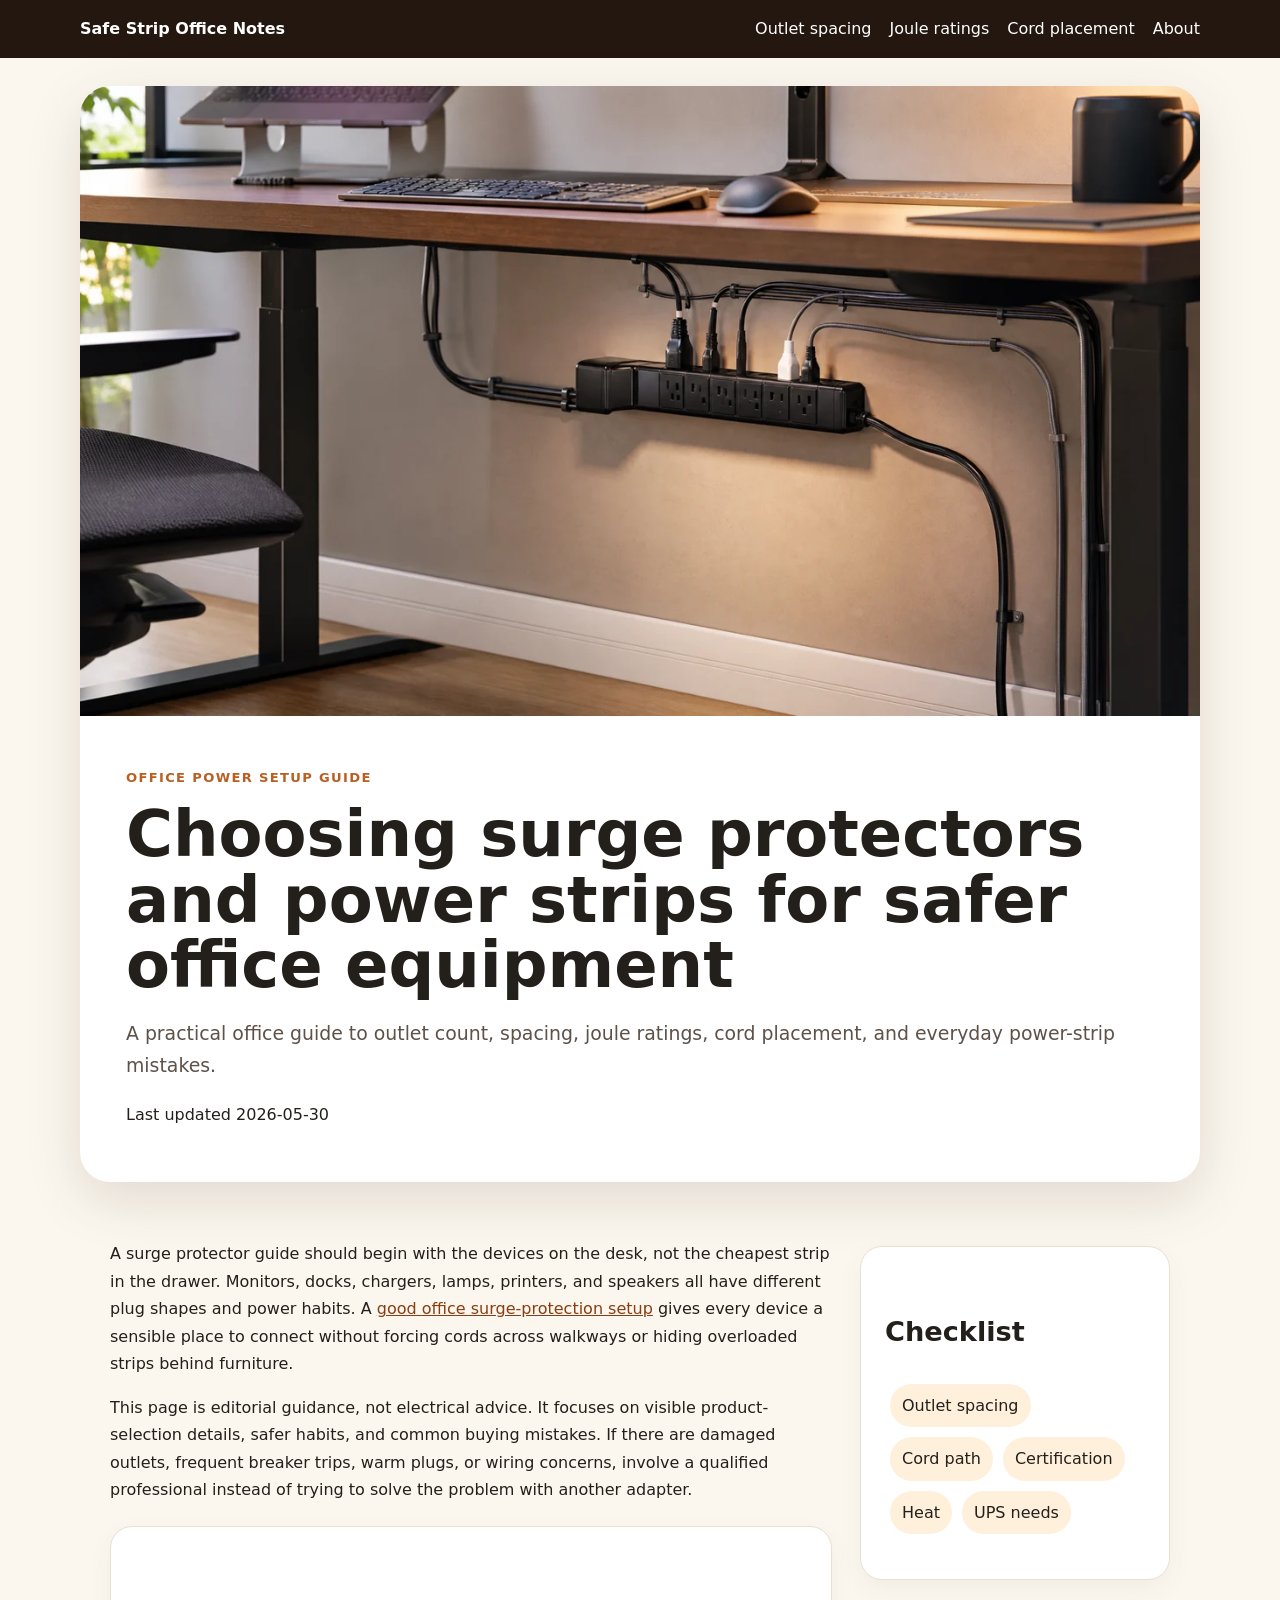
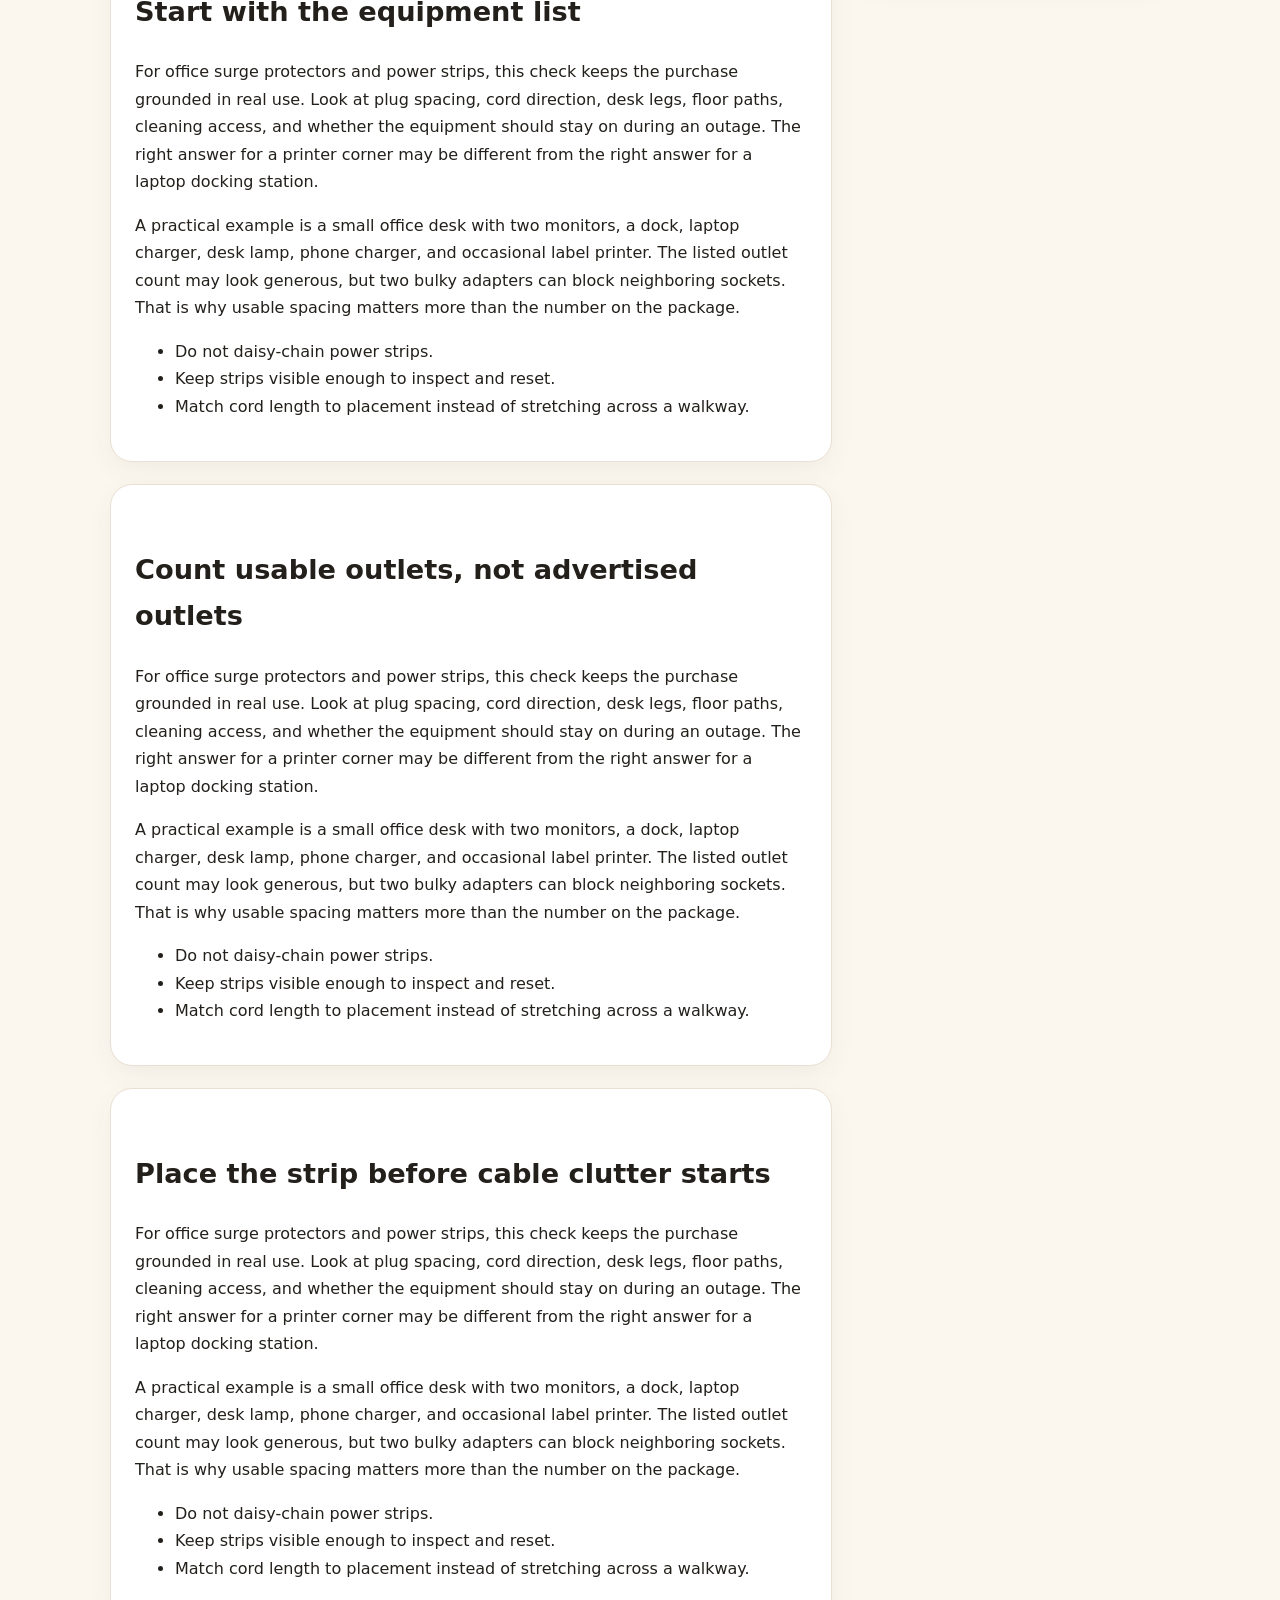
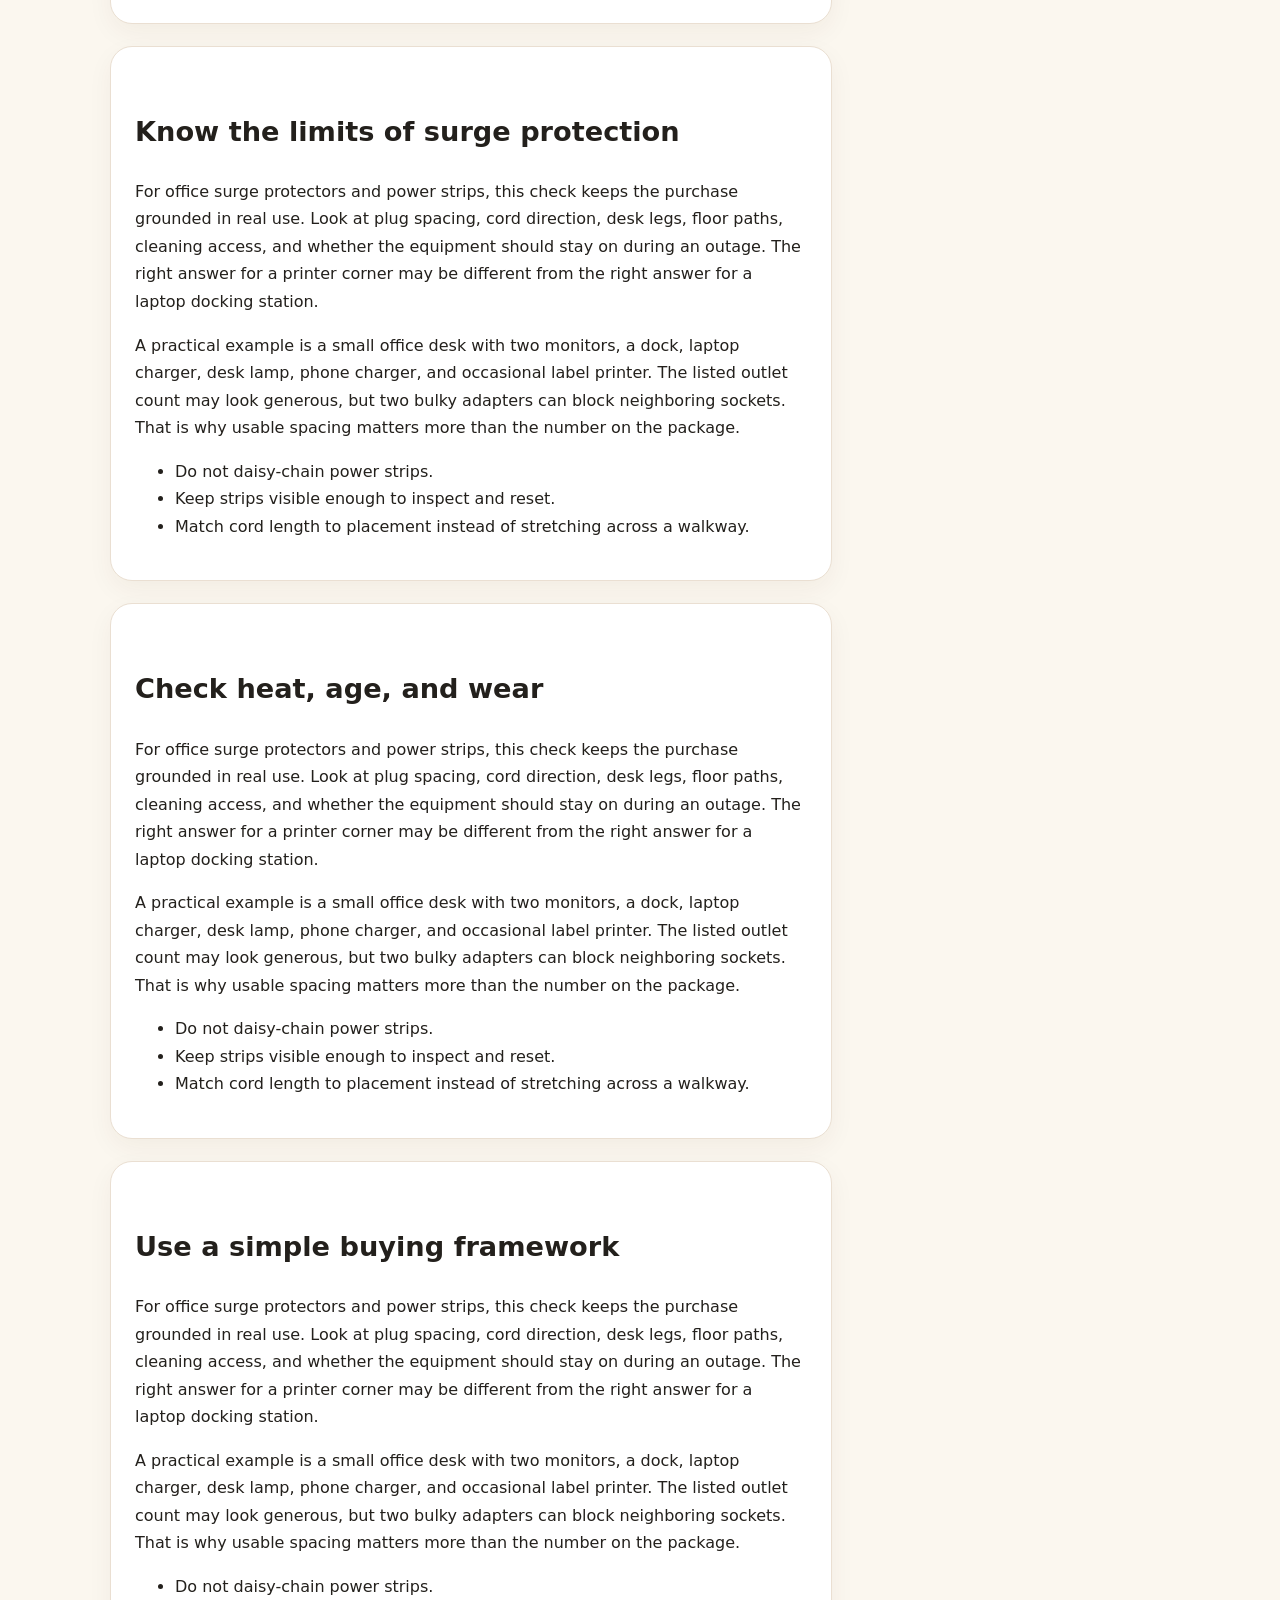
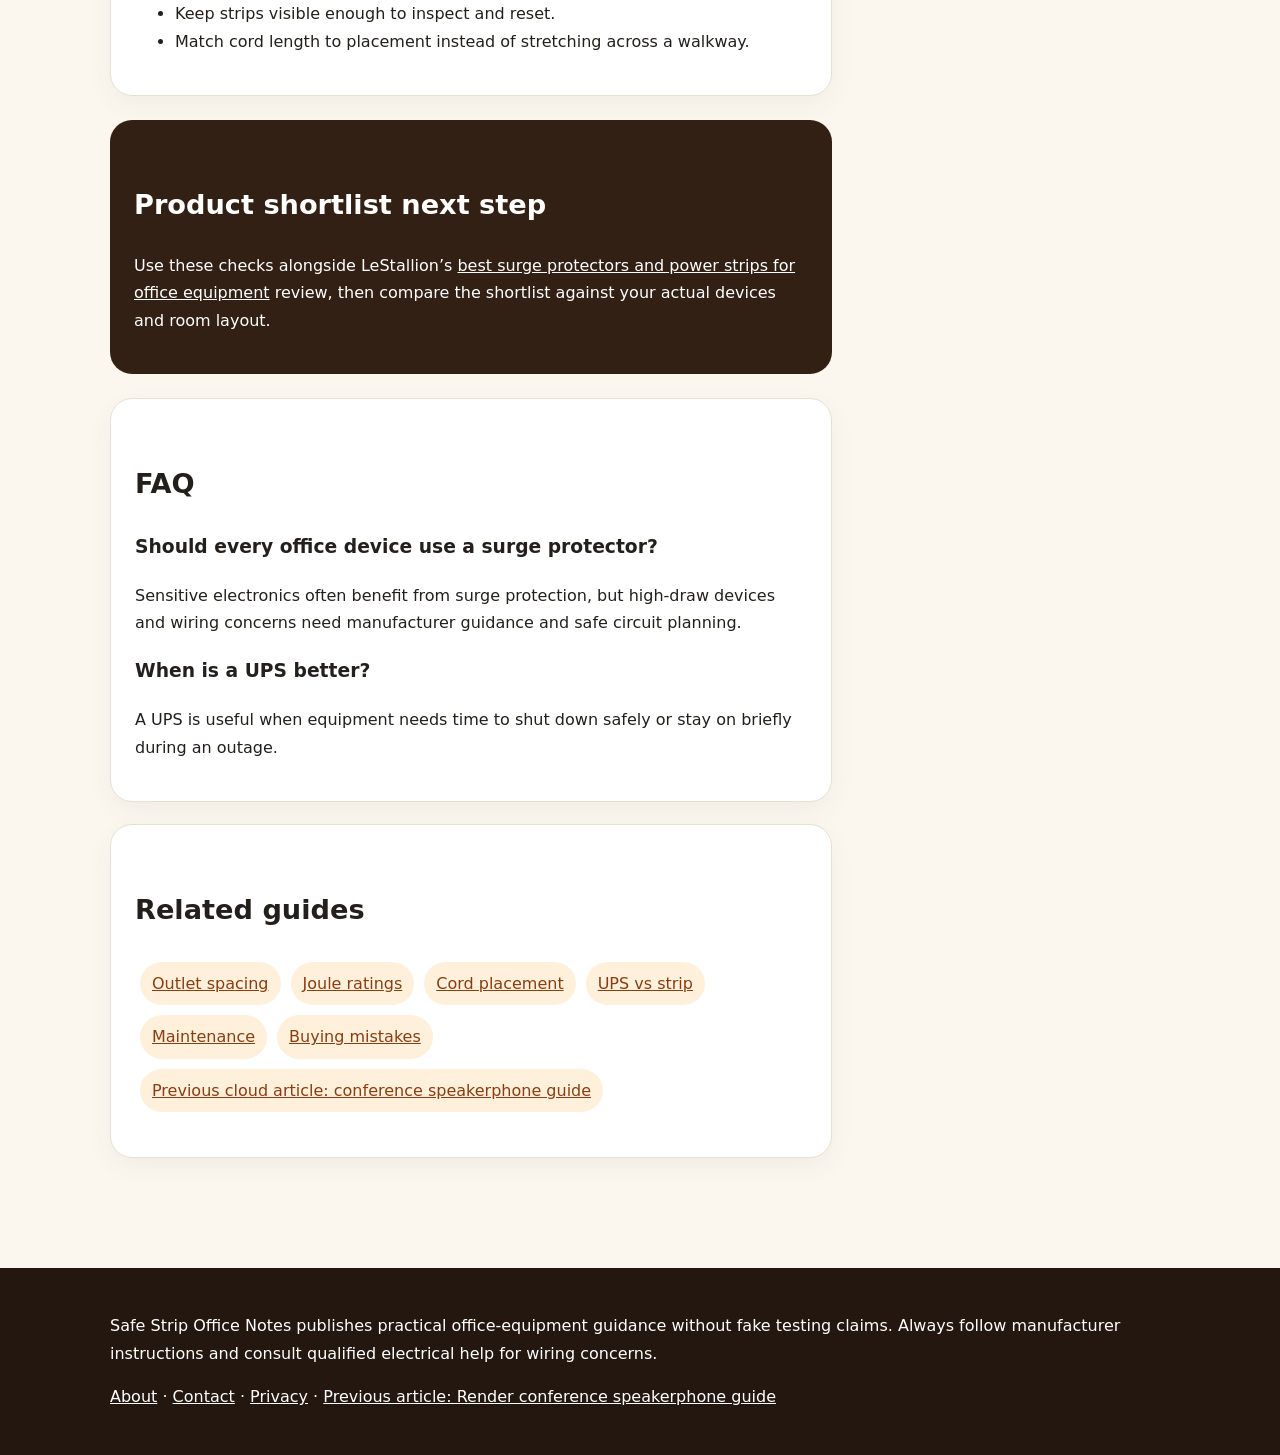
<file: index.html>
<!doctype html><html lang="en"><head><meta charset="utf-8"><meta name="viewport" content="width=device-width,initial-scale=1"><title>Surge protector guide | Safe Strip Office Notes</title><meta name="description" content="A practical office guide to outlet count, spacing, joule ratings, cord placement, and everyday power-strip mistakes."><link rel="canonical" href="https://armaragex.github.io/ls-surge-protectors/"><meta name="robots" content="index,follow,max-image-preview:large"><meta property="og:image" content="https://armaragex.github.io/ls-surge-protectors/assets/surge-protector-office-cable-setup.webp"><link rel="stylesheet" href="https://armaragex.github.io/ls-surge-protectors/assets/style.css"><script type="application/ld+json">{"@context": "https://schema.org", "@graph": [{"@type": "Organization", "name": "Safe Strip Office Notes", "url": "https://armaragex.github.io/ls-surge-protectors/"}, {"@type": "Article", "headline": "Surge protector guide | Safe Strip Office Notes", "description": "A practical office guide to outlet count, spacing, joule ratings, cord placement, and everyday power-strip mistakes.", "image": "https://armaragex.github.io/ls-surge-protectors/assets/surge-protector-office-cable-setup.webp", "author": {"@type": "Organization", "name": "Safe Strip Office Notes"}, "dateModified": "2026-05-30", "mainEntityOfPage": "https://armaragex.github.io/ls-surge-protectors/"}, {"@type": "FAQPage", "mainEntity": [{"@type": "Question", "name": "How should an office compare surge protectors?", "acceptedAnswer": {"@type": "Answer", "text": "Compare outlet spacing, cord length, protection rating, safety certification, placement, and whether the equipment needs battery backup instead."}}, {"@type": "Question", "name": "Can a power strip replace safe wiring?", "acceptedAnswer": {"@type": "Answer", "text": "No. A power strip is not a fix for overloaded circuits, damaged outlets, or unsafe wiring."}}]}]}</script></head><body><div class="top"><nav class="nav"><a class="brand" href="https://armaragex.github.io/ls-surge-protectors/">Safe Strip Office Notes</a><a href="https://armaragex.github.io/ls-surge-protectors/outlet-spacing/">Outlet spacing</a><a href="https://armaragex.github.io/ls-surge-protectors/joule-ratings/">Joule ratings</a><a href="https://armaragex.github.io/ls-surge-protectors/cord-placement/">Cord placement</a><a href="https://armaragex.github.io/ls-surge-protectors/about.html">About</a></nav></div><section class="hero"><img src="https://armaragex.github.io/ls-surge-protectors/assets/surge-protector-office-cable-setup.webp" alt="Surge protector power strip under an office desk with neatly routed equipment cables"><div class="copy"><p class="kicker">Office power setup guide</p><h1>Choosing surge protectors and power strips for safer office equipment</h1><p class="dek">A practical office guide to outlet count, spacing, joule ratings, cord placement, and everyday power-strip mistakes.</p><p>Last updated 2026-05-30</p></div></section><main class="wrap grid"><article><p>A surge protector guide should begin with the devices on the desk, not the cheapest strip in the drawer. Monitors, docks, chargers, lamps, printers, and speakers all have different plug shapes and power habits. A <a href="https://lestallion.com/blogs/product-reviews/best-surge-protectors-power-strips-for-office-equipment">good office surge-protection setup</a> gives every device a sensible place to connect without forcing cords across walkways or hiding overloaded strips behind furniture.</p><p>This page is editorial guidance, not electrical advice. It focuses on visible product-selection details, safer habits, and common buying mistakes. If there are damaged outlets, frequent breaker trips, warm plugs, or wiring concerns, involve a qualified professional instead of trying to solve the problem with another adapter.</p><section class="card"><h2>Start with the equipment list</h2><p>For office surge protectors and power strips, this check keeps the purchase grounded in real use. Look at plug spacing, cord direction, desk legs, floor paths, cleaning access, and whether the equipment should stay on during an outage. The right answer for a printer corner may be different from the right answer for a laptop docking station.</p><p>A practical example is a small office desk with two monitors, a dock, laptop charger, desk lamp, phone charger, and occasional label printer. The listed outlet count may look generous, but two bulky adapters can block neighboring sockets. That is why usable spacing matters more than the number on the package.</p><ul><li>Do not daisy-chain power strips.</li><li>Keep strips visible enough to inspect and reset.</li><li>Match cord length to placement instead of stretching across a walkway.</li></ul></section><section class="card"><h2>Count usable outlets, not advertised outlets</h2><p>For office surge protectors and power strips, this check keeps the purchase grounded in real use. Look at plug spacing, cord direction, desk legs, floor paths, cleaning access, and whether the equipment should stay on during an outage. The right answer for a printer corner may be different from the right answer for a laptop docking station.</p><p>A practical example is a small office desk with two monitors, a dock, laptop charger, desk lamp, phone charger, and occasional label printer. The listed outlet count may look generous, but two bulky adapters can block neighboring sockets. That is why usable spacing matters more than the number on the package.</p><ul><li>Do not daisy-chain power strips.</li><li>Keep strips visible enough to inspect and reset.</li><li>Match cord length to placement instead of stretching across a walkway.</li></ul></section><section class="card"><h2>Place the strip before cable clutter starts</h2><p>For office surge protectors and power strips, this check keeps the purchase grounded in real use. Look at plug spacing, cord direction, desk legs, floor paths, cleaning access, and whether the equipment should stay on during an outage. The right answer for a printer corner may be different from the right answer for a laptop docking station.</p><p>A practical example is a small office desk with two monitors, a dock, laptop charger, desk lamp, phone charger, and occasional label printer. The listed outlet count may look generous, but two bulky adapters can block neighboring sockets. That is why usable spacing matters more than the number on the package.</p><ul><li>Do not daisy-chain power strips.</li><li>Keep strips visible enough to inspect and reset.</li><li>Match cord length to placement instead of stretching across a walkway.</li></ul></section><section class="card"><h2>Know the limits of surge protection</h2><p>For office surge protectors and power strips, this check keeps the purchase grounded in real use. Look at plug spacing, cord direction, desk legs, floor paths, cleaning access, and whether the equipment should stay on during an outage. The right answer for a printer corner may be different from the right answer for a laptop docking station.</p><p>A practical example is a small office desk with two monitors, a dock, laptop charger, desk lamp, phone charger, and occasional label printer. The listed outlet count may look generous, but two bulky adapters can block neighboring sockets. That is why usable spacing matters more than the number on the package.</p><ul><li>Do not daisy-chain power strips.</li><li>Keep strips visible enough to inspect and reset.</li><li>Match cord length to placement instead of stretching across a walkway.</li></ul></section><section class="card"><h2>Check heat, age, and wear</h2><p>For office surge protectors and power strips, this check keeps the purchase grounded in real use. Look at plug spacing, cord direction, desk legs, floor paths, cleaning access, and whether the equipment should stay on during an outage. The right answer for a printer corner may be different from the right answer for a laptop docking station.</p><p>A practical example is a small office desk with two monitors, a dock, laptop charger, desk lamp, phone charger, and occasional label printer. The listed outlet count may look generous, but two bulky adapters can block neighboring sockets. That is why usable spacing matters more than the number on the package.</p><ul><li>Do not daisy-chain power strips.</li><li>Keep strips visible enough to inspect and reset.</li><li>Match cord length to placement instead of stretching across a walkway.</li></ul></section><section class="card"><h2>Use a simple buying framework</h2><p>For office surge protectors and power strips, this check keeps the purchase grounded in real use. Look at plug spacing, cord direction, desk legs, floor paths, cleaning access, and whether the equipment should stay on during an outage. The right answer for a printer corner may be different from the right answer for a laptop docking station.</p><p>A practical example is a small office desk with two monitors, a dock, laptop charger, desk lamp, phone charger, and occasional label printer. The listed outlet count may look generous, but two bulky adapters can block neighboring sockets. That is why usable spacing matters more than the number on the package.</p><ul><li>Do not daisy-chain power strips.</li><li>Keep strips visible enough to inspect and reset.</li><li>Match cord length to placement instead of stretching across a walkway.</li></ul></section><div class="callout"><h2>Product shortlist next step</h2><p>Use these checks alongside LeStallion’s <a href="https://lestallion.com/blogs/product-reviews/best-surge-protectors-power-strips-for-office-equipment">best surge protectors and power strips for office equipment</a> review, then compare the shortlist against your actual devices and room layout.</p></div><section class="faq"><h2>FAQ</h2><h3>Should every office device use a surge protector?</h3><p>Sensitive electronics often benefit from surge protection, but high-draw devices and wiring concerns need manufacturer guidance and safe circuit planning.</p><h3>When is a UPS better?</h3><p>A UPS is useful when equipment needs time to shut down safely or stay on briefly during an outage.</p></section><section class="note"><h2>Related guides</h2><p><a class="pill" href="https://armaragex.github.io/ls-surge-protectors/outlet-spacing/">Outlet spacing</a><a class="pill" href="https://armaragex.github.io/ls-surge-protectors/joule-ratings/">Joule ratings</a><a class="pill" href="https://armaragex.github.io/ls-surge-protectors/cord-placement/">Cord placement</a><a class="pill" href="https://armaragex.github.io/ls-surge-protectors/ups-vs-strip/">UPS vs strip</a><a class="pill" href="https://armaragex.github.io/ls-surge-protectors/maintenance/">Maintenance</a><a class="pill" href="https://armaragex.github.io/ls-surge-protectors/buying-mistakes/">Buying mistakes</a><a class="pill" href="https://ls-conference-speakerphones.onrender.com/">Previous cloud article: conference speakerphone guide</a></p></section></article><aside><div class="card toc"><h2>Checklist</h2><p><span class="pill">Outlet spacing</span><span class="pill">Cord path</span><span class="pill">Certification</span><span class="pill">Heat</span><span class="pill">UPS needs</span></p></div></aside></main><footer class="footer"><div class="wrap"><p>Safe Strip Office Notes publishes practical office-equipment guidance without fake testing claims. Always follow manufacturer instructions and consult qualified electrical help for wiring concerns.</p><p><a href="https://armaragex.github.io/ls-surge-protectors/about.html">About</a> · <a href="https://armaragex.github.io/ls-surge-protectors/contact.html">Contact</a> · <a href="https://armaragex.github.io/ls-surge-protectors/privacy-policy.html">Privacy</a> · <a href="https://ls-conference-speakerphones.onrender.com/">Previous article: Render conference speakerphone guide</a></p></div></footer></body></html>
</file>
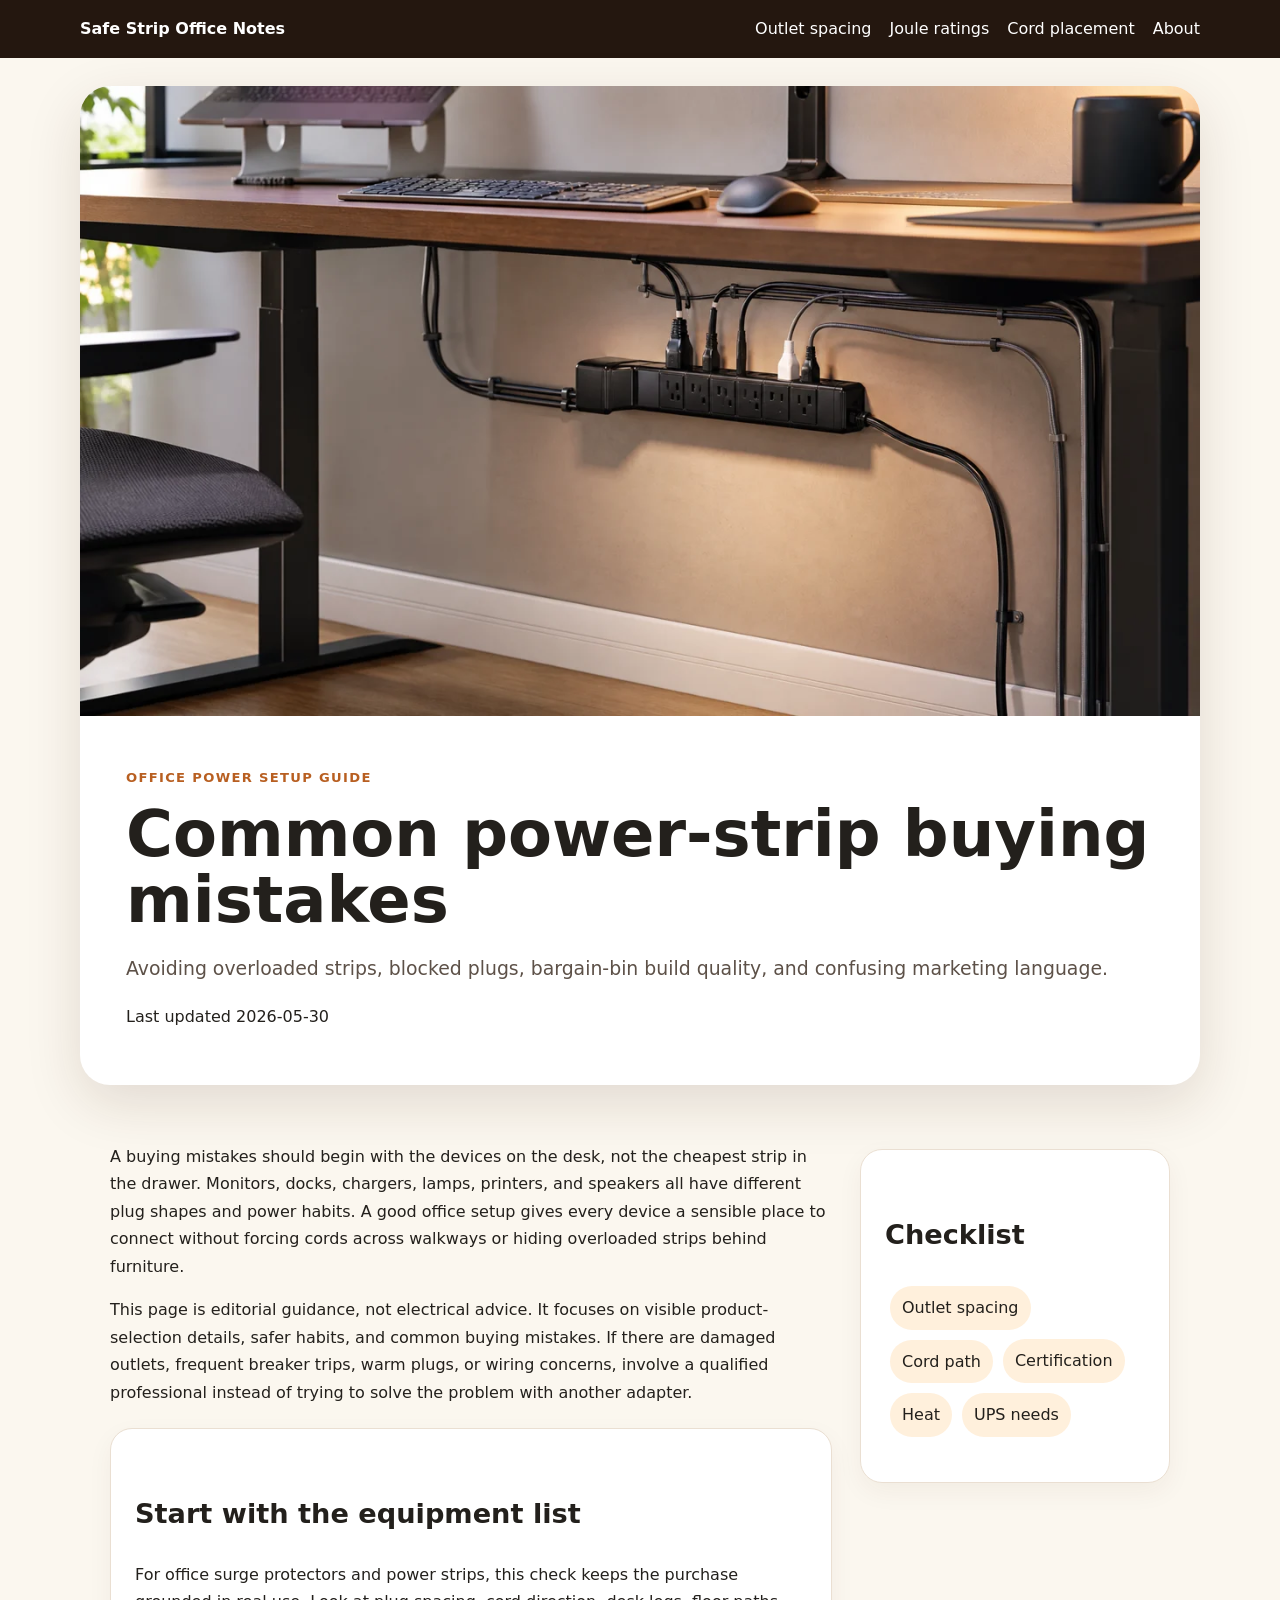
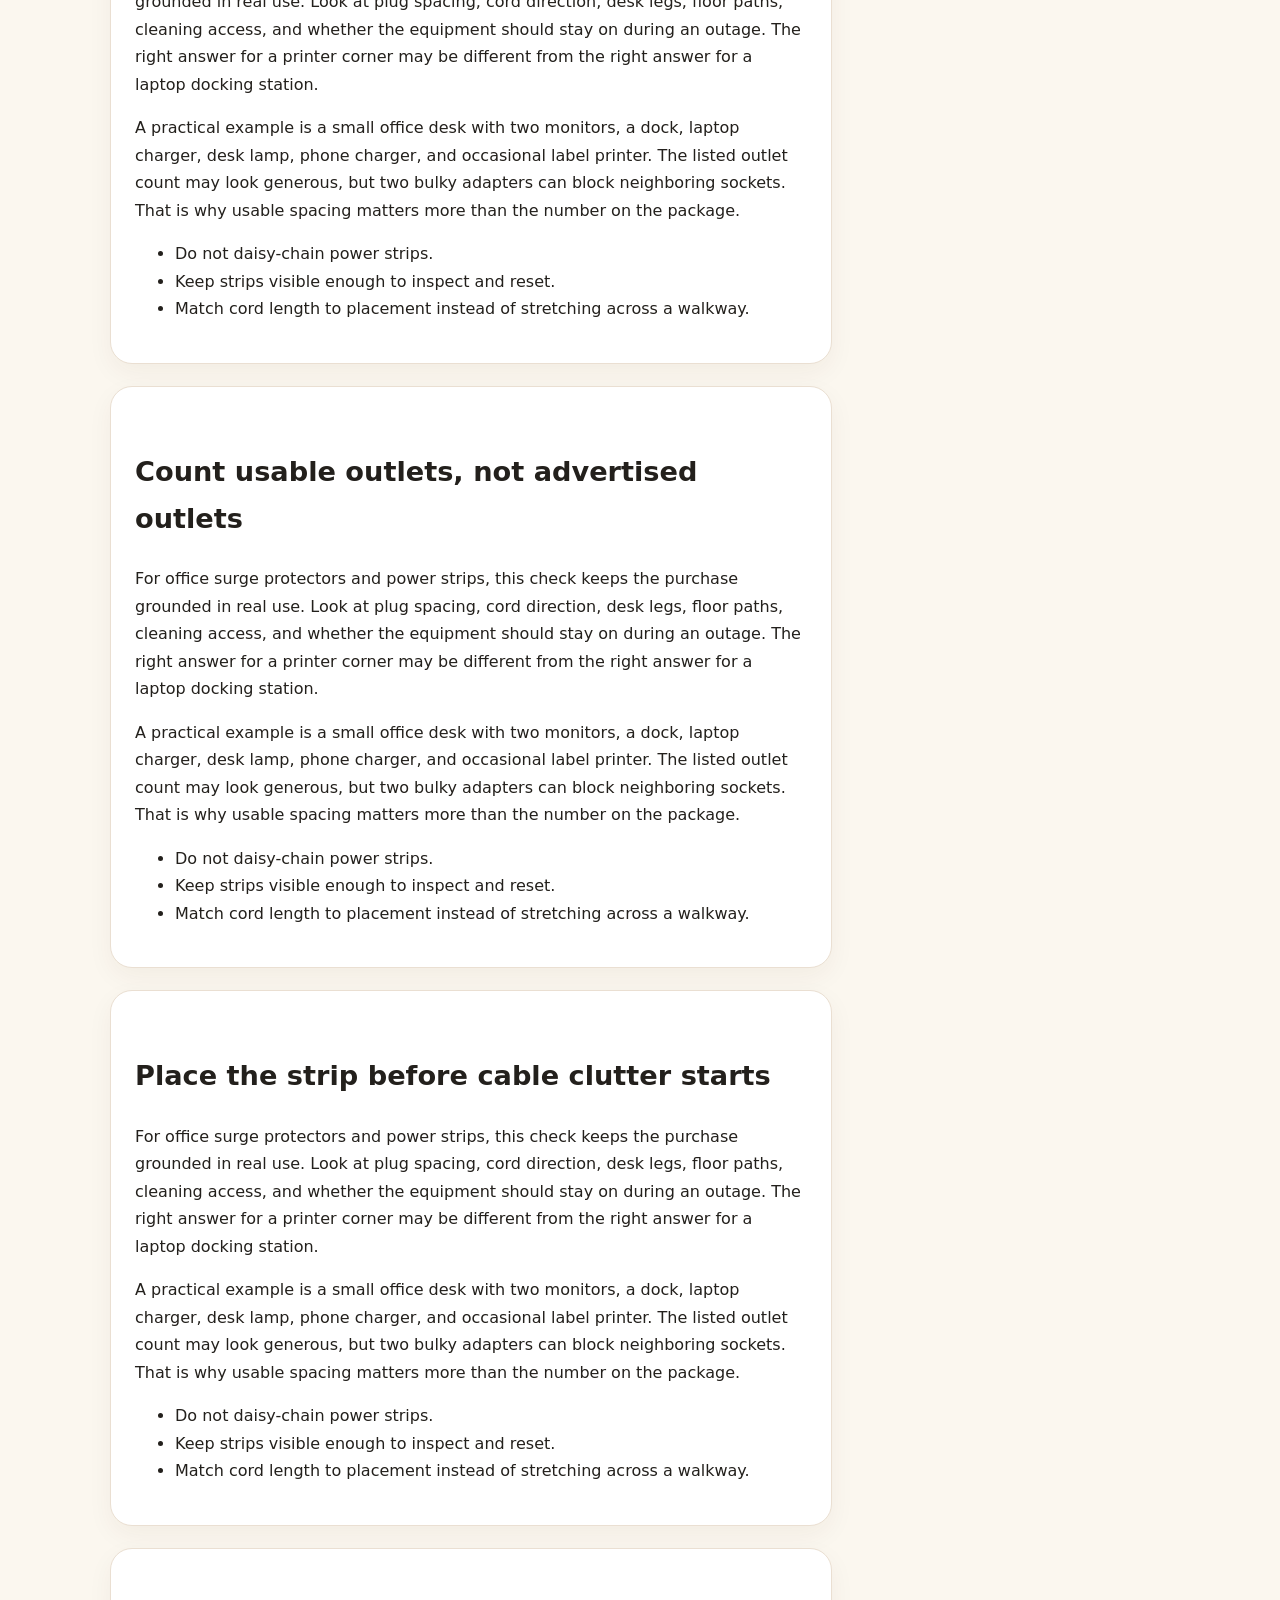
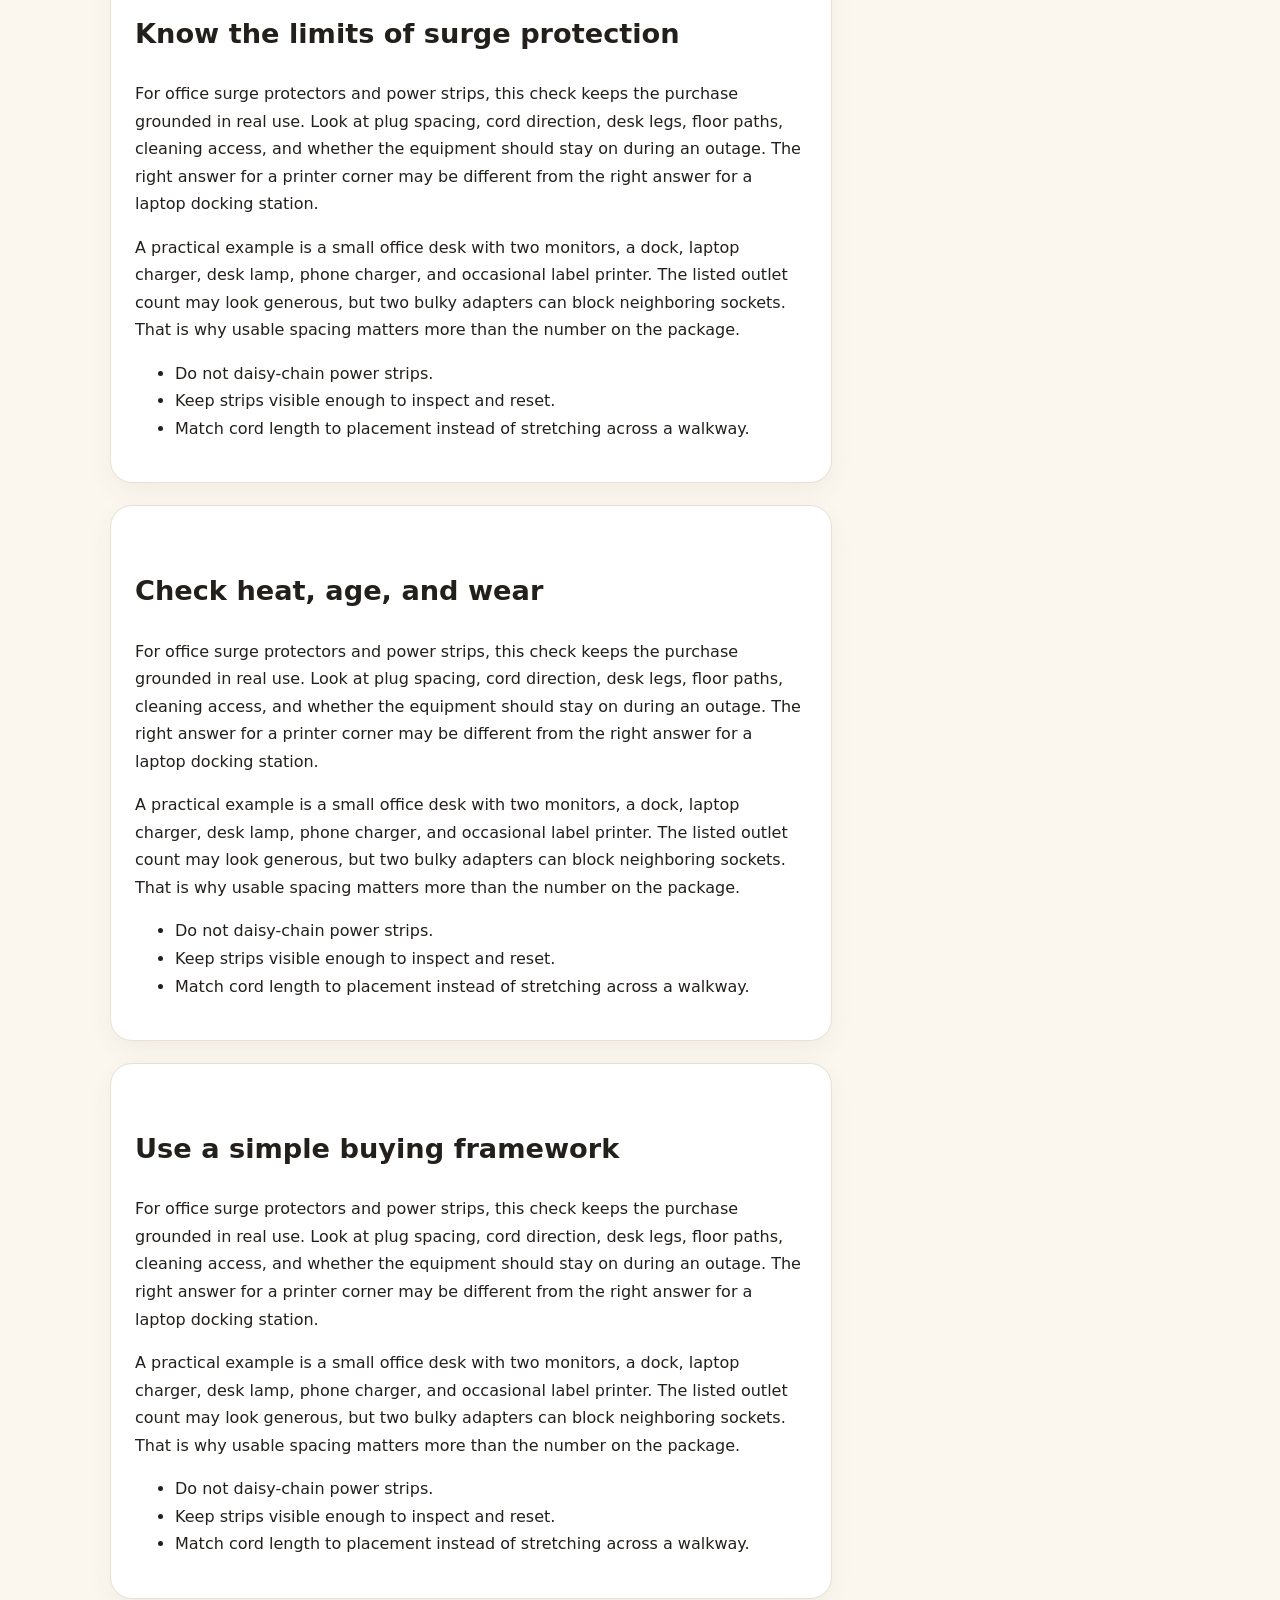
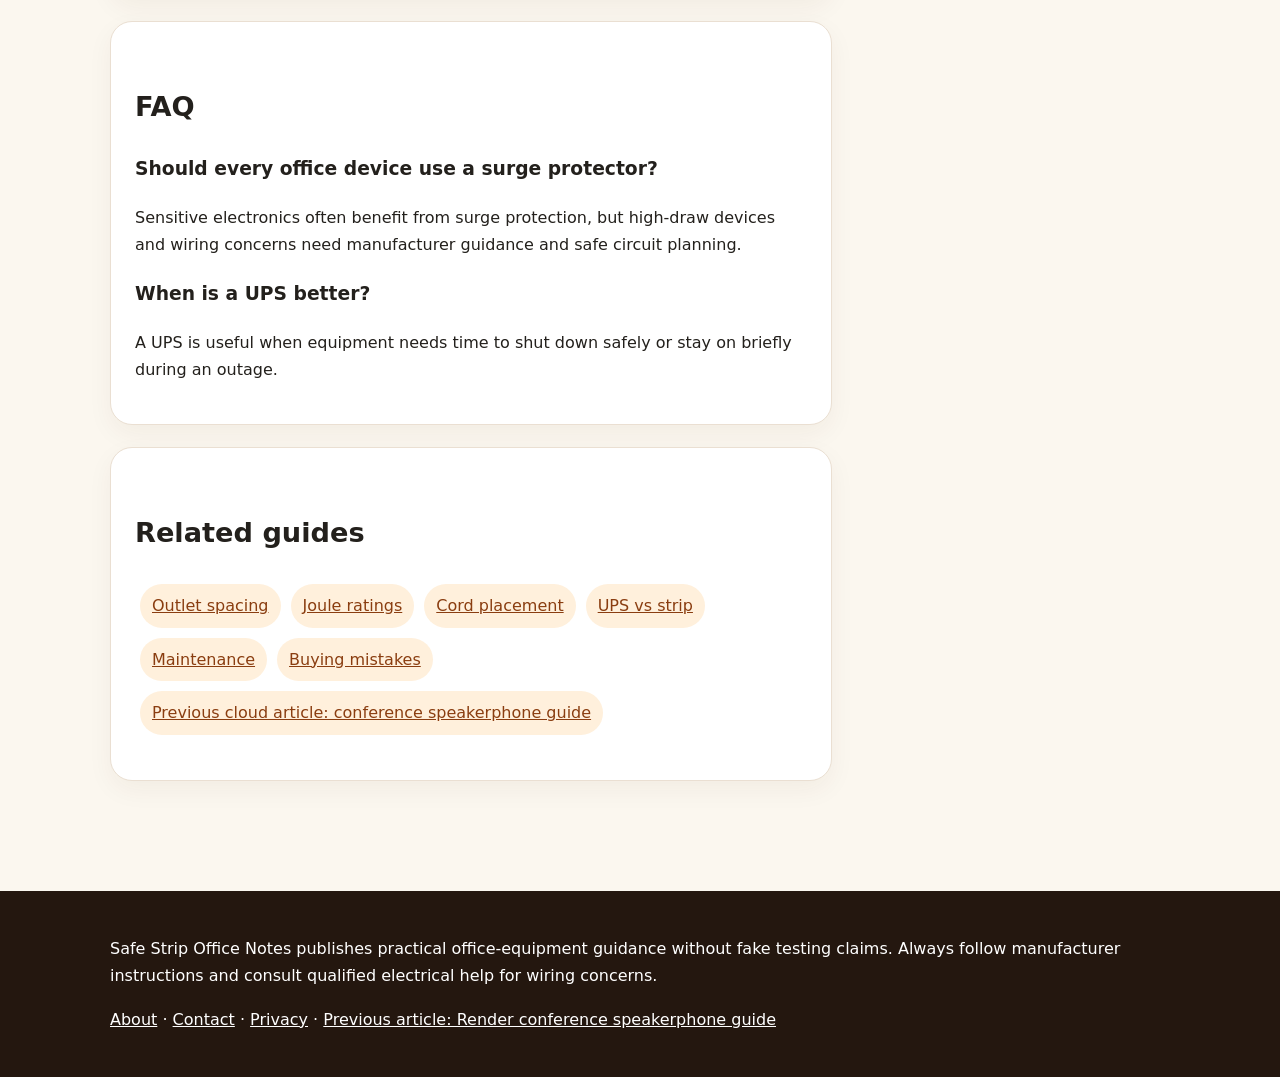
<file: buying-mistakes/index.html>
<!doctype html><html lang="en"><head><meta charset="utf-8"><meta name="viewport" content="width=device-width,initial-scale=1"><title>Buying mistakes | Safe Strip Office Notes</title><meta name="description" content="Avoiding overloaded strips, blocked plugs, bargain-bin build quality, and confusing marketing language."><link rel="canonical" href="https://armaragex.github.io/ls-surge-protectors/buying-mistakes/"><meta name="robots" content="index,follow,max-image-preview:large"><meta property="og:image" content="https://armaragex.github.io/ls-surge-protectors/assets/surge-protector-office-cable-setup.webp"><link rel="stylesheet" href="https://armaragex.github.io/ls-surge-protectors/assets/style.css"><script type="application/ld+json">{"@context": "https://schema.org", "@graph": [{"@type": "Organization", "name": "Safe Strip Office Notes", "url": "https://armaragex.github.io/ls-surge-protectors/"}, {"@type": "Article", "headline": "Buying mistakes | Safe Strip Office Notes", "description": "Avoiding overloaded strips, blocked plugs, bargain-bin build quality, and confusing marketing language.", "image": "https://armaragex.github.io/ls-surge-protectors/assets/surge-protector-office-cable-setup.webp", "author": {"@type": "Organization", "name": "Safe Strip Office Notes"}, "dateModified": "2026-05-30", "mainEntityOfPage": "https://armaragex.github.io/ls-surge-protectors/buying-mistakes/"}, {"@type": "FAQPage", "mainEntity": [{"@type": "Question", "name": "How should an office compare surge protectors?", "acceptedAnswer": {"@type": "Answer", "text": "Compare outlet spacing, cord length, protection rating, safety certification, placement, and whether the equipment needs battery backup instead."}}, {"@type": "Question", "name": "Can a power strip replace safe wiring?", "acceptedAnswer": {"@type": "Answer", "text": "No. A power strip is not a fix for overloaded circuits, damaged outlets, or unsafe wiring."}}]}]}</script></head><body><div class="top"><nav class="nav"><a class="brand" href="https://armaragex.github.io/ls-surge-protectors/">Safe Strip Office Notes</a><a href="https://armaragex.github.io/ls-surge-protectors/outlet-spacing/">Outlet spacing</a><a href="https://armaragex.github.io/ls-surge-protectors/joule-ratings/">Joule ratings</a><a href="https://armaragex.github.io/ls-surge-protectors/cord-placement/">Cord placement</a><a href="https://armaragex.github.io/ls-surge-protectors/about.html">About</a></nav></div><section class="hero"><img src="https://armaragex.github.io/ls-surge-protectors/assets/surge-protector-office-cable-setup.webp" alt="Surge protector power strip under an office desk with neatly routed equipment cables"><div class="copy"><p class="kicker">Office power setup guide</p><h1>Common power-strip buying mistakes</h1><p class="dek">Avoiding overloaded strips, blocked plugs, bargain-bin build quality, and confusing marketing language.</p><p>Last updated 2026-05-30</p></div></section><main class="wrap grid"><article><p>A buying mistakes should begin with the devices on the desk, not the cheapest strip in the drawer. Monitors, docks, chargers, lamps, printers, and speakers all have different plug shapes and power habits. A good office setup gives every device a sensible place to connect without forcing cords across walkways or hiding overloaded strips behind furniture.</p><p>This page is editorial guidance, not electrical advice. It focuses on visible product-selection details, safer habits, and common buying mistakes. If there are damaged outlets, frequent breaker trips, warm plugs, or wiring concerns, involve a qualified professional instead of trying to solve the problem with another adapter.</p><section class="card"><h2>Start with the equipment list</h2><p>For office surge protectors and power strips, this check keeps the purchase grounded in real use. Look at plug spacing, cord direction, desk legs, floor paths, cleaning access, and whether the equipment should stay on during an outage. The right answer for a printer corner may be different from the right answer for a laptop docking station.</p><p>A practical example is a small office desk with two monitors, a dock, laptop charger, desk lamp, phone charger, and occasional label printer. The listed outlet count may look generous, but two bulky adapters can block neighboring sockets. That is why usable spacing matters more than the number on the package.</p><ul><li>Do not daisy-chain power strips.</li><li>Keep strips visible enough to inspect and reset.</li><li>Match cord length to placement instead of stretching across a walkway.</li></ul></section><section class="card"><h2>Count usable outlets, not advertised outlets</h2><p>For office surge protectors and power strips, this check keeps the purchase grounded in real use. Look at plug spacing, cord direction, desk legs, floor paths, cleaning access, and whether the equipment should stay on during an outage. The right answer for a printer corner may be different from the right answer for a laptop docking station.</p><p>A practical example is a small office desk with two monitors, a dock, laptop charger, desk lamp, phone charger, and occasional label printer. The listed outlet count may look generous, but two bulky adapters can block neighboring sockets. That is why usable spacing matters more than the number on the package.</p><ul><li>Do not daisy-chain power strips.</li><li>Keep strips visible enough to inspect and reset.</li><li>Match cord length to placement instead of stretching across a walkway.</li></ul></section><section class="card"><h2>Place the strip before cable clutter starts</h2><p>For office surge protectors and power strips, this check keeps the purchase grounded in real use. Look at plug spacing, cord direction, desk legs, floor paths, cleaning access, and whether the equipment should stay on during an outage. The right answer for a printer corner may be different from the right answer for a laptop docking station.</p><p>A practical example is a small office desk with two monitors, a dock, laptop charger, desk lamp, phone charger, and occasional label printer. The listed outlet count may look generous, but two bulky adapters can block neighboring sockets. That is why usable spacing matters more than the number on the package.</p><ul><li>Do not daisy-chain power strips.</li><li>Keep strips visible enough to inspect and reset.</li><li>Match cord length to placement instead of stretching across a walkway.</li></ul></section><section class="card"><h2>Know the limits of surge protection</h2><p>For office surge protectors and power strips, this check keeps the purchase grounded in real use. Look at plug spacing, cord direction, desk legs, floor paths, cleaning access, and whether the equipment should stay on during an outage. The right answer for a printer corner may be different from the right answer for a laptop docking station.</p><p>A practical example is a small office desk with two monitors, a dock, laptop charger, desk lamp, phone charger, and occasional label printer. The listed outlet count may look generous, but two bulky adapters can block neighboring sockets. That is why usable spacing matters more than the number on the package.</p><ul><li>Do not daisy-chain power strips.</li><li>Keep strips visible enough to inspect and reset.</li><li>Match cord length to placement instead of stretching across a walkway.</li></ul></section><section class="card"><h2>Check heat, age, and wear</h2><p>For office surge protectors and power strips, this check keeps the purchase grounded in real use. Look at plug spacing, cord direction, desk legs, floor paths, cleaning access, and whether the equipment should stay on during an outage. The right answer for a printer corner may be different from the right answer for a laptop docking station.</p><p>A practical example is a small office desk with two monitors, a dock, laptop charger, desk lamp, phone charger, and occasional label printer. The listed outlet count may look generous, but two bulky adapters can block neighboring sockets. That is why usable spacing matters more than the number on the package.</p><ul><li>Do not daisy-chain power strips.</li><li>Keep strips visible enough to inspect and reset.</li><li>Match cord length to placement instead of stretching across a walkway.</li></ul></section><section class="card"><h2>Use a simple buying framework</h2><p>For office surge protectors and power strips, this check keeps the purchase grounded in real use. Look at plug spacing, cord direction, desk legs, floor paths, cleaning access, and whether the equipment should stay on during an outage. The right answer for a printer corner may be different from the right answer for a laptop docking station.</p><p>A practical example is a small office desk with two monitors, a dock, laptop charger, desk lamp, phone charger, and occasional label printer. The listed outlet count may look generous, but two bulky adapters can block neighboring sockets. That is why usable spacing matters more than the number on the package.</p><ul><li>Do not daisy-chain power strips.</li><li>Keep strips visible enough to inspect and reset.</li><li>Match cord length to placement instead of stretching across a walkway.</li></ul></section><section class="faq"><h2>FAQ</h2><h3>Should every office device use a surge protector?</h3><p>Sensitive electronics often benefit from surge protection, but high-draw devices and wiring concerns need manufacturer guidance and safe circuit planning.</p><h3>When is a UPS better?</h3><p>A UPS is useful when equipment needs time to shut down safely or stay on briefly during an outage.</p></section><section class="note"><h2>Related guides</h2><p><a class="pill" href="https://armaragex.github.io/ls-surge-protectors/outlet-spacing/">Outlet spacing</a><a class="pill" href="https://armaragex.github.io/ls-surge-protectors/joule-ratings/">Joule ratings</a><a class="pill" href="https://armaragex.github.io/ls-surge-protectors/cord-placement/">Cord placement</a><a class="pill" href="https://armaragex.github.io/ls-surge-protectors/ups-vs-strip/">UPS vs strip</a><a class="pill" href="https://armaragex.github.io/ls-surge-protectors/maintenance/">Maintenance</a><a class="pill" href="https://armaragex.github.io/ls-surge-protectors/buying-mistakes/">Buying mistakes</a><a class="pill" href="https://ls-conference-speakerphones.onrender.com/">Previous cloud article: conference speakerphone guide</a></p></section></article><aside><div class="card toc"><h2>Checklist</h2><p><span class="pill">Outlet spacing</span><span class="pill">Cord path</span><span class="pill">Certification</span><span class="pill">Heat</span><span class="pill">UPS needs</span></p></div></aside></main><footer class="footer"><div class="wrap"><p>Safe Strip Office Notes publishes practical office-equipment guidance without fake testing claims. Always follow manufacturer instructions and consult qualified electrical help for wiring concerns.</p><p><a href="https://armaragex.github.io/ls-surge-protectors/about.html">About</a> · <a href="https://armaragex.github.io/ls-surge-protectors/contact.html">Contact</a> · <a href="https://armaragex.github.io/ls-surge-protectors/privacy-policy.html">Privacy</a> · <a href="https://ls-conference-speakerphones.onrender.com/">Previous article: Render conference speakerphone guide</a></p></div></footer></body></html>
</file>
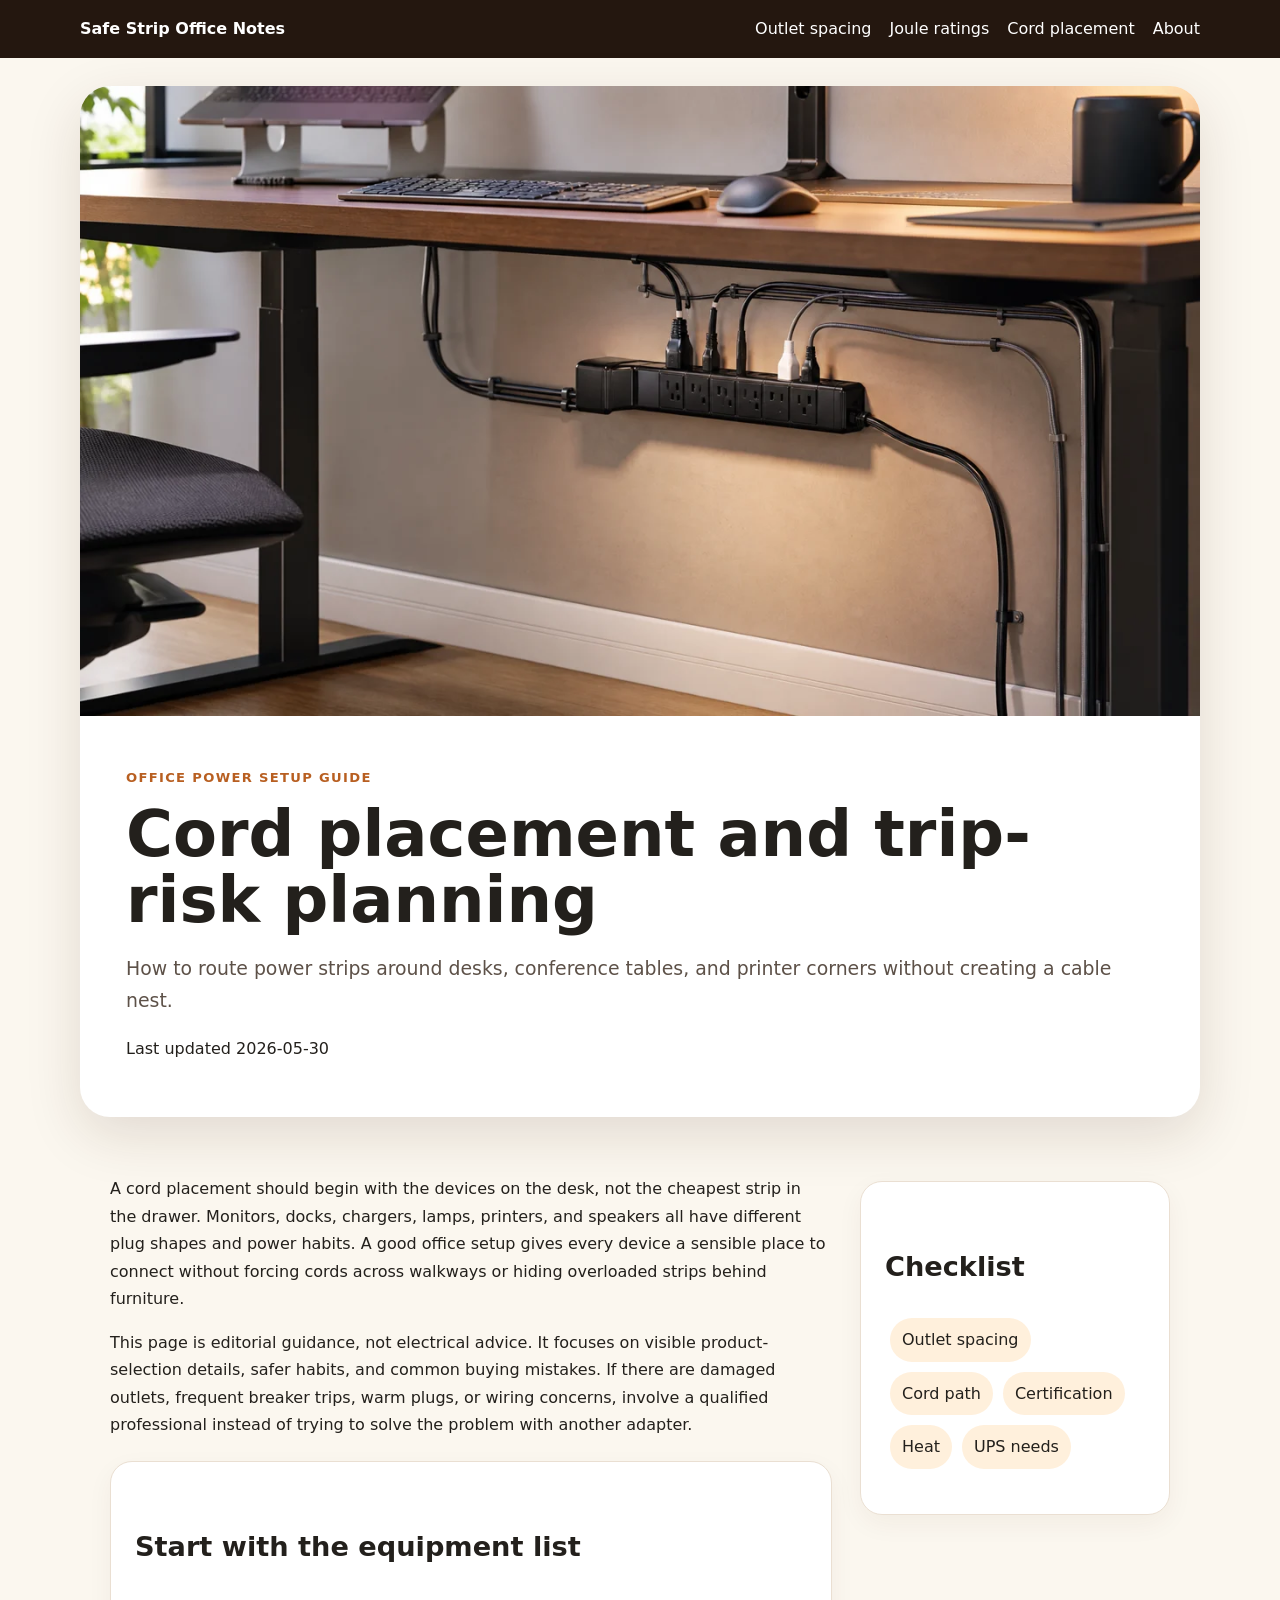
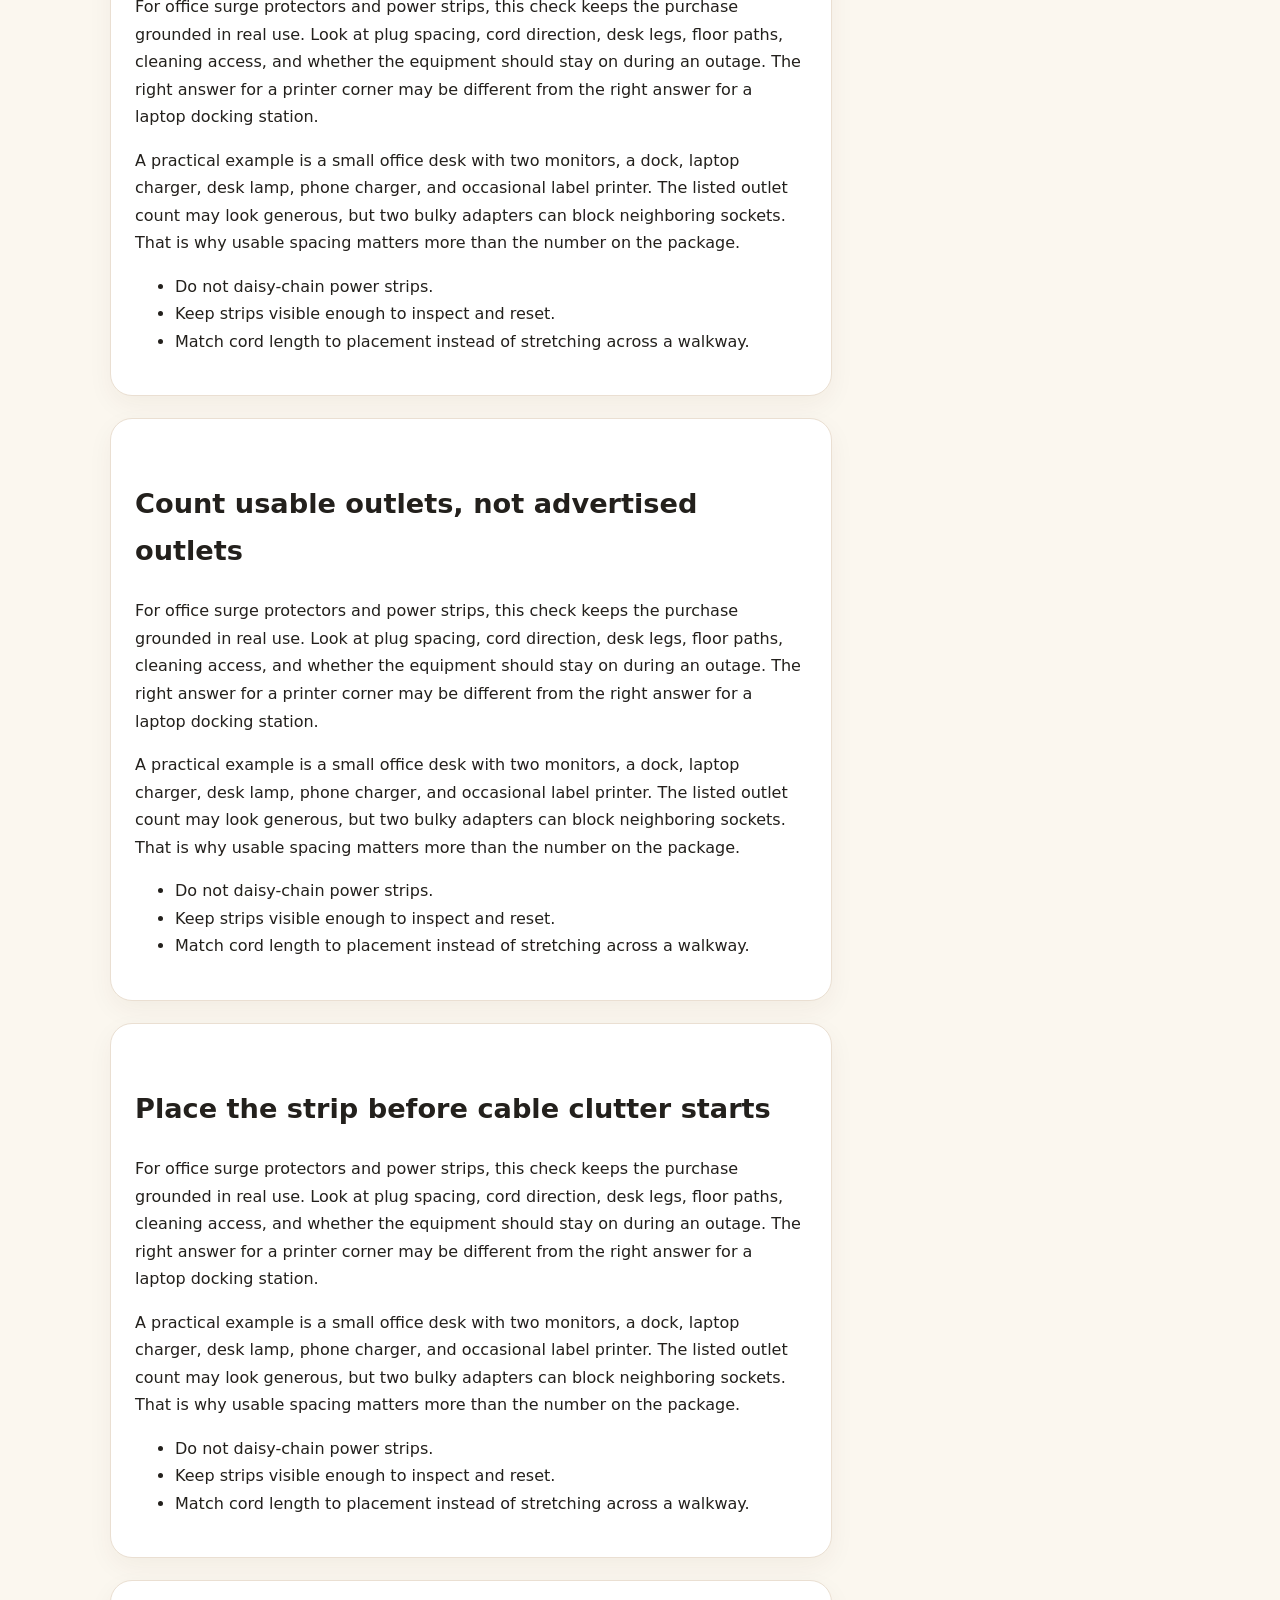
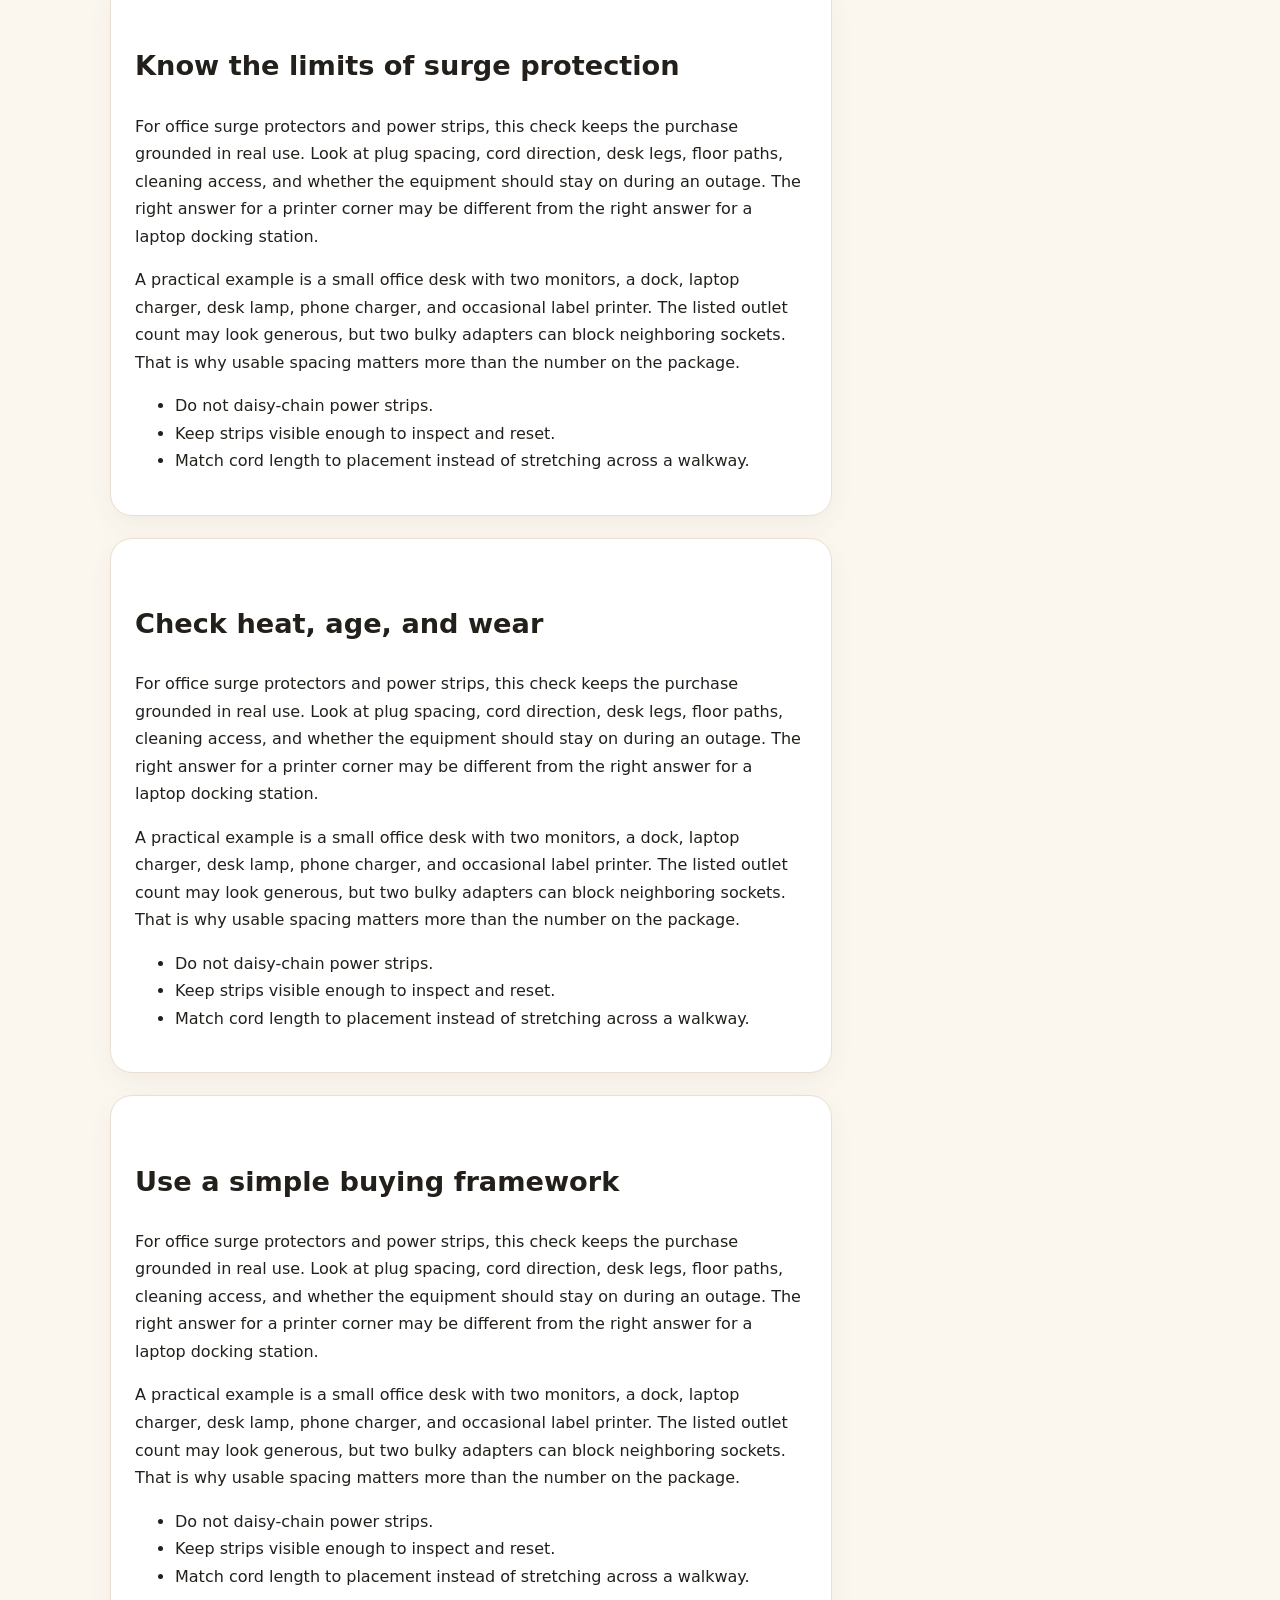
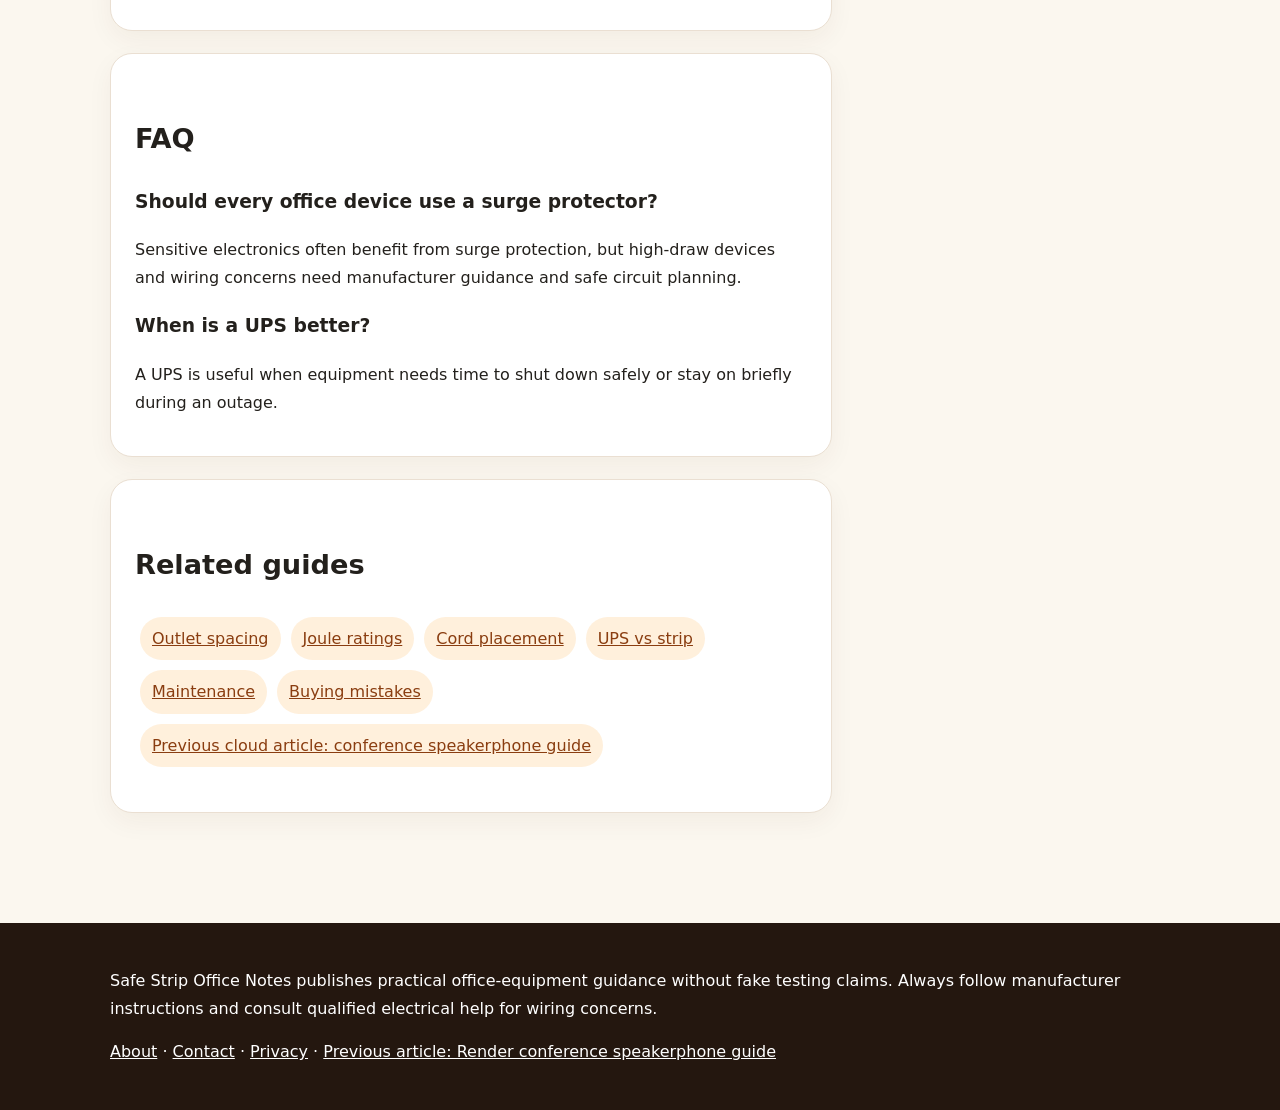
<file: cord-placement/index.html>
<!doctype html><html lang="en"><head><meta charset="utf-8"><meta name="viewport" content="width=device-width,initial-scale=1"><title>Cord placement | Safe Strip Office Notes</title><meta name="description" content="How to route power strips around desks, conference tables, and printer corners without creating a cable nest."><link rel="canonical" href="https://armaragex.github.io/ls-surge-protectors/cord-placement/"><meta name="robots" content="index,follow,max-image-preview:large"><meta property="og:image" content="https://armaragex.github.io/ls-surge-protectors/assets/surge-protector-office-cable-setup.webp"><link rel="stylesheet" href="https://armaragex.github.io/ls-surge-protectors/assets/style.css"><script type="application/ld+json">{"@context": "https://schema.org", "@graph": [{"@type": "Organization", "name": "Safe Strip Office Notes", "url": "https://armaragex.github.io/ls-surge-protectors/"}, {"@type": "Article", "headline": "Cord placement | Safe Strip Office Notes", "description": "How to route power strips around desks, conference tables, and printer corners without creating a cable nest.", "image": "https://armaragex.github.io/ls-surge-protectors/assets/surge-protector-office-cable-setup.webp", "author": {"@type": "Organization", "name": "Safe Strip Office Notes"}, "dateModified": "2026-05-30", "mainEntityOfPage": "https://armaragex.github.io/ls-surge-protectors/cord-placement/"}, {"@type": "FAQPage", "mainEntity": [{"@type": "Question", "name": "How should an office compare surge protectors?", "acceptedAnswer": {"@type": "Answer", "text": "Compare outlet spacing, cord length, protection rating, safety certification, placement, and whether the equipment needs battery backup instead."}}, {"@type": "Question", "name": "Can a power strip replace safe wiring?", "acceptedAnswer": {"@type": "Answer", "text": "No. A power strip is not a fix for overloaded circuits, damaged outlets, or unsafe wiring."}}]}]}</script></head><body><div class="top"><nav class="nav"><a class="brand" href="https://armaragex.github.io/ls-surge-protectors/">Safe Strip Office Notes</a><a href="https://armaragex.github.io/ls-surge-protectors/outlet-spacing/">Outlet spacing</a><a href="https://armaragex.github.io/ls-surge-protectors/joule-ratings/">Joule ratings</a><a href="https://armaragex.github.io/ls-surge-protectors/cord-placement/">Cord placement</a><a href="https://armaragex.github.io/ls-surge-protectors/about.html">About</a></nav></div><section class="hero"><img src="https://armaragex.github.io/ls-surge-protectors/assets/surge-protector-office-cable-setup.webp" alt="Surge protector power strip under an office desk with neatly routed equipment cables"><div class="copy"><p class="kicker">Office power setup guide</p><h1>Cord placement and trip-risk planning</h1><p class="dek">How to route power strips around desks, conference tables, and printer corners without creating a cable nest.</p><p>Last updated 2026-05-30</p></div></section><main class="wrap grid"><article><p>A cord placement should begin with the devices on the desk, not the cheapest strip in the drawer. Monitors, docks, chargers, lamps, printers, and speakers all have different plug shapes and power habits. A good office setup gives every device a sensible place to connect without forcing cords across walkways or hiding overloaded strips behind furniture.</p><p>This page is editorial guidance, not electrical advice. It focuses on visible product-selection details, safer habits, and common buying mistakes. If there are damaged outlets, frequent breaker trips, warm plugs, or wiring concerns, involve a qualified professional instead of trying to solve the problem with another adapter.</p><section class="card"><h2>Start with the equipment list</h2><p>For office surge protectors and power strips, this check keeps the purchase grounded in real use. Look at plug spacing, cord direction, desk legs, floor paths, cleaning access, and whether the equipment should stay on during an outage. The right answer for a printer corner may be different from the right answer for a laptop docking station.</p><p>A practical example is a small office desk with two monitors, a dock, laptop charger, desk lamp, phone charger, and occasional label printer. The listed outlet count may look generous, but two bulky adapters can block neighboring sockets. That is why usable spacing matters more than the number on the package.</p><ul><li>Do not daisy-chain power strips.</li><li>Keep strips visible enough to inspect and reset.</li><li>Match cord length to placement instead of stretching across a walkway.</li></ul></section><section class="card"><h2>Count usable outlets, not advertised outlets</h2><p>For office surge protectors and power strips, this check keeps the purchase grounded in real use. Look at plug spacing, cord direction, desk legs, floor paths, cleaning access, and whether the equipment should stay on during an outage. The right answer for a printer corner may be different from the right answer for a laptop docking station.</p><p>A practical example is a small office desk with two monitors, a dock, laptop charger, desk lamp, phone charger, and occasional label printer. The listed outlet count may look generous, but two bulky adapters can block neighboring sockets. That is why usable spacing matters more than the number on the package.</p><ul><li>Do not daisy-chain power strips.</li><li>Keep strips visible enough to inspect and reset.</li><li>Match cord length to placement instead of stretching across a walkway.</li></ul></section><section class="card"><h2>Place the strip before cable clutter starts</h2><p>For office surge protectors and power strips, this check keeps the purchase grounded in real use. Look at plug spacing, cord direction, desk legs, floor paths, cleaning access, and whether the equipment should stay on during an outage. The right answer for a printer corner may be different from the right answer for a laptop docking station.</p><p>A practical example is a small office desk with two monitors, a dock, laptop charger, desk lamp, phone charger, and occasional label printer. The listed outlet count may look generous, but two bulky adapters can block neighboring sockets. That is why usable spacing matters more than the number on the package.</p><ul><li>Do not daisy-chain power strips.</li><li>Keep strips visible enough to inspect and reset.</li><li>Match cord length to placement instead of stretching across a walkway.</li></ul></section><section class="card"><h2>Know the limits of surge protection</h2><p>For office surge protectors and power strips, this check keeps the purchase grounded in real use. Look at plug spacing, cord direction, desk legs, floor paths, cleaning access, and whether the equipment should stay on during an outage. The right answer for a printer corner may be different from the right answer for a laptop docking station.</p><p>A practical example is a small office desk with two monitors, a dock, laptop charger, desk lamp, phone charger, and occasional label printer. The listed outlet count may look generous, but two bulky adapters can block neighboring sockets. That is why usable spacing matters more than the number on the package.</p><ul><li>Do not daisy-chain power strips.</li><li>Keep strips visible enough to inspect and reset.</li><li>Match cord length to placement instead of stretching across a walkway.</li></ul></section><section class="card"><h2>Check heat, age, and wear</h2><p>For office surge protectors and power strips, this check keeps the purchase grounded in real use. Look at plug spacing, cord direction, desk legs, floor paths, cleaning access, and whether the equipment should stay on during an outage. The right answer for a printer corner may be different from the right answer for a laptop docking station.</p><p>A practical example is a small office desk with two monitors, a dock, laptop charger, desk lamp, phone charger, and occasional label printer. The listed outlet count may look generous, but two bulky adapters can block neighboring sockets. That is why usable spacing matters more than the number on the package.</p><ul><li>Do not daisy-chain power strips.</li><li>Keep strips visible enough to inspect and reset.</li><li>Match cord length to placement instead of stretching across a walkway.</li></ul></section><section class="card"><h2>Use a simple buying framework</h2><p>For office surge protectors and power strips, this check keeps the purchase grounded in real use. Look at plug spacing, cord direction, desk legs, floor paths, cleaning access, and whether the equipment should stay on during an outage. The right answer for a printer corner may be different from the right answer for a laptop docking station.</p><p>A practical example is a small office desk with two monitors, a dock, laptop charger, desk lamp, phone charger, and occasional label printer. The listed outlet count may look generous, but two bulky adapters can block neighboring sockets. That is why usable spacing matters more than the number on the package.</p><ul><li>Do not daisy-chain power strips.</li><li>Keep strips visible enough to inspect and reset.</li><li>Match cord length to placement instead of stretching across a walkway.</li></ul></section><section class="faq"><h2>FAQ</h2><h3>Should every office device use a surge protector?</h3><p>Sensitive electronics often benefit from surge protection, but high-draw devices and wiring concerns need manufacturer guidance and safe circuit planning.</p><h3>When is a UPS better?</h3><p>A UPS is useful when equipment needs time to shut down safely or stay on briefly during an outage.</p></section><section class="note"><h2>Related guides</h2><p><a class="pill" href="https://armaragex.github.io/ls-surge-protectors/outlet-spacing/">Outlet spacing</a><a class="pill" href="https://armaragex.github.io/ls-surge-protectors/joule-ratings/">Joule ratings</a><a class="pill" href="https://armaragex.github.io/ls-surge-protectors/cord-placement/">Cord placement</a><a class="pill" href="https://armaragex.github.io/ls-surge-protectors/ups-vs-strip/">UPS vs strip</a><a class="pill" href="https://armaragex.github.io/ls-surge-protectors/maintenance/">Maintenance</a><a class="pill" href="https://armaragex.github.io/ls-surge-protectors/buying-mistakes/">Buying mistakes</a><a class="pill" href="https://ls-conference-speakerphones.onrender.com/">Previous cloud article: conference speakerphone guide</a></p></section></article><aside><div class="card toc"><h2>Checklist</h2><p><span class="pill">Outlet spacing</span><span class="pill">Cord path</span><span class="pill">Certification</span><span class="pill">Heat</span><span class="pill">UPS needs</span></p></div></aside></main><footer class="footer"><div class="wrap"><p>Safe Strip Office Notes publishes practical office-equipment guidance without fake testing claims. Always follow manufacturer instructions and consult qualified electrical help for wiring concerns.</p><p><a href="https://armaragex.github.io/ls-surge-protectors/about.html">About</a> · <a href="https://armaragex.github.io/ls-surge-protectors/contact.html">Contact</a> · <a href="https://armaragex.github.io/ls-surge-protectors/privacy-policy.html">Privacy</a> · <a href="https://ls-conference-speakerphones.onrender.com/">Previous article: Render conference speakerphone guide</a></p></div></footer></body></html>
</file>
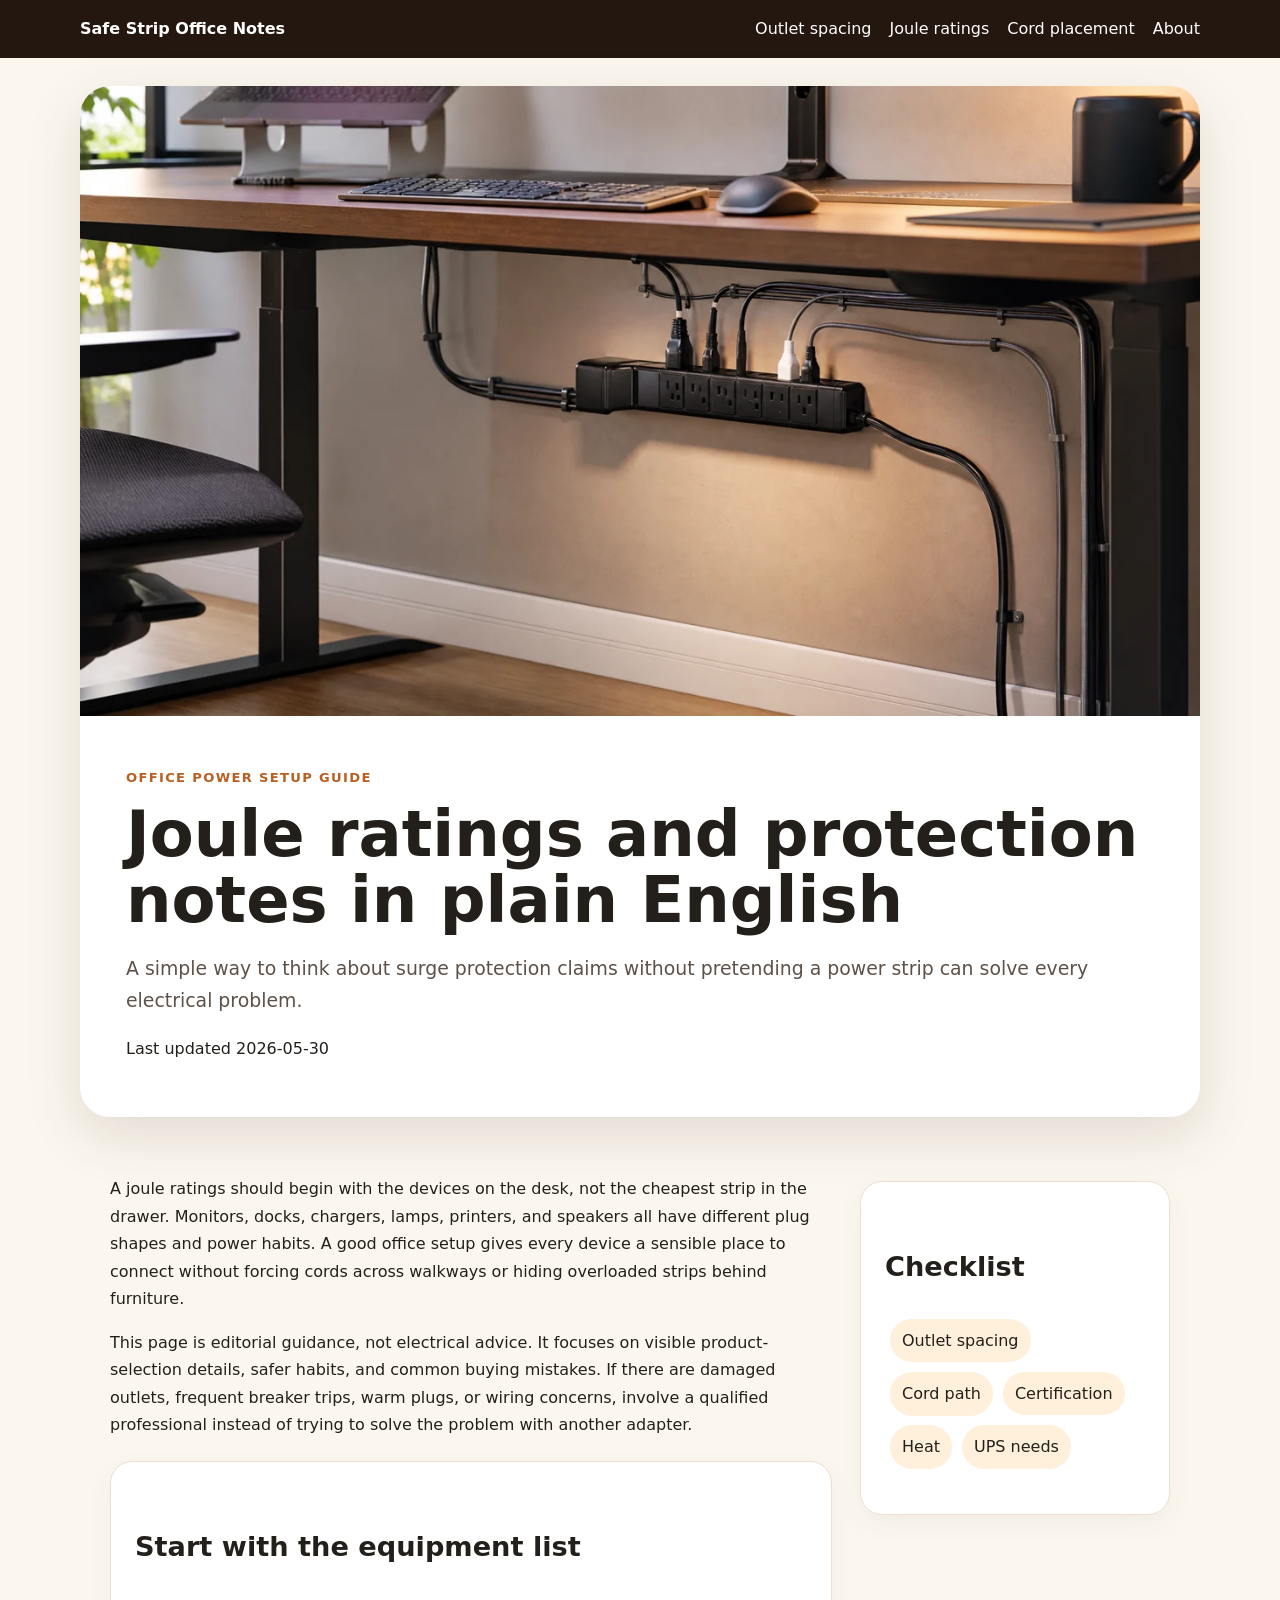
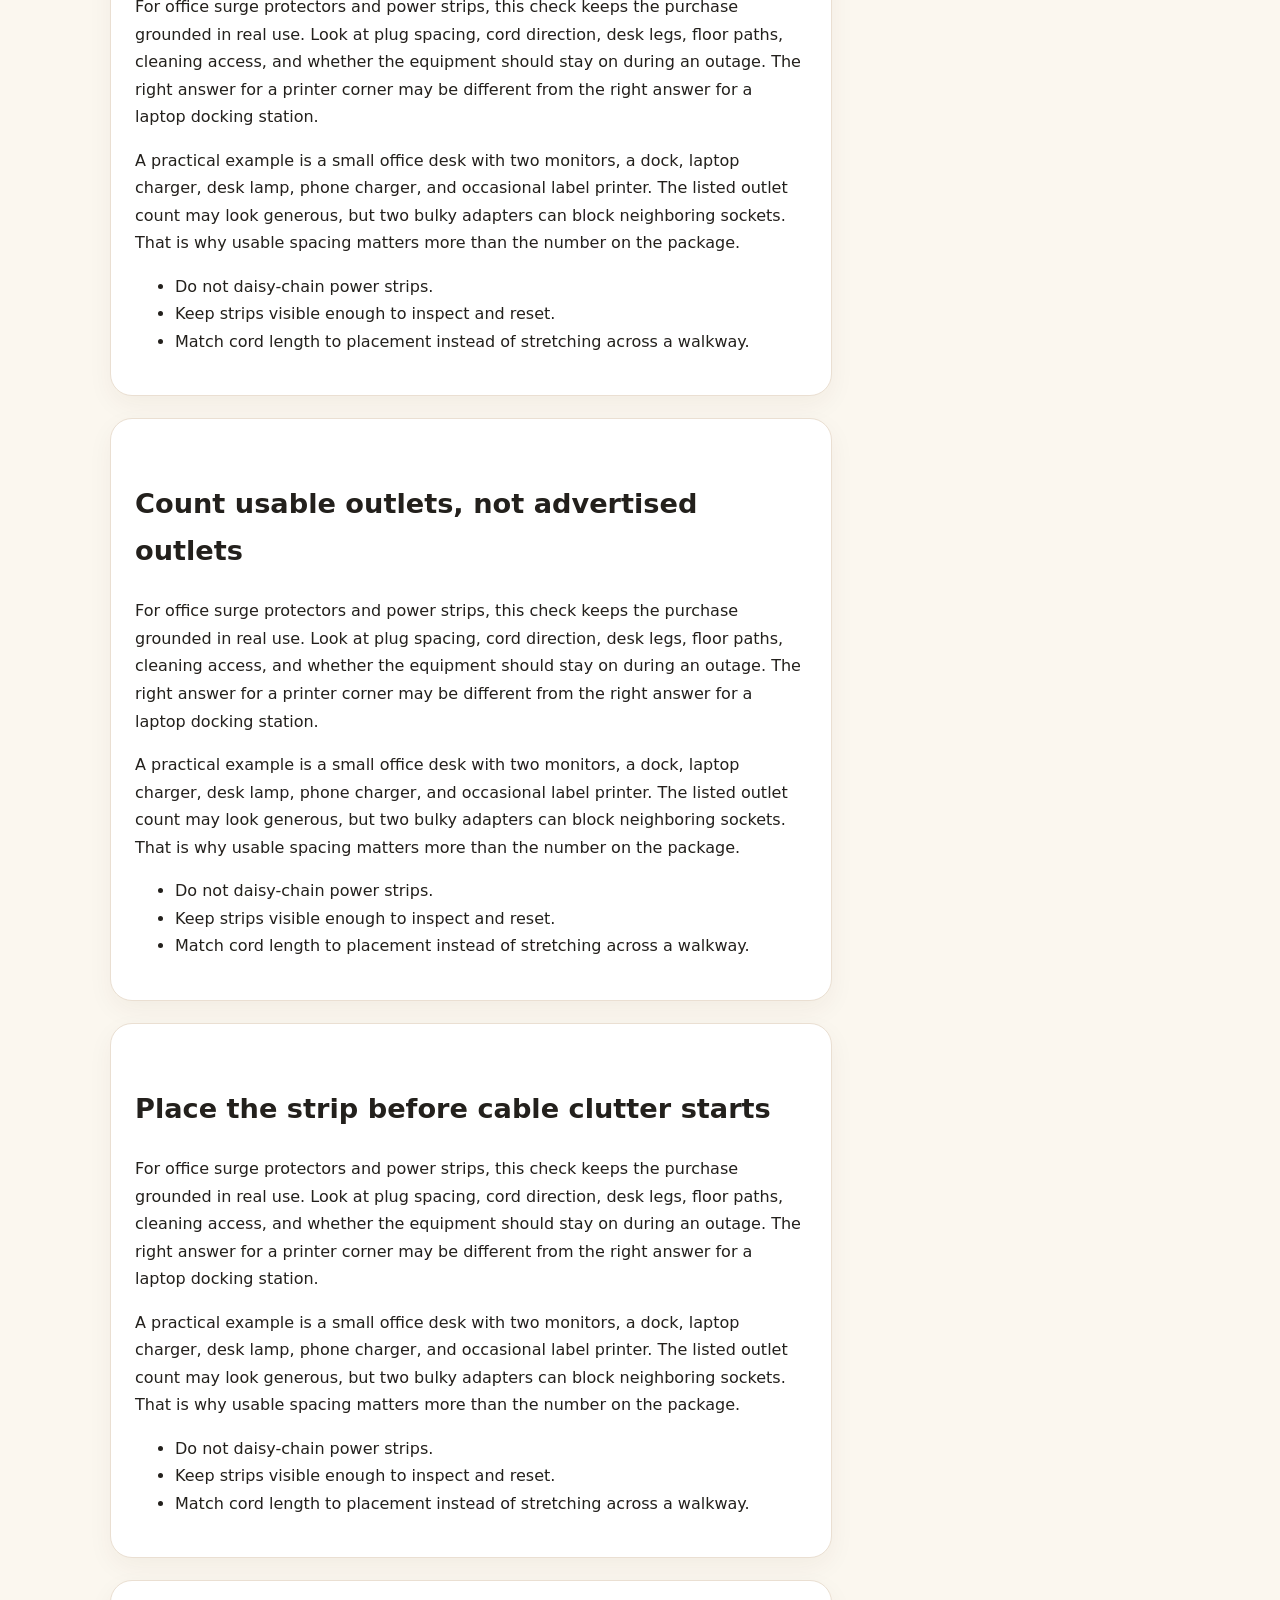
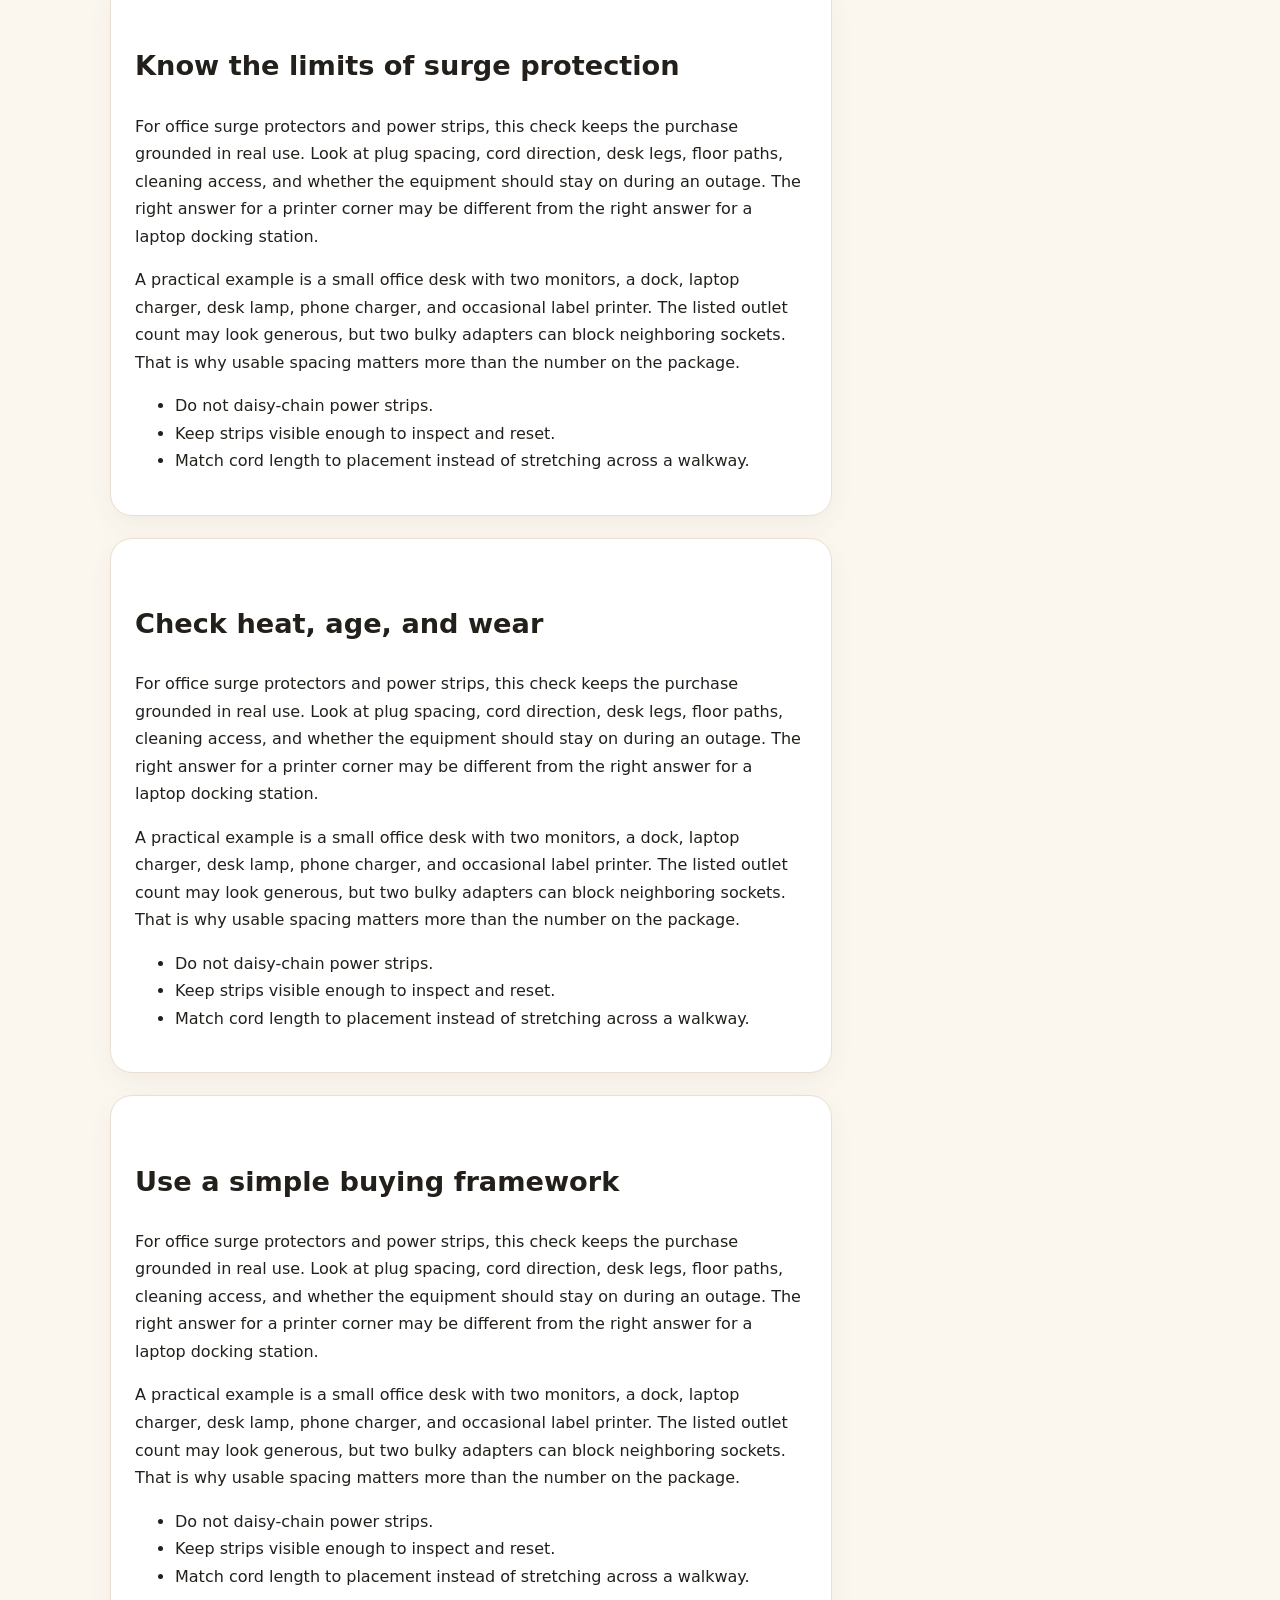
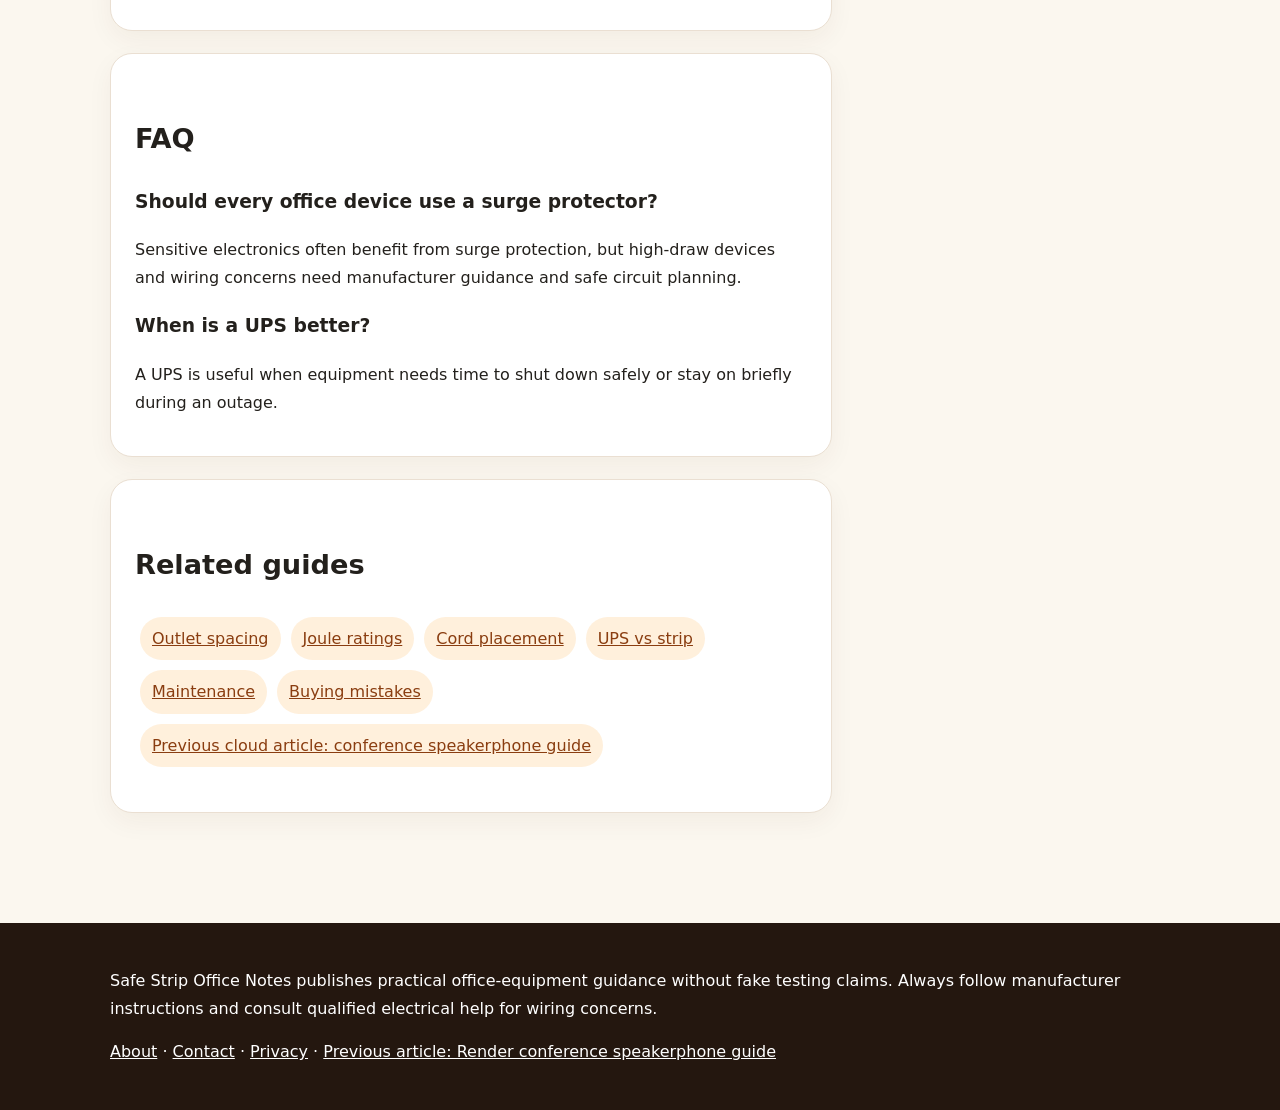
<file: joule-ratings/index.html>
<!doctype html><html lang="en"><head><meta charset="utf-8"><meta name="viewport" content="width=device-width,initial-scale=1"><title>Joule ratings | Safe Strip Office Notes</title><meta name="description" content="A simple way to think about surge protection claims without pretending a power strip can solve every electrical problem."><link rel="canonical" href="https://armaragex.github.io/ls-surge-protectors/joule-ratings/"><meta name="robots" content="index,follow,max-image-preview:large"><meta property="og:image" content="https://armaragex.github.io/ls-surge-protectors/assets/surge-protector-office-cable-setup.webp"><link rel="stylesheet" href="https://armaragex.github.io/ls-surge-protectors/assets/style.css"><script type="application/ld+json">{"@context": "https://schema.org", "@graph": [{"@type": "Organization", "name": "Safe Strip Office Notes", "url": "https://armaragex.github.io/ls-surge-protectors/"}, {"@type": "Article", "headline": "Joule ratings | Safe Strip Office Notes", "description": "A simple way to think about surge protection claims without pretending a power strip can solve every electrical problem.", "image": "https://armaragex.github.io/ls-surge-protectors/assets/surge-protector-office-cable-setup.webp", "author": {"@type": "Organization", "name": "Safe Strip Office Notes"}, "dateModified": "2026-05-30", "mainEntityOfPage": "https://armaragex.github.io/ls-surge-protectors/joule-ratings/"}, {"@type": "FAQPage", "mainEntity": [{"@type": "Question", "name": "How should an office compare surge protectors?", "acceptedAnswer": {"@type": "Answer", "text": "Compare outlet spacing, cord length, protection rating, safety certification, placement, and whether the equipment needs battery backup instead."}}, {"@type": "Question", "name": "Can a power strip replace safe wiring?", "acceptedAnswer": {"@type": "Answer", "text": "No. A power strip is not a fix for overloaded circuits, damaged outlets, or unsafe wiring."}}]}]}</script></head><body><div class="top"><nav class="nav"><a class="brand" href="https://armaragex.github.io/ls-surge-protectors/">Safe Strip Office Notes</a><a href="https://armaragex.github.io/ls-surge-protectors/outlet-spacing/">Outlet spacing</a><a href="https://armaragex.github.io/ls-surge-protectors/joule-ratings/">Joule ratings</a><a href="https://armaragex.github.io/ls-surge-protectors/cord-placement/">Cord placement</a><a href="https://armaragex.github.io/ls-surge-protectors/about.html">About</a></nav></div><section class="hero"><img src="https://armaragex.github.io/ls-surge-protectors/assets/surge-protector-office-cable-setup.webp" alt="Surge protector power strip under an office desk with neatly routed equipment cables"><div class="copy"><p class="kicker">Office power setup guide</p><h1>Joule ratings and protection notes in plain English</h1><p class="dek">A simple way to think about surge protection claims without pretending a power strip can solve every electrical problem.</p><p>Last updated 2026-05-30</p></div></section><main class="wrap grid"><article><p>A joule ratings should begin with the devices on the desk, not the cheapest strip in the drawer. Monitors, docks, chargers, lamps, printers, and speakers all have different plug shapes and power habits. A good office setup gives every device a sensible place to connect without forcing cords across walkways or hiding overloaded strips behind furniture.</p><p>This page is editorial guidance, not electrical advice. It focuses on visible product-selection details, safer habits, and common buying mistakes. If there are damaged outlets, frequent breaker trips, warm plugs, or wiring concerns, involve a qualified professional instead of trying to solve the problem with another adapter.</p><section class="card"><h2>Start with the equipment list</h2><p>For office surge protectors and power strips, this check keeps the purchase grounded in real use. Look at plug spacing, cord direction, desk legs, floor paths, cleaning access, and whether the equipment should stay on during an outage. The right answer for a printer corner may be different from the right answer for a laptop docking station.</p><p>A practical example is a small office desk with two monitors, a dock, laptop charger, desk lamp, phone charger, and occasional label printer. The listed outlet count may look generous, but two bulky adapters can block neighboring sockets. That is why usable spacing matters more than the number on the package.</p><ul><li>Do not daisy-chain power strips.</li><li>Keep strips visible enough to inspect and reset.</li><li>Match cord length to placement instead of stretching across a walkway.</li></ul></section><section class="card"><h2>Count usable outlets, not advertised outlets</h2><p>For office surge protectors and power strips, this check keeps the purchase grounded in real use. Look at plug spacing, cord direction, desk legs, floor paths, cleaning access, and whether the equipment should stay on during an outage. The right answer for a printer corner may be different from the right answer for a laptop docking station.</p><p>A practical example is a small office desk with two monitors, a dock, laptop charger, desk lamp, phone charger, and occasional label printer. The listed outlet count may look generous, but two bulky adapters can block neighboring sockets. That is why usable spacing matters more than the number on the package.</p><ul><li>Do not daisy-chain power strips.</li><li>Keep strips visible enough to inspect and reset.</li><li>Match cord length to placement instead of stretching across a walkway.</li></ul></section><section class="card"><h2>Place the strip before cable clutter starts</h2><p>For office surge protectors and power strips, this check keeps the purchase grounded in real use. Look at plug spacing, cord direction, desk legs, floor paths, cleaning access, and whether the equipment should stay on during an outage. The right answer for a printer corner may be different from the right answer for a laptop docking station.</p><p>A practical example is a small office desk with two monitors, a dock, laptop charger, desk lamp, phone charger, and occasional label printer. The listed outlet count may look generous, but two bulky adapters can block neighboring sockets. That is why usable spacing matters more than the number on the package.</p><ul><li>Do not daisy-chain power strips.</li><li>Keep strips visible enough to inspect and reset.</li><li>Match cord length to placement instead of stretching across a walkway.</li></ul></section><section class="card"><h2>Know the limits of surge protection</h2><p>For office surge protectors and power strips, this check keeps the purchase grounded in real use. Look at plug spacing, cord direction, desk legs, floor paths, cleaning access, and whether the equipment should stay on during an outage. The right answer for a printer corner may be different from the right answer for a laptop docking station.</p><p>A practical example is a small office desk with two monitors, a dock, laptop charger, desk lamp, phone charger, and occasional label printer. The listed outlet count may look generous, but two bulky adapters can block neighboring sockets. That is why usable spacing matters more than the number on the package.</p><ul><li>Do not daisy-chain power strips.</li><li>Keep strips visible enough to inspect and reset.</li><li>Match cord length to placement instead of stretching across a walkway.</li></ul></section><section class="card"><h2>Check heat, age, and wear</h2><p>For office surge protectors and power strips, this check keeps the purchase grounded in real use. Look at plug spacing, cord direction, desk legs, floor paths, cleaning access, and whether the equipment should stay on during an outage. The right answer for a printer corner may be different from the right answer for a laptop docking station.</p><p>A practical example is a small office desk with two monitors, a dock, laptop charger, desk lamp, phone charger, and occasional label printer. The listed outlet count may look generous, but two bulky adapters can block neighboring sockets. That is why usable spacing matters more than the number on the package.</p><ul><li>Do not daisy-chain power strips.</li><li>Keep strips visible enough to inspect and reset.</li><li>Match cord length to placement instead of stretching across a walkway.</li></ul></section><section class="card"><h2>Use a simple buying framework</h2><p>For office surge protectors and power strips, this check keeps the purchase grounded in real use. Look at plug spacing, cord direction, desk legs, floor paths, cleaning access, and whether the equipment should stay on during an outage. The right answer for a printer corner may be different from the right answer for a laptop docking station.</p><p>A practical example is a small office desk with two monitors, a dock, laptop charger, desk lamp, phone charger, and occasional label printer. The listed outlet count may look generous, but two bulky adapters can block neighboring sockets. That is why usable spacing matters more than the number on the package.</p><ul><li>Do not daisy-chain power strips.</li><li>Keep strips visible enough to inspect and reset.</li><li>Match cord length to placement instead of stretching across a walkway.</li></ul></section><section class="faq"><h2>FAQ</h2><h3>Should every office device use a surge protector?</h3><p>Sensitive electronics often benefit from surge protection, but high-draw devices and wiring concerns need manufacturer guidance and safe circuit planning.</p><h3>When is a UPS better?</h3><p>A UPS is useful when equipment needs time to shut down safely or stay on briefly during an outage.</p></section><section class="note"><h2>Related guides</h2><p><a class="pill" href="https://armaragex.github.io/ls-surge-protectors/outlet-spacing/">Outlet spacing</a><a class="pill" href="https://armaragex.github.io/ls-surge-protectors/joule-ratings/">Joule ratings</a><a class="pill" href="https://armaragex.github.io/ls-surge-protectors/cord-placement/">Cord placement</a><a class="pill" href="https://armaragex.github.io/ls-surge-protectors/ups-vs-strip/">UPS vs strip</a><a class="pill" href="https://armaragex.github.io/ls-surge-protectors/maintenance/">Maintenance</a><a class="pill" href="https://armaragex.github.io/ls-surge-protectors/buying-mistakes/">Buying mistakes</a><a class="pill" href="https://ls-conference-speakerphones.onrender.com/">Previous cloud article: conference speakerphone guide</a></p></section></article><aside><div class="card toc"><h2>Checklist</h2><p><span class="pill">Outlet spacing</span><span class="pill">Cord path</span><span class="pill">Certification</span><span class="pill">Heat</span><span class="pill">UPS needs</span></p></div></aside></main><footer class="footer"><div class="wrap"><p>Safe Strip Office Notes publishes practical office-equipment guidance without fake testing claims. Always follow manufacturer instructions and consult qualified electrical help for wiring concerns.</p><p><a href="https://armaragex.github.io/ls-surge-protectors/about.html">About</a> · <a href="https://armaragex.github.io/ls-surge-protectors/contact.html">Contact</a> · <a href="https://armaragex.github.io/ls-surge-protectors/privacy-policy.html">Privacy</a> · <a href="https://ls-conference-speakerphones.onrender.com/">Previous article: Render conference speakerphone guide</a></p></div></footer></body></html>
</file>
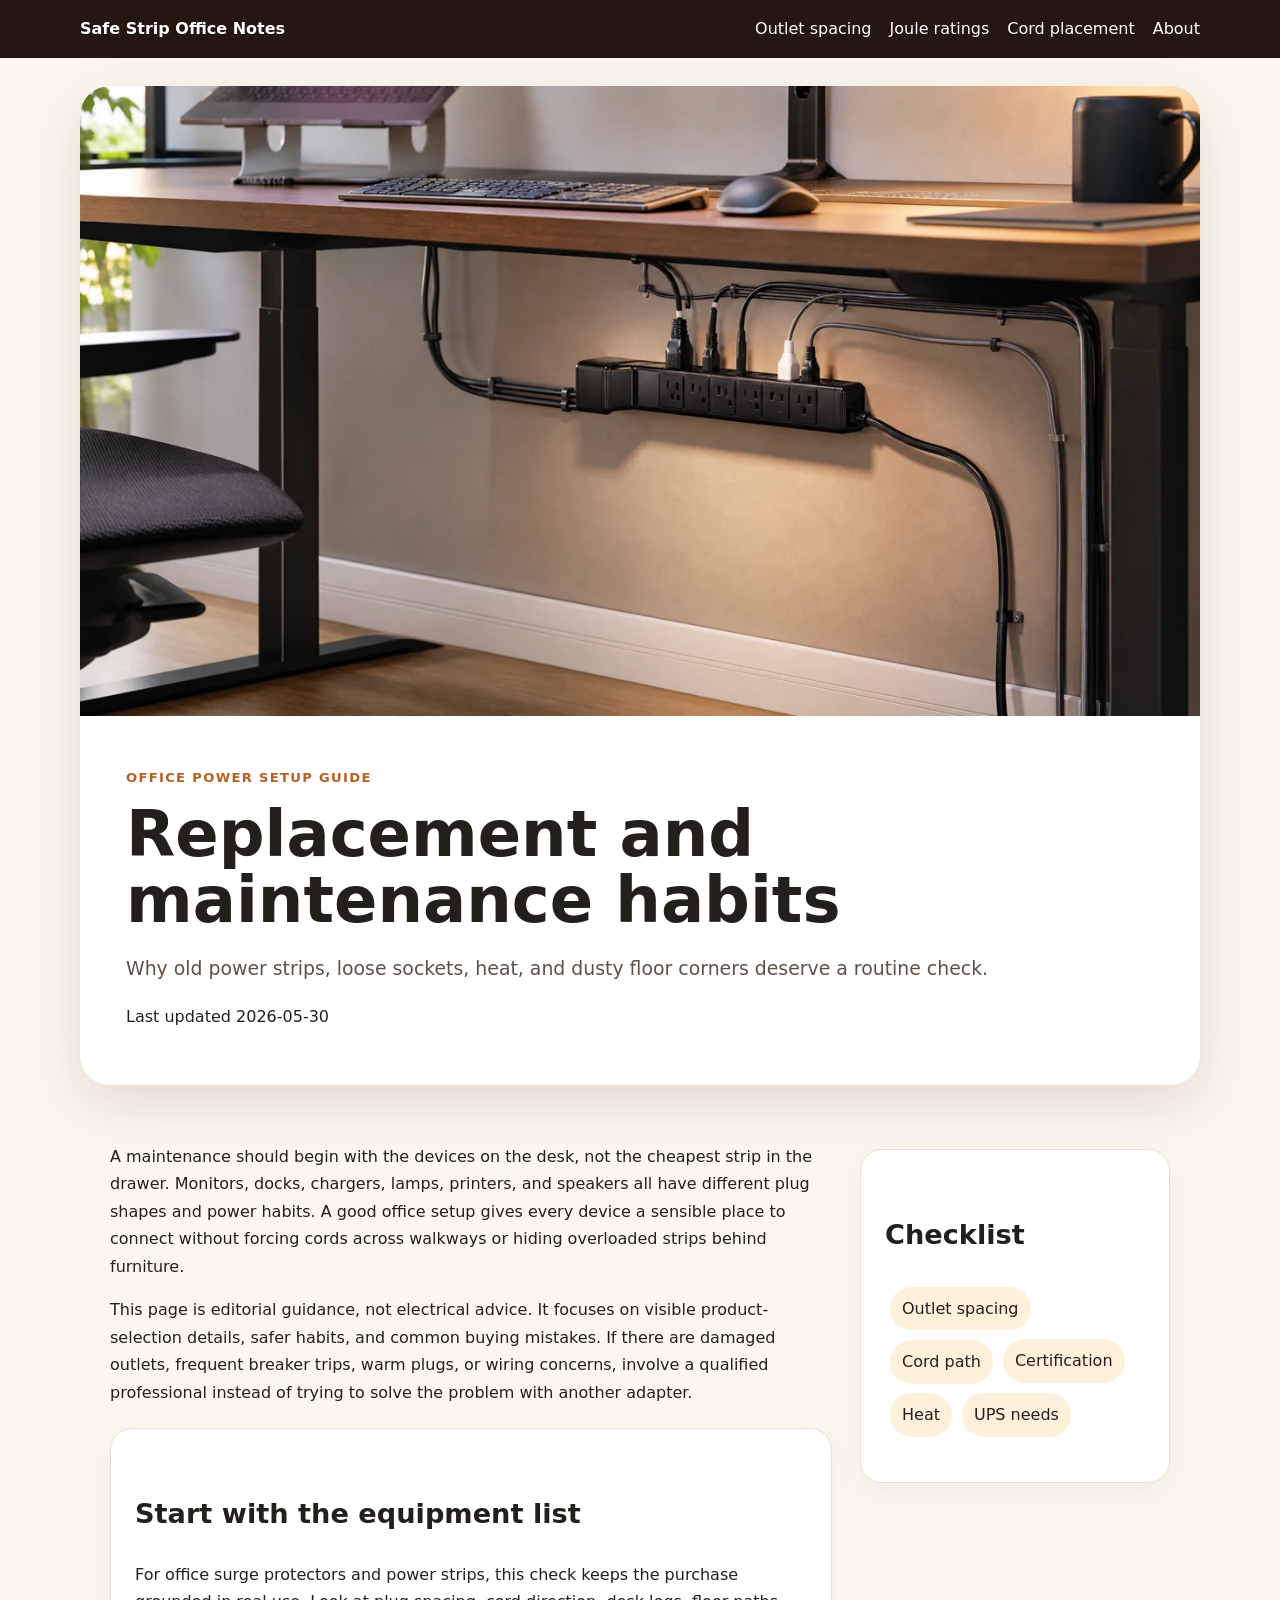
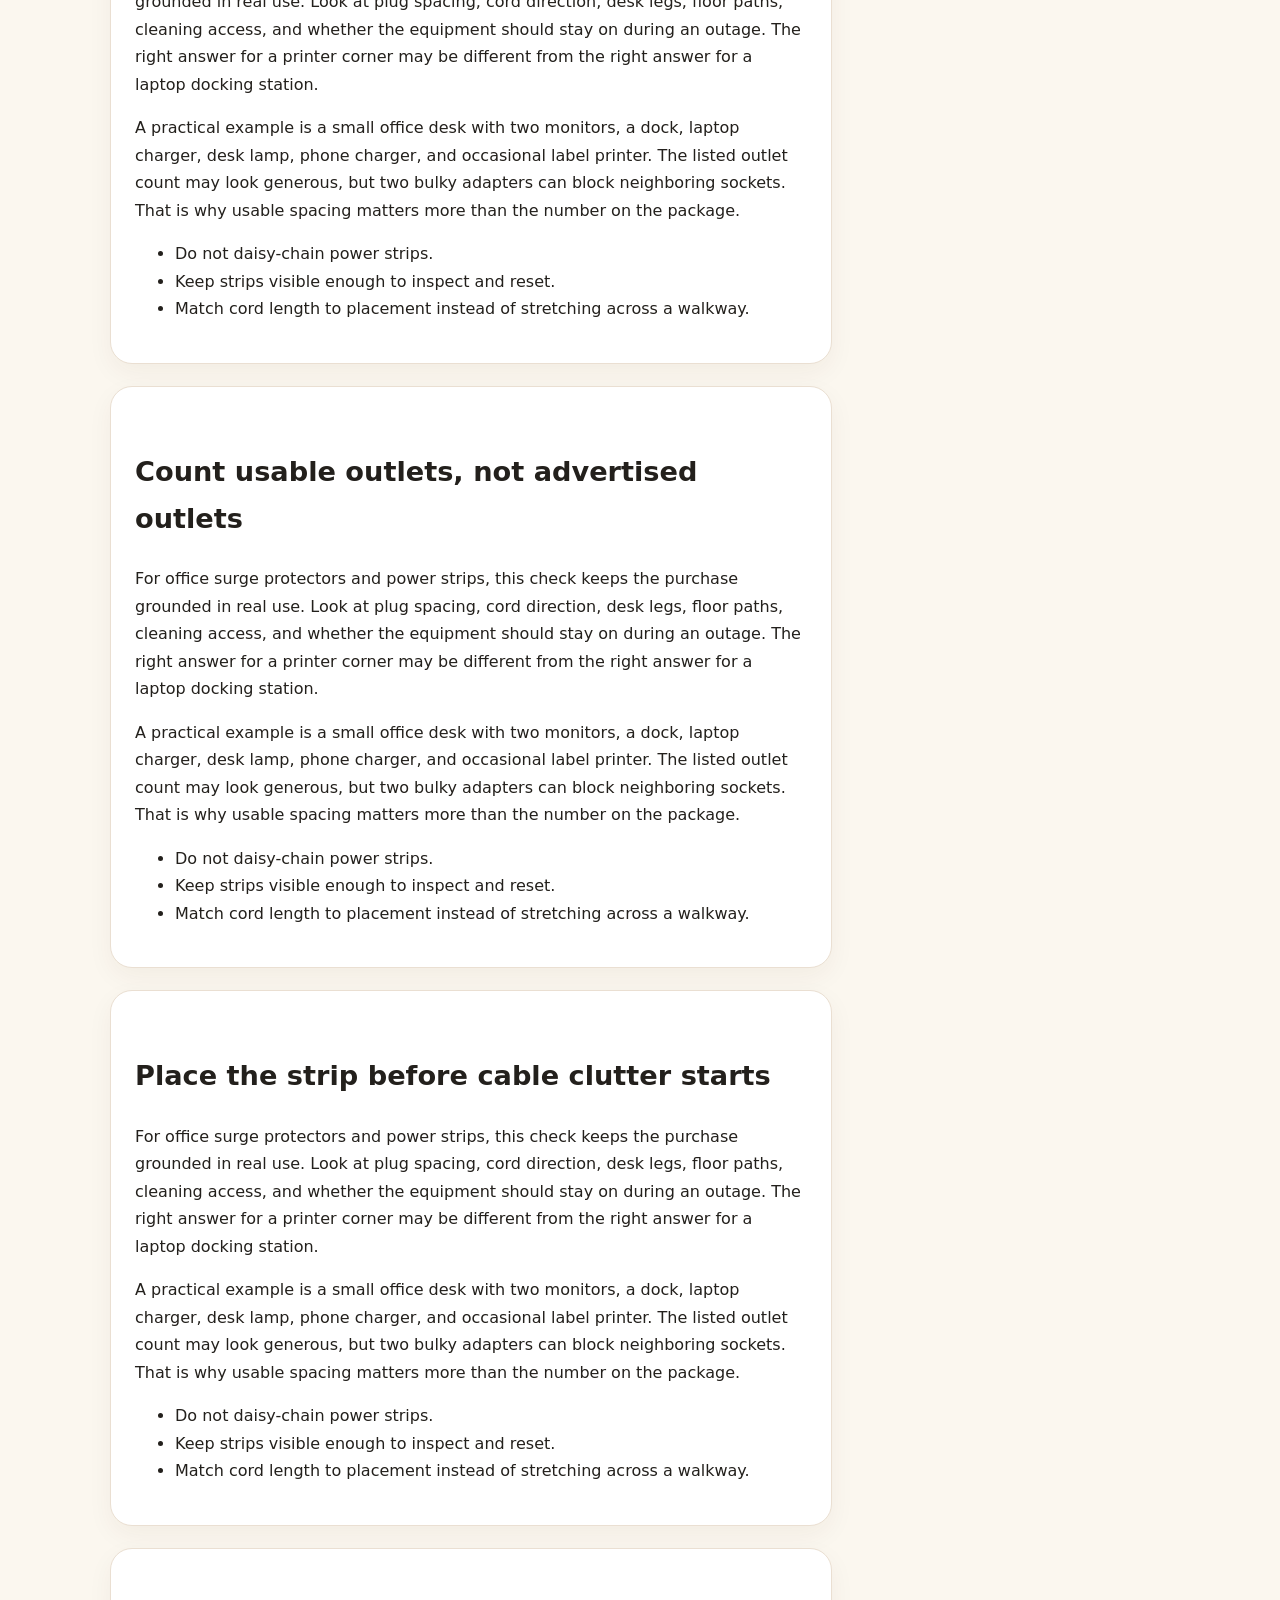
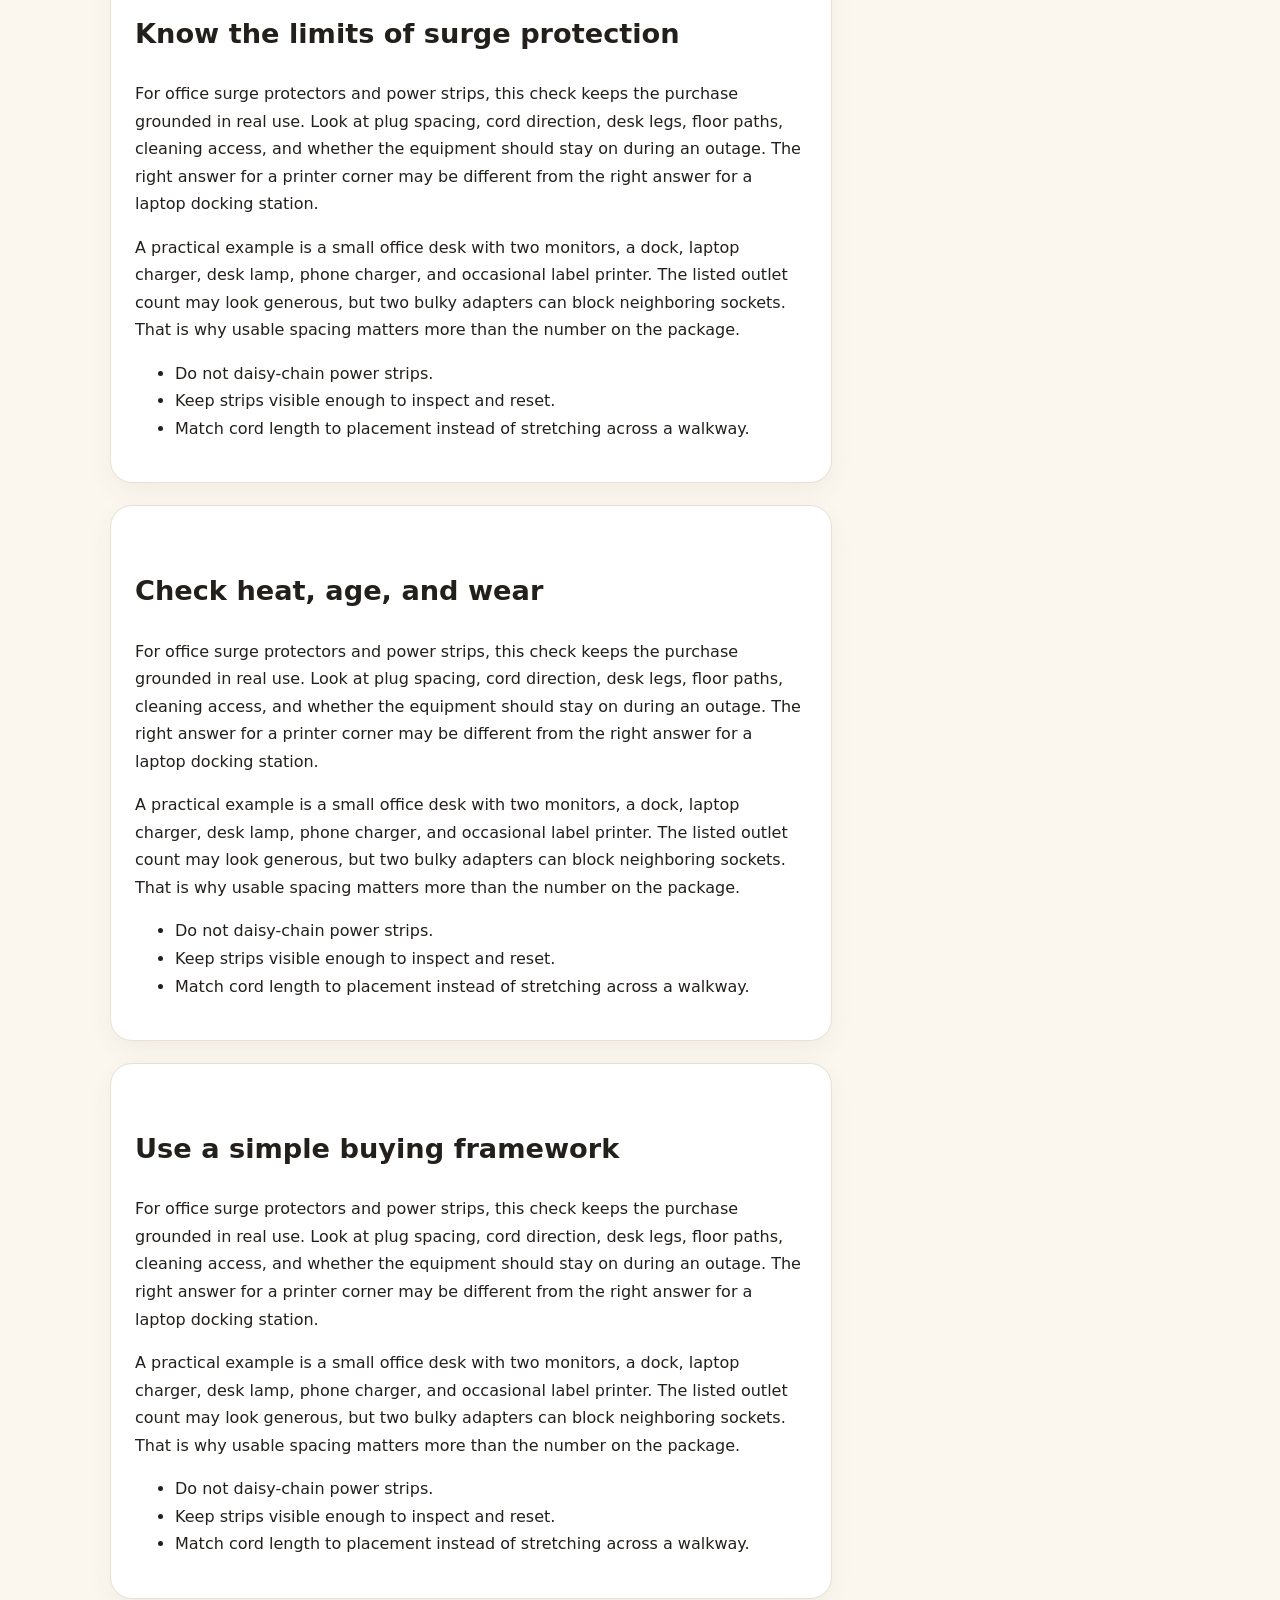
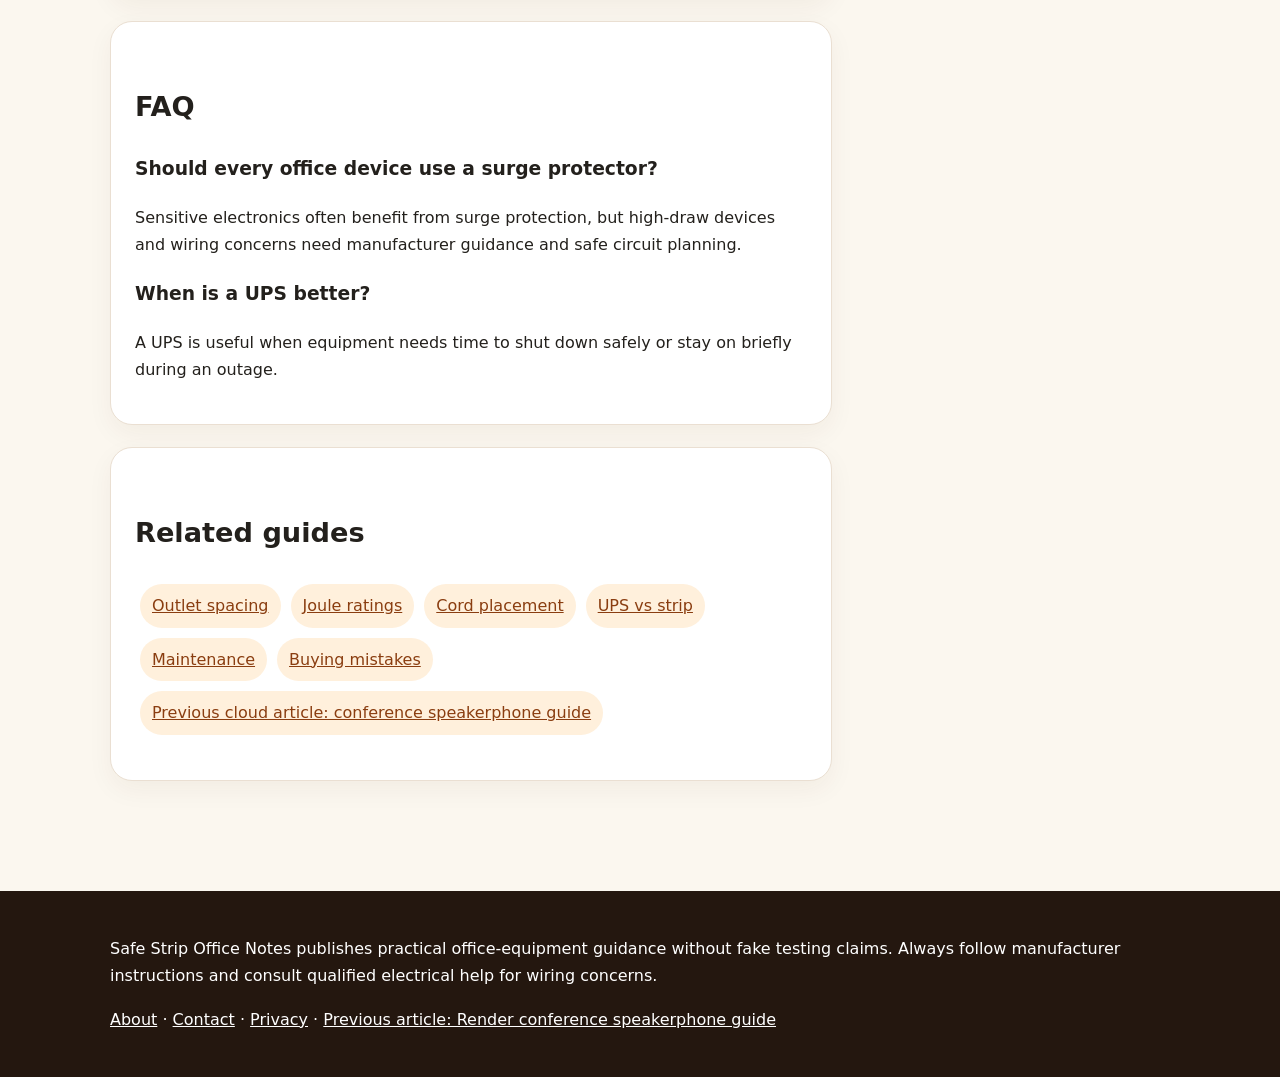
<file: maintenance/index.html>
<!doctype html><html lang="en"><head><meta charset="utf-8"><meta name="viewport" content="width=device-width,initial-scale=1"><title>Maintenance | Safe Strip Office Notes</title><meta name="description" content="Why old power strips, loose sockets, heat, and dusty floor corners deserve a routine check."><link rel="canonical" href="https://armaragex.github.io/ls-surge-protectors/maintenance/"><meta name="robots" content="index,follow,max-image-preview:large"><meta property="og:image" content="https://armaragex.github.io/ls-surge-protectors/assets/surge-protector-office-cable-setup.webp"><link rel="stylesheet" href="https://armaragex.github.io/ls-surge-protectors/assets/style.css"><script type="application/ld+json">{"@context": "https://schema.org", "@graph": [{"@type": "Organization", "name": "Safe Strip Office Notes", "url": "https://armaragex.github.io/ls-surge-protectors/"}, {"@type": "Article", "headline": "Maintenance | Safe Strip Office Notes", "description": "Why old power strips, loose sockets, heat, and dusty floor corners deserve a routine check.", "image": "https://armaragex.github.io/ls-surge-protectors/assets/surge-protector-office-cable-setup.webp", "author": {"@type": "Organization", "name": "Safe Strip Office Notes"}, "dateModified": "2026-05-30", "mainEntityOfPage": "https://armaragex.github.io/ls-surge-protectors/maintenance/"}, {"@type": "FAQPage", "mainEntity": [{"@type": "Question", "name": "How should an office compare surge protectors?", "acceptedAnswer": {"@type": "Answer", "text": "Compare outlet spacing, cord length, protection rating, safety certification, placement, and whether the equipment needs battery backup instead."}}, {"@type": "Question", "name": "Can a power strip replace safe wiring?", "acceptedAnswer": {"@type": "Answer", "text": "No. A power strip is not a fix for overloaded circuits, damaged outlets, or unsafe wiring."}}]}]}</script></head><body><div class="top"><nav class="nav"><a class="brand" href="https://armaragex.github.io/ls-surge-protectors/">Safe Strip Office Notes</a><a href="https://armaragex.github.io/ls-surge-protectors/outlet-spacing/">Outlet spacing</a><a href="https://armaragex.github.io/ls-surge-protectors/joule-ratings/">Joule ratings</a><a href="https://armaragex.github.io/ls-surge-protectors/cord-placement/">Cord placement</a><a href="https://armaragex.github.io/ls-surge-protectors/about.html">About</a></nav></div><section class="hero"><img src="https://armaragex.github.io/ls-surge-protectors/assets/surge-protector-office-cable-setup.webp" alt="Surge protector power strip under an office desk with neatly routed equipment cables"><div class="copy"><p class="kicker">Office power setup guide</p><h1>Replacement and maintenance habits</h1><p class="dek">Why old power strips, loose sockets, heat, and dusty floor corners deserve a routine check.</p><p>Last updated 2026-05-30</p></div></section><main class="wrap grid"><article><p>A maintenance should begin with the devices on the desk, not the cheapest strip in the drawer. Monitors, docks, chargers, lamps, printers, and speakers all have different plug shapes and power habits. A good office setup gives every device a sensible place to connect without forcing cords across walkways or hiding overloaded strips behind furniture.</p><p>This page is editorial guidance, not electrical advice. It focuses on visible product-selection details, safer habits, and common buying mistakes. If there are damaged outlets, frequent breaker trips, warm plugs, or wiring concerns, involve a qualified professional instead of trying to solve the problem with another adapter.</p><section class="card"><h2>Start with the equipment list</h2><p>For office surge protectors and power strips, this check keeps the purchase grounded in real use. Look at plug spacing, cord direction, desk legs, floor paths, cleaning access, and whether the equipment should stay on during an outage. The right answer for a printer corner may be different from the right answer for a laptop docking station.</p><p>A practical example is a small office desk with two monitors, a dock, laptop charger, desk lamp, phone charger, and occasional label printer. The listed outlet count may look generous, but two bulky adapters can block neighboring sockets. That is why usable spacing matters more than the number on the package.</p><ul><li>Do not daisy-chain power strips.</li><li>Keep strips visible enough to inspect and reset.</li><li>Match cord length to placement instead of stretching across a walkway.</li></ul></section><section class="card"><h2>Count usable outlets, not advertised outlets</h2><p>For office surge protectors and power strips, this check keeps the purchase grounded in real use. Look at plug spacing, cord direction, desk legs, floor paths, cleaning access, and whether the equipment should stay on during an outage. The right answer for a printer corner may be different from the right answer for a laptop docking station.</p><p>A practical example is a small office desk with two monitors, a dock, laptop charger, desk lamp, phone charger, and occasional label printer. The listed outlet count may look generous, but two bulky adapters can block neighboring sockets. That is why usable spacing matters more than the number on the package.</p><ul><li>Do not daisy-chain power strips.</li><li>Keep strips visible enough to inspect and reset.</li><li>Match cord length to placement instead of stretching across a walkway.</li></ul></section><section class="card"><h2>Place the strip before cable clutter starts</h2><p>For office surge protectors and power strips, this check keeps the purchase grounded in real use. Look at plug spacing, cord direction, desk legs, floor paths, cleaning access, and whether the equipment should stay on during an outage. The right answer for a printer corner may be different from the right answer for a laptop docking station.</p><p>A practical example is a small office desk with two monitors, a dock, laptop charger, desk lamp, phone charger, and occasional label printer. The listed outlet count may look generous, but two bulky adapters can block neighboring sockets. That is why usable spacing matters more than the number on the package.</p><ul><li>Do not daisy-chain power strips.</li><li>Keep strips visible enough to inspect and reset.</li><li>Match cord length to placement instead of stretching across a walkway.</li></ul></section><section class="card"><h2>Know the limits of surge protection</h2><p>For office surge protectors and power strips, this check keeps the purchase grounded in real use. Look at plug spacing, cord direction, desk legs, floor paths, cleaning access, and whether the equipment should stay on during an outage. The right answer for a printer corner may be different from the right answer for a laptop docking station.</p><p>A practical example is a small office desk with two monitors, a dock, laptop charger, desk lamp, phone charger, and occasional label printer. The listed outlet count may look generous, but two bulky adapters can block neighboring sockets. That is why usable spacing matters more than the number on the package.</p><ul><li>Do not daisy-chain power strips.</li><li>Keep strips visible enough to inspect and reset.</li><li>Match cord length to placement instead of stretching across a walkway.</li></ul></section><section class="card"><h2>Check heat, age, and wear</h2><p>For office surge protectors and power strips, this check keeps the purchase grounded in real use. Look at plug spacing, cord direction, desk legs, floor paths, cleaning access, and whether the equipment should stay on during an outage. The right answer for a printer corner may be different from the right answer for a laptop docking station.</p><p>A practical example is a small office desk with two monitors, a dock, laptop charger, desk lamp, phone charger, and occasional label printer. The listed outlet count may look generous, but two bulky adapters can block neighboring sockets. That is why usable spacing matters more than the number on the package.</p><ul><li>Do not daisy-chain power strips.</li><li>Keep strips visible enough to inspect and reset.</li><li>Match cord length to placement instead of stretching across a walkway.</li></ul></section><section class="card"><h2>Use a simple buying framework</h2><p>For office surge protectors and power strips, this check keeps the purchase grounded in real use. Look at plug spacing, cord direction, desk legs, floor paths, cleaning access, and whether the equipment should stay on during an outage. The right answer for a printer corner may be different from the right answer for a laptop docking station.</p><p>A practical example is a small office desk with two monitors, a dock, laptop charger, desk lamp, phone charger, and occasional label printer. The listed outlet count may look generous, but two bulky adapters can block neighboring sockets. That is why usable spacing matters more than the number on the package.</p><ul><li>Do not daisy-chain power strips.</li><li>Keep strips visible enough to inspect and reset.</li><li>Match cord length to placement instead of stretching across a walkway.</li></ul></section><section class="faq"><h2>FAQ</h2><h3>Should every office device use a surge protector?</h3><p>Sensitive electronics often benefit from surge protection, but high-draw devices and wiring concerns need manufacturer guidance and safe circuit planning.</p><h3>When is a UPS better?</h3><p>A UPS is useful when equipment needs time to shut down safely or stay on briefly during an outage.</p></section><section class="note"><h2>Related guides</h2><p><a class="pill" href="https://armaragex.github.io/ls-surge-protectors/outlet-spacing/">Outlet spacing</a><a class="pill" href="https://armaragex.github.io/ls-surge-protectors/joule-ratings/">Joule ratings</a><a class="pill" href="https://armaragex.github.io/ls-surge-protectors/cord-placement/">Cord placement</a><a class="pill" href="https://armaragex.github.io/ls-surge-protectors/ups-vs-strip/">UPS vs strip</a><a class="pill" href="https://armaragex.github.io/ls-surge-protectors/maintenance/">Maintenance</a><a class="pill" href="https://armaragex.github.io/ls-surge-protectors/buying-mistakes/">Buying mistakes</a><a class="pill" href="https://ls-conference-speakerphones.onrender.com/">Previous cloud article: conference speakerphone guide</a></p></section></article><aside><div class="card toc"><h2>Checklist</h2><p><span class="pill">Outlet spacing</span><span class="pill">Cord path</span><span class="pill">Certification</span><span class="pill">Heat</span><span class="pill">UPS needs</span></p></div></aside></main><footer class="footer"><div class="wrap"><p>Safe Strip Office Notes publishes practical office-equipment guidance without fake testing claims. Always follow manufacturer instructions and consult qualified electrical help for wiring concerns.</p><p><a href="https://armaragex.github.io/ls-surge-protectors/about.html">About</a> · <a href="https://armaragex.github.io/ls-surge-protectors/contact.html">Contact</a> · <a href="https://armaragex.github.io/ls-surge-protectors/privacy-policy.html">Privacy</a> · <a href="https://ls-conference-speakerphones.onrender.com/">Previous article: Render conference speakerphone guide</a></p></div></footer></body></html>
</file>
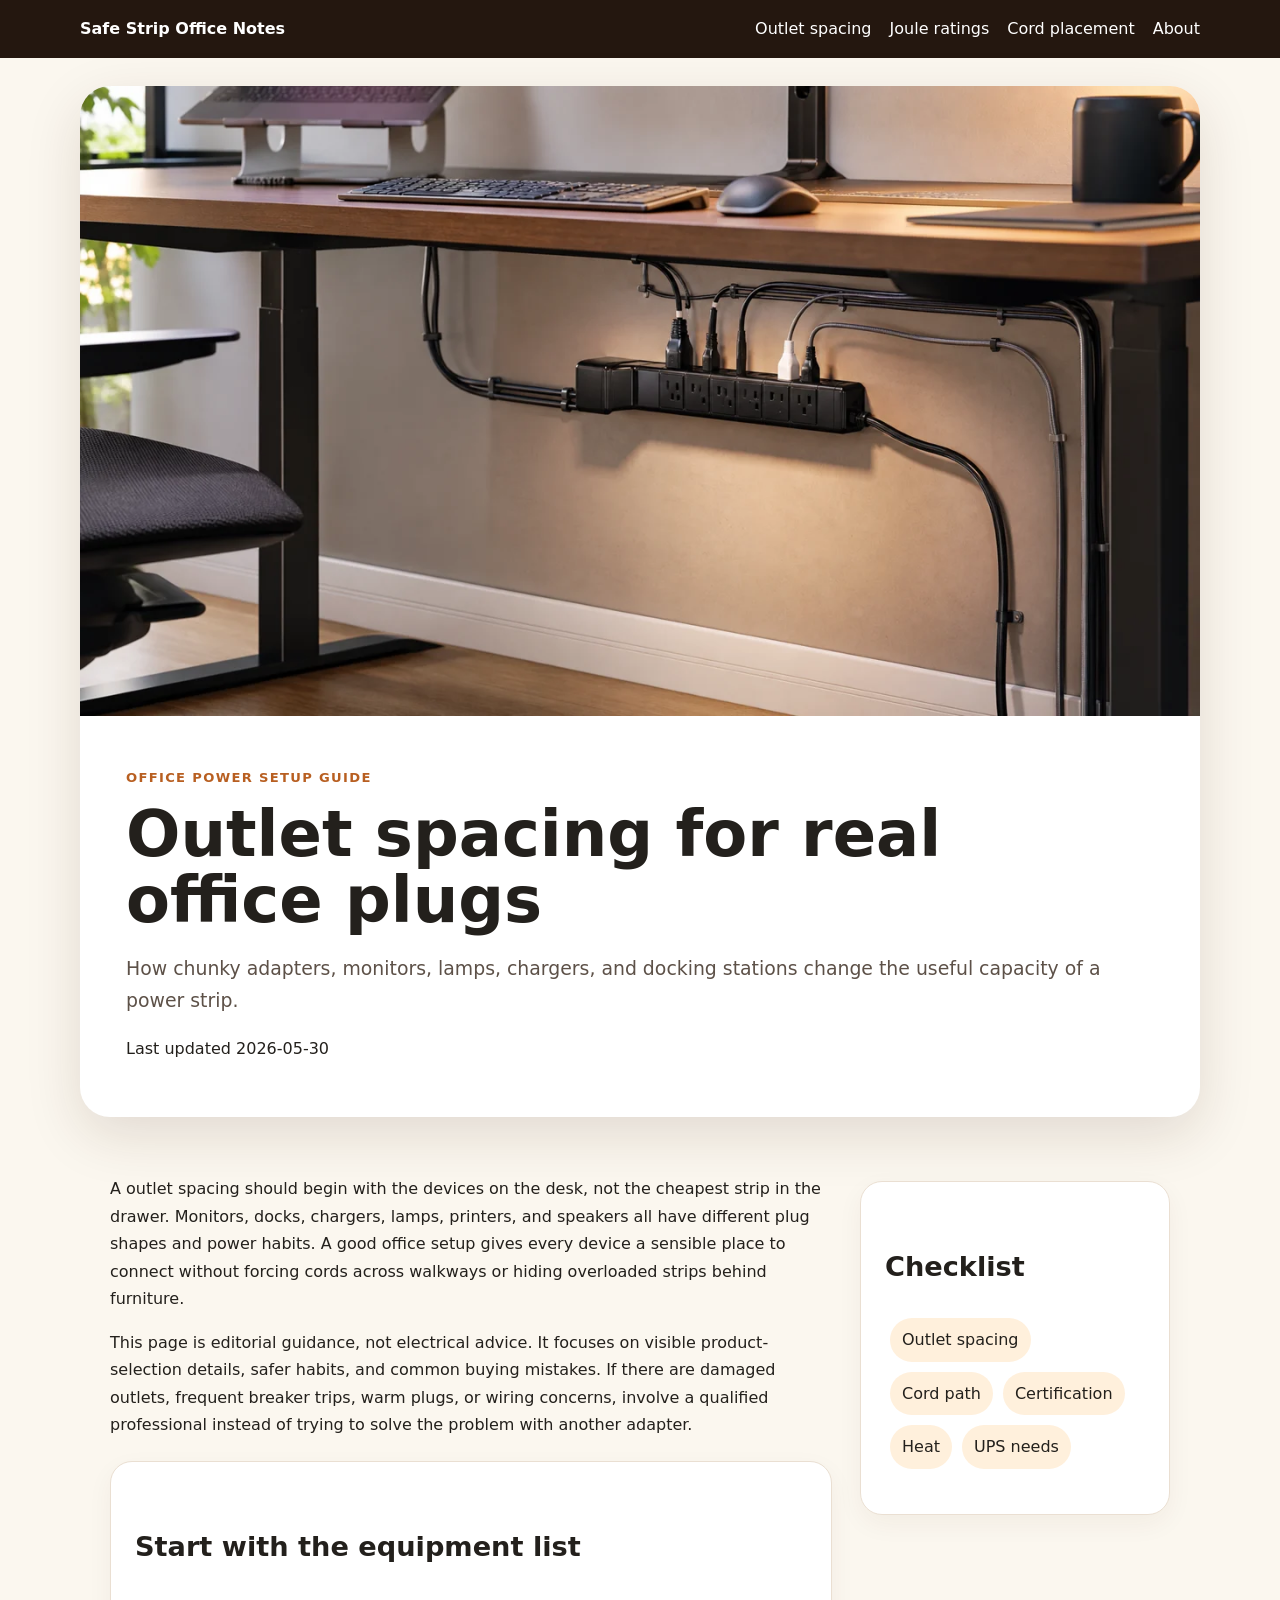
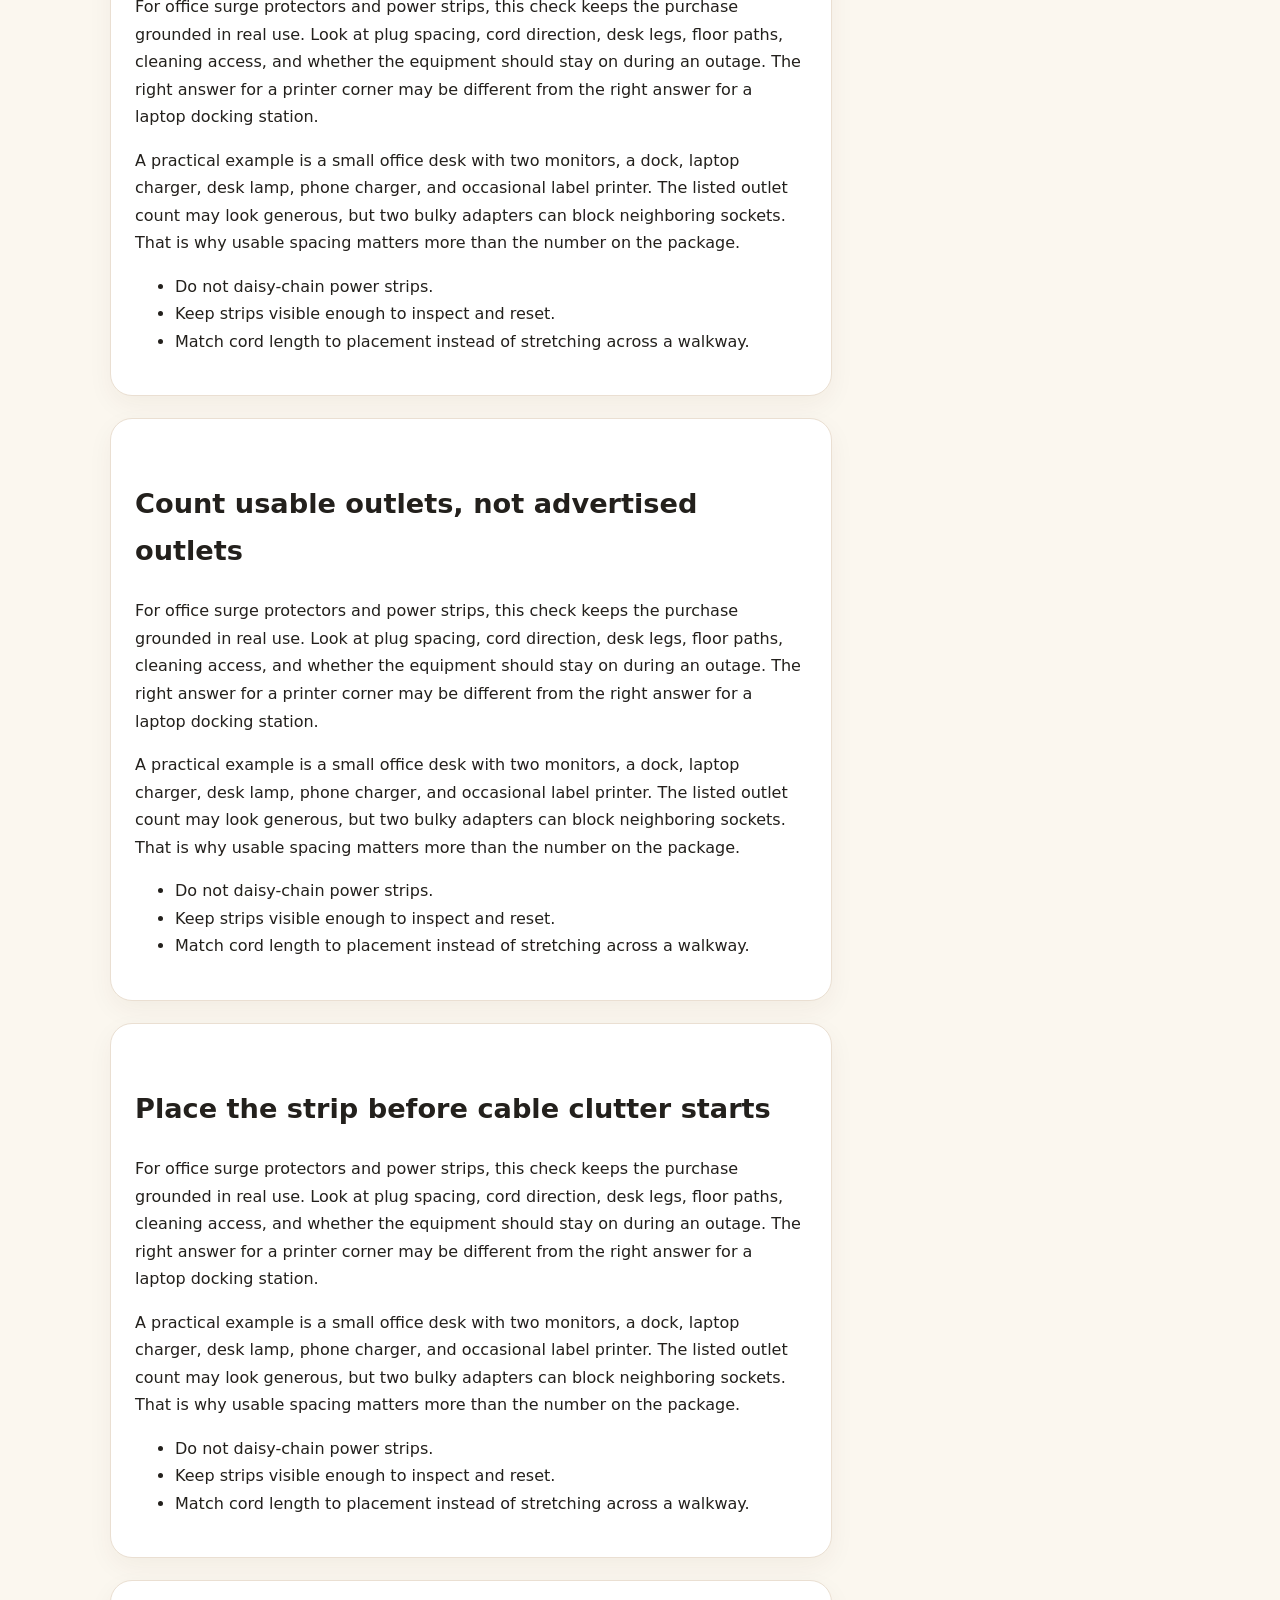
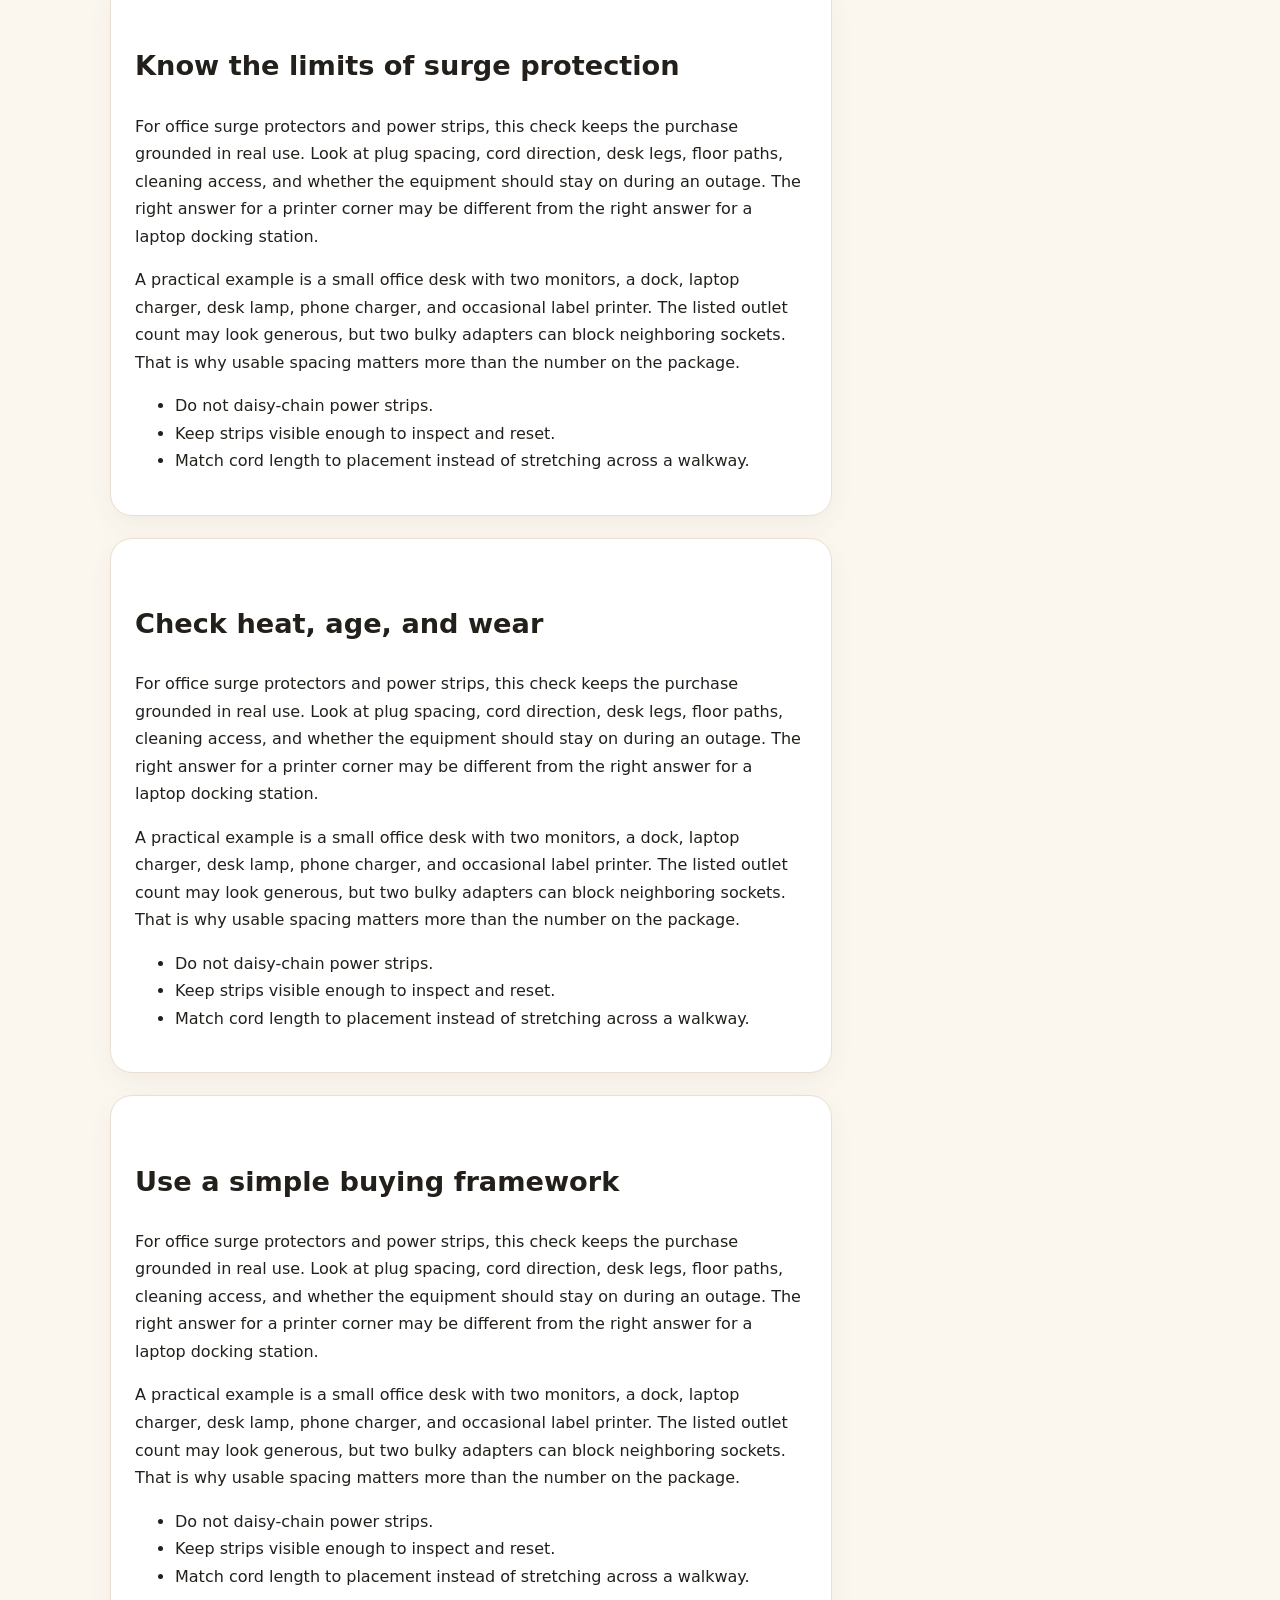
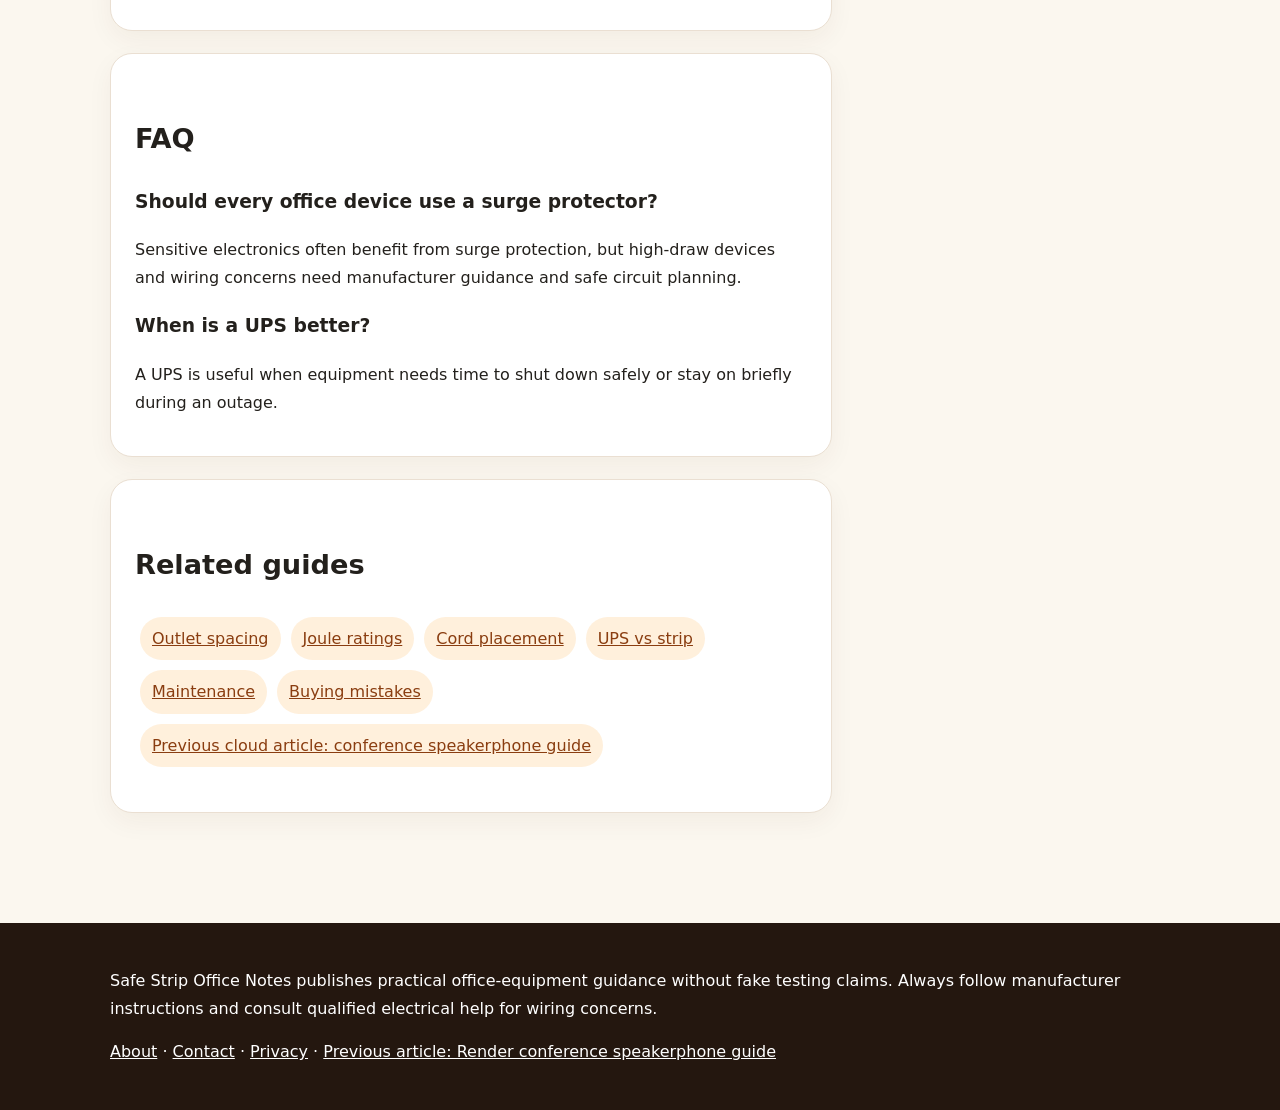
<file: outlet-spacing/index.html>
<!doctype html><html lang="en"><head><meta charset="utf-8"><meta name="viewport" content="width=device-width,initial-scale=1"><title>Outlet spacing | Safe Strip Office Notes</title><meta name="description" content="How chunky adapters, monitors, lamps, chargers, and docking stations change the useful capacity of a power strip."><link rel="canonical" href="https://armaragex.github.io/ls-surge-protectors/outlet-spacing/"><meta name="robots" content="index,follow,max-image-preview:large"><meta property="og:image" content="https://armaragex.github.io/ls-surge-protectors/assets/surge-protector-office-cable-setup.webp"><link rel="stylesheet" href="https://armaragex.github.io/ls-surge-protectors/assets/style.css"><script type="application/ld+json">{"@context": "https://schema.org", "@graph": [{"@type": "Organization", "name": "Safe Strip Office Notes", "url": "https://armaragex.github.io/ls-surge-protectors/"}, {"@type": "Article", "headline": "Outlet spacing | Safe Strip Office Notes", "description": "How chunky adapters, monitors, lamps, chargers, and docking stations change the useful capacity of a power strip.", "image": "https://armaragex.github.io/ls-surge-protectors/assets/surge-protector-office-cable-setup.webp", "author": {"@type": "Organization", "name": "Safe Strip Office Notes"}, "dateModified": "2026-05-30", "mainEntityOfPage": "https://armaragex.github.io/ls-surge-protectors/outlet-spacing/"}, {"@type": "FAQPage", "mainEntity": [{"@type": "Question", "name": "How should an office compare surge protectors?", "acceptedAnswer": {"@type": "Answer", "text": "Compare outlet spacing, cord length, protection rating, safety certification, placement, and whether the equipment needs battery backup instead."}}, {"@type": "Question", "name": "Can a power strip replace safe wiring?", "acceptedAnswer": {"@type": "Answer", "text": "No. A power strip is not a fix for overloaded circuits, damaged outlets, or unsafe wiring."}}]}]}</script></head><body><div class="top"><nav class="nav"><a class="brand" href="https://armaragex.github.io/ls-surge-protectors/">Safe Strip Office Notes</a><a href="https://armaragex.github.io/ls-surge-protectors/outlet-spacing/">Outlet spacing</a><a href="https://armaragex.github.io/ls-surge-protectors/joule-ratings/">Joule ratings</a><a href="https://armaragex.github.io/ls-surge-protectors/cord-placement/">Cord placement</a><a href="https://armaragex.github.io/ls-surge-protectors/about.html">About</a></nav></div><section class="hero"><img src="https://armaragex.github.io/ls-surge-protectors/assets/surge-protector-office-cable-setup.webp" alt="Surge protector power strip under an office desk with neatly routed equipment cables"><div class="copy"><p class="kicker">Office power setup guide</p><h1>Outlet spacing for real office plugs</h1><p class="dek">How chunky adapters, monitors, lamps, chargers, and docking stations change the useful capacity of a power strip.</p><p>Last updated 2026-05-30</p></div></section><main class="wrap grid"><article><p>A outlet spacing should begin with the devices on the desk, not the cheapest strip in the drawer. Monitors, docks, chargers, lamps, printers, and speakers all have different plug shapes and power habits. A good office setup gives every device a sensible place to connect without forcing cords across walkways or hiding overloaded strips behind furniture.</p><p>This page is editorial guidance, not electrical advice. It focuses on visible product-selection details, safer habits, and common buying mistakes. If there are damaged outlets, frequent breaker trips, warm plugs, or wiring concerns, involve a qualified professional instead of trying to solve the problem with another adapter.</p><section class="card"><h2>Start with the equipment list</h2><p>For office surge protectors and power strips, this check keeps the purchase grounded in real use. Look at plug spacing, cord direction, desk legs, floor paths, cleaning access, and whether the equipment should stay on during an outage. The right answer for a printer corner may be different from the right answer for a laptop docking station.</p><p>A practical example is a small office desk with two monitors, a dock, laptop charger, desk lamp, phone charger, and occasional label printer. The listed outlet count may look generous, but two bulky adapters can block neighboring sockets. That is why usable spacing matters more than the number on the package.</p><ul><li>Do not daisy-chain power strips.</li><li>Keep strips visible enough to inspect and reset.</li><li>Match cord length to placement instead of stretching across a walkway.</li></ul></section><section class="card"><h2>Count usable outlets, not advertised outlets</h2><p>For office surge protectors and power strips, this check keeps the purchase grounded in real use. Look at plug spacing, cord direction, desk legs, floor paths, cleaning access, and whether the equipment should stay on during an outage. The right answer for a printer corner may be different from the right answer for a laptop docking station.</p><p>A practical example is a small office desk with two monitors, a dock, laptop charger, desk lamp, phone charger, and occasional label printer. The listed outlet count may look generous, but two bulky adapters can block neighboring sockets. That is why usable spacing matters more than the number on the package.</p><ul><li>Do not daisy-chain power strips.</li><li>Keep strips visible enough to inspect and reset.</li><li>Match cord length to placement instead of stretching across a walkway.</li></ul></section><section class="card"><h2>Place the strip before cable clutter starts</h2><p>For office surge protectors and power strips, this check keeps the purchase grounded in real use. Look at plug spacing, cord direction, desk legs, floor paths, cleaning access, and whether the equipment should stay on during an outage. The right answer for a printer corner may be different from the right answer for a laptop docking station.</p><p>A practical example is a small office desk with two monitors, a dock, laptop charger, desk lamp, phone charger, and occasional label printer. The listed outlet count may look generous, but two bulky adapters can block neighboring sockets. That is why usable spacing matters more than the number on the package.</p><ul><li>Do not daisy-chain power strips.</li><li>Keep strips visible enough to inspect and reset.</li><li>Match cord length to placement instead of stretching across a walkway.</li></ul></section><section class="card"><h2>Know the limits of surge protection</h2><p>For office surge protectors and power strips, this check keeps the purchase grounded in real use. Look at plug spacing, cord direction, desk legs, floor paths, cleaning access, and whether the equipment should stay on during an outage. The right answer for a printer corner may be different from the right answer for a laptop docking station.</p><p>A practical example is a small office desk with two monitors, a dock, laptop charger, desk lamp, phone charger, and occasional label printer. The listed outlet count may look generous, but two bulky adapters can block neighboring sockets. That is why usable spacing matters more than the number on the package.</p><ul><li>Do not daisy-chain power strips.</li><li>Keep strips visible enough to inspect and reset.</li><li>Match cord length to placement instead of stretching across a walkway.</li></ul></section><section class="card"><h2>Check heat, age, and wear</h2><p>For office surge protectors and power strips, this check keeps the purchase grounded in real use. Look at plug spacing, cord direction, desk legs, floor paths, cleaning access, and whether the equipment should stay on during an outage. The right answer for a printer corner may be different from the right answer for a laptop docking station.</p><p>A practical example is a small office desk with two monitors, a dock, laptop charger, desk lamp, phone charger, and occasional label printer. The listed outlet count may look generous, but two bulky adapters can block neighboring sockets. That is why usable spacing matters more than the number on the package.</p><ul><li>Do not daisy-chain power strips.</li><li>Keep strips visible enough to inspect and reset.</li><li>Match cord length to placement instead of stretching across a walkway.</li></ul></section><section class="card"><h2>Use a simple buying framework</h2><p>For office surge protectors and power strips, this check keeps the purchase grounded in real use. Look at plug spacing, cord direction, desk legs, floor paths, cleaning access, and whether the equipment should stay on during an outage. The right answer for a printer corner may be different from the right answer for a laptop docking station.</p><p>A practical example is a small office desk with two monitors, a dock, laptop charger, desk lamp, phone charger, and occasional label printer. The listed outlet count may look generous, but two bulky adapters can block neighboring sockets. That is why usable spacing matters more than the number on the package.</p><ul><li>Do not daisy-chain power strips.</li><li>Keep strips visible enough to inspect and reset.</li><li>Match cord length to placement instead of stretching across a walkway.</li></ul></section><section class="faq"><h2>FAQ</h2><h3>Should every office device use a surge protector?</h3><p>Sensitive electronics often benefit from surge protection, but high-draw devices and wiring concerns need manufacturer guidance and safe circuit planning.</p><h3>When is a UPS better?</h3><p>A UPS is useful when equipment needs time to shut down safely or stay on briefly during an outage.</p></section><section class="note"><h2>Related guides</h2><p><a class="pill" href="https://armaragex.github.io/ls-surge-protectors/outlet-spacing/">Outlet spacing</a><a class="pill" href="https://armaragex.github.io/ls-surge-protectors/joule-ratings/">Joule ratings</a><a class="pill" href="https://armaragex.github.io/ls-surge-protectors/cord-placement/">Cord placement</a><a class="pill" href="https://armaragex.github.io/ls-surge-protectors/ups-vs-strip/">UPS vs strip</a><a class="pill" href="https://armaragex.github.io/ls-surge-protectors/maintenance/">Maintenance</a><a class="pill" href="https://armaragex.github.io/ls-surge-protectors/buying-mistakes/">Buying mistakes</a><a class="pill" href="https://ls-conference-speakerphones.onrender.com/">Previous cloud article: conference speakerphone guide</a></p></section></article><aside><div class="card toc"><h2>Checklist</h2><p><span class="pill">Outlet spacing</span><span class="pill">Cord path</span><span class="pill">Certification</span><span class="pill">Heat</span><span class="pill">UPS needs</span></p></div></aside></main><footer class="footer"><div class="wrap"><p>Safe Strip Office Notes publishes practical office-equipment guidance without fake testing claims. Always follow manufacturer instructions and consult qualified electrical help for wiring concerns.</p><p><a href="https://armaragex.github.io/ls-surge-protectors/about.html">About</a> · <a href="https://armaragex.github.io/ls-surge-protectors/contact.html">Contact</a> · <a href="https://armaragex.github.io/ls-surge-protectors/privacy-policy.html">Privacy</a> · <a href="https://ls-conference-speakerphones.onrender.com/">Previous article: Render conference speakerphone guide</a></p></div></footer></body></html>
</file>
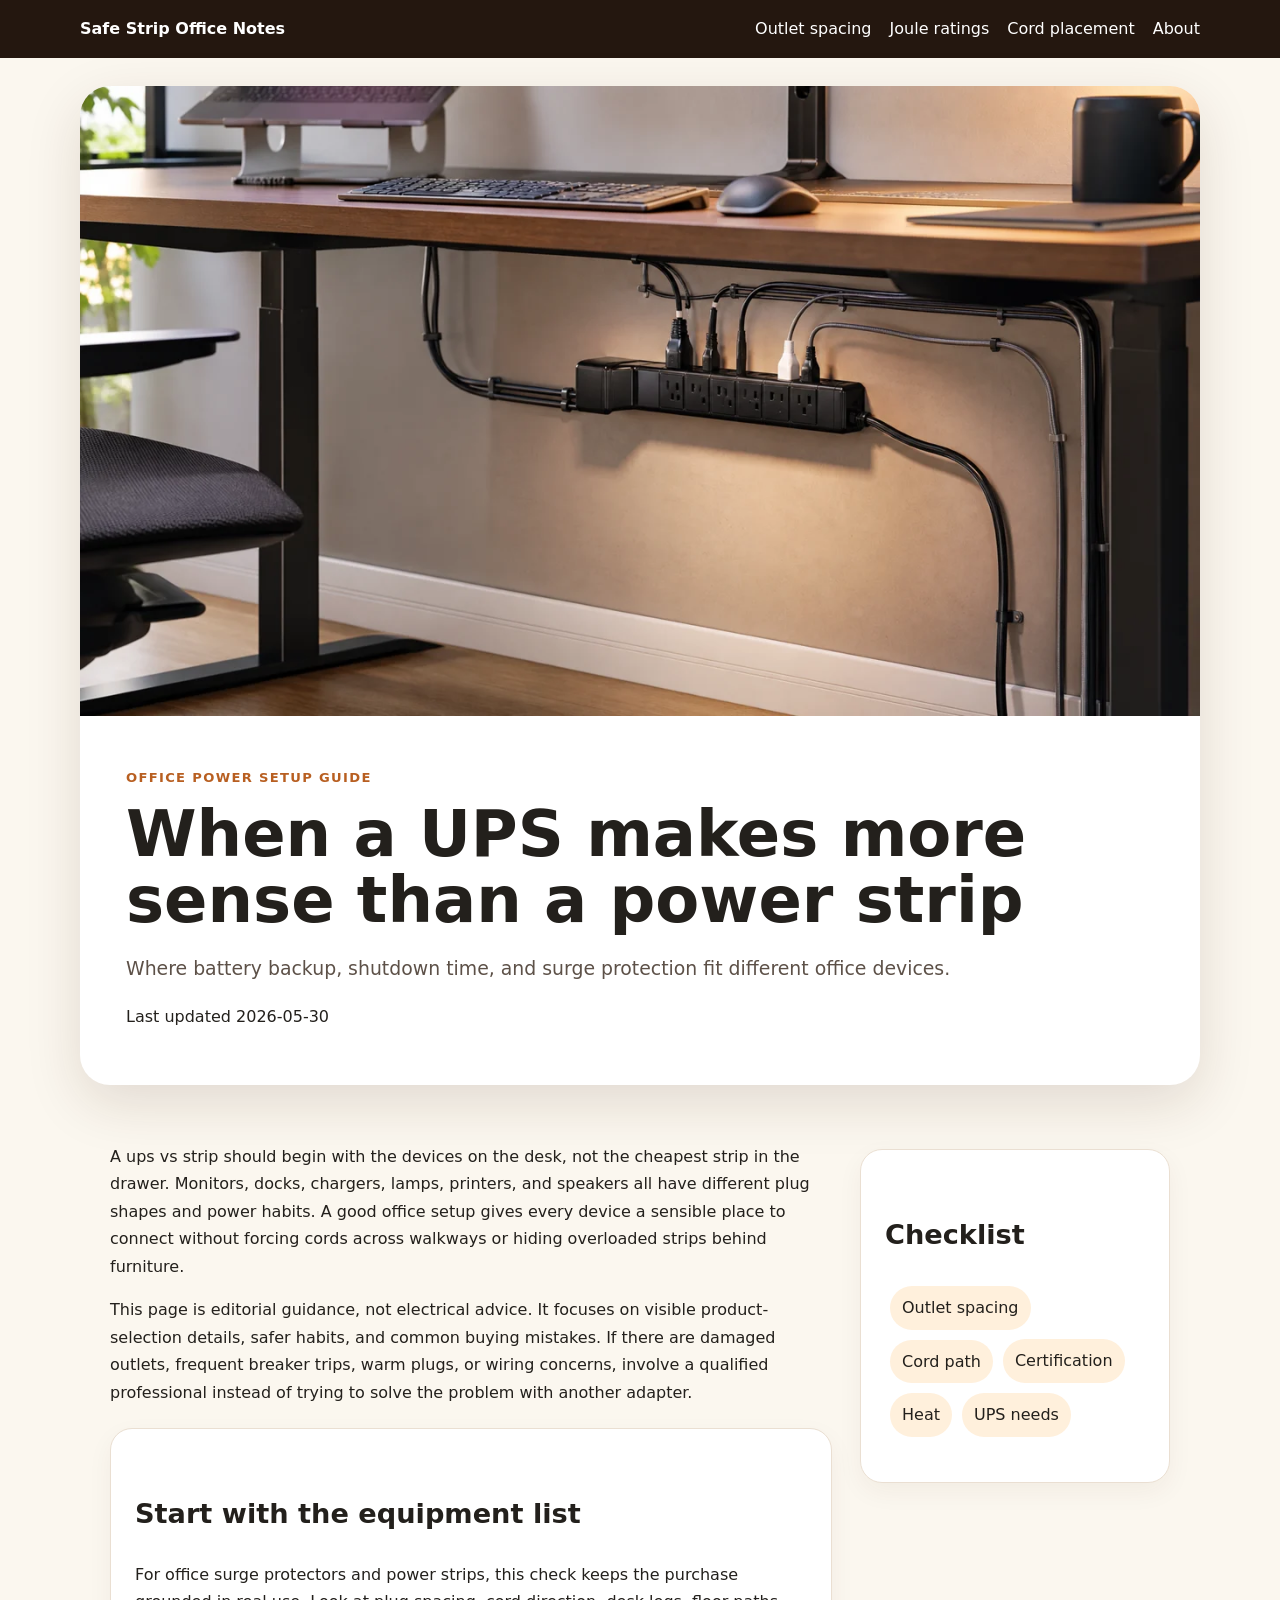
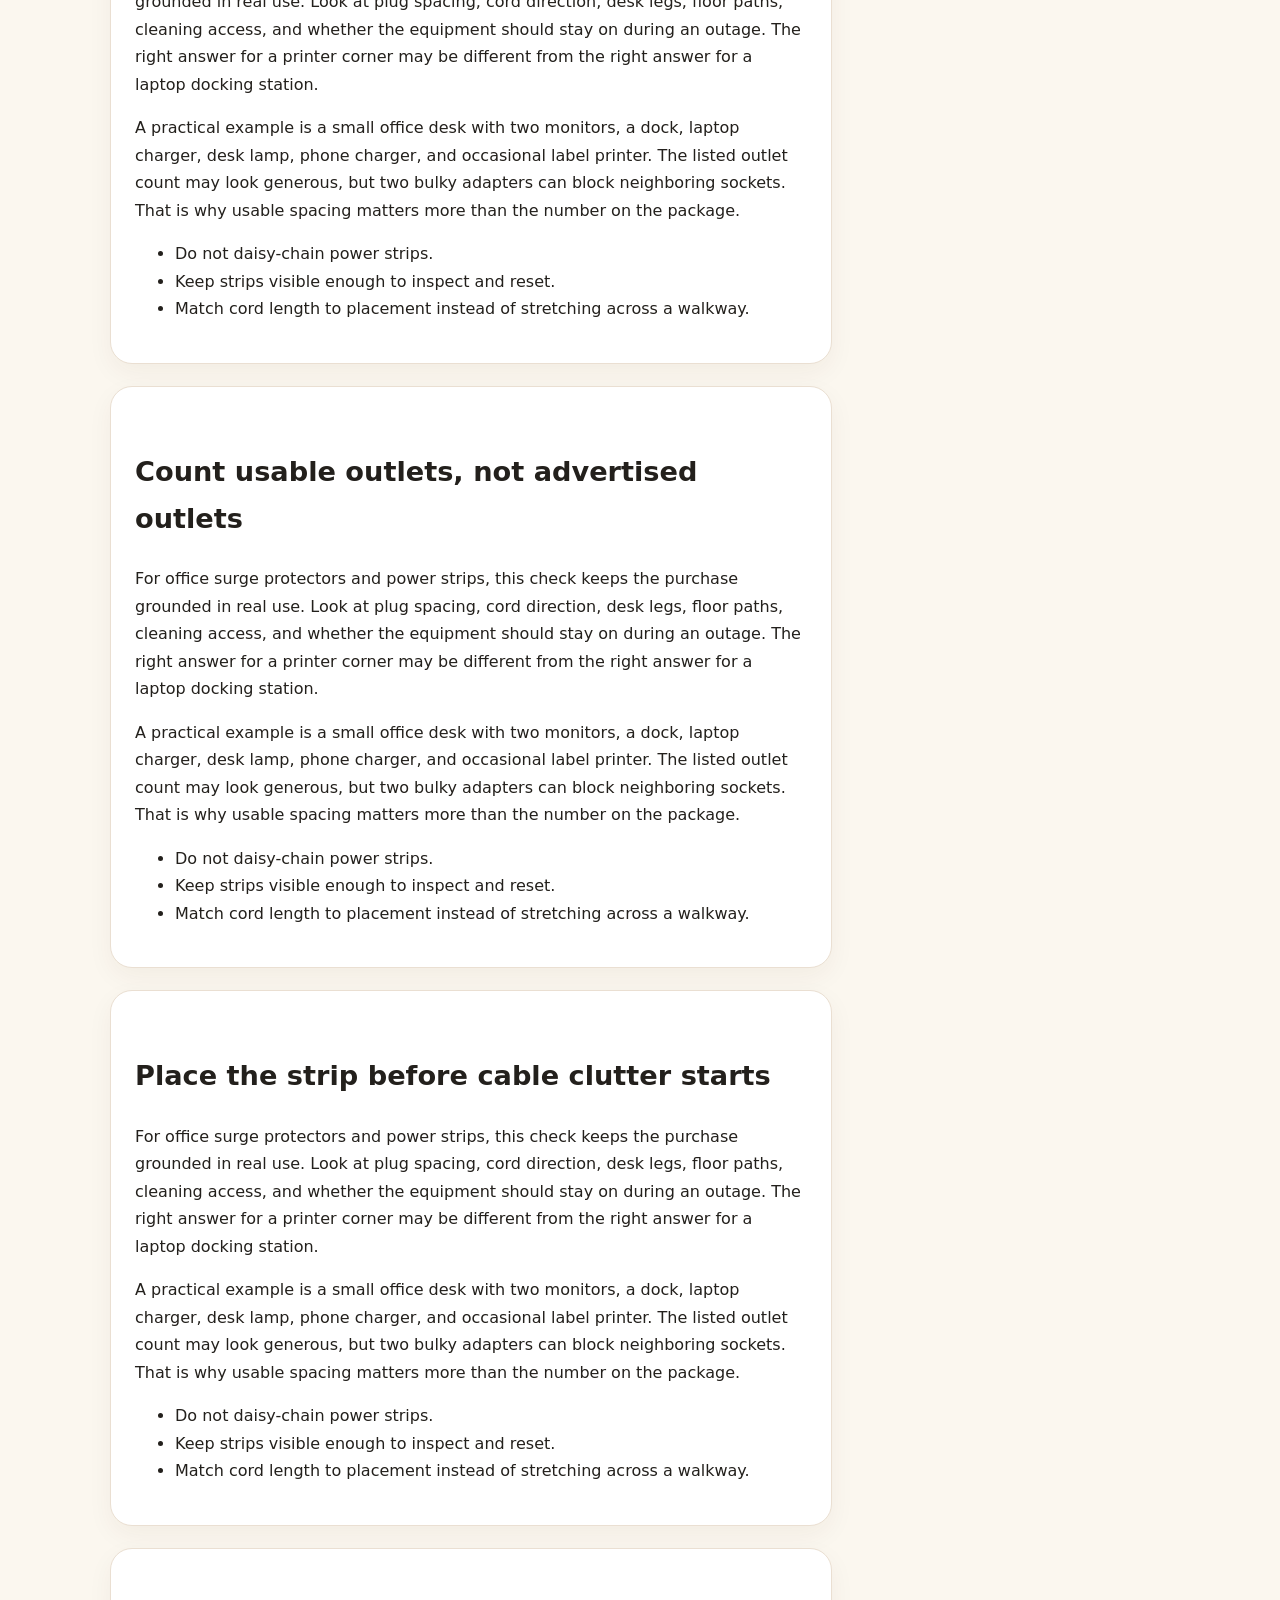
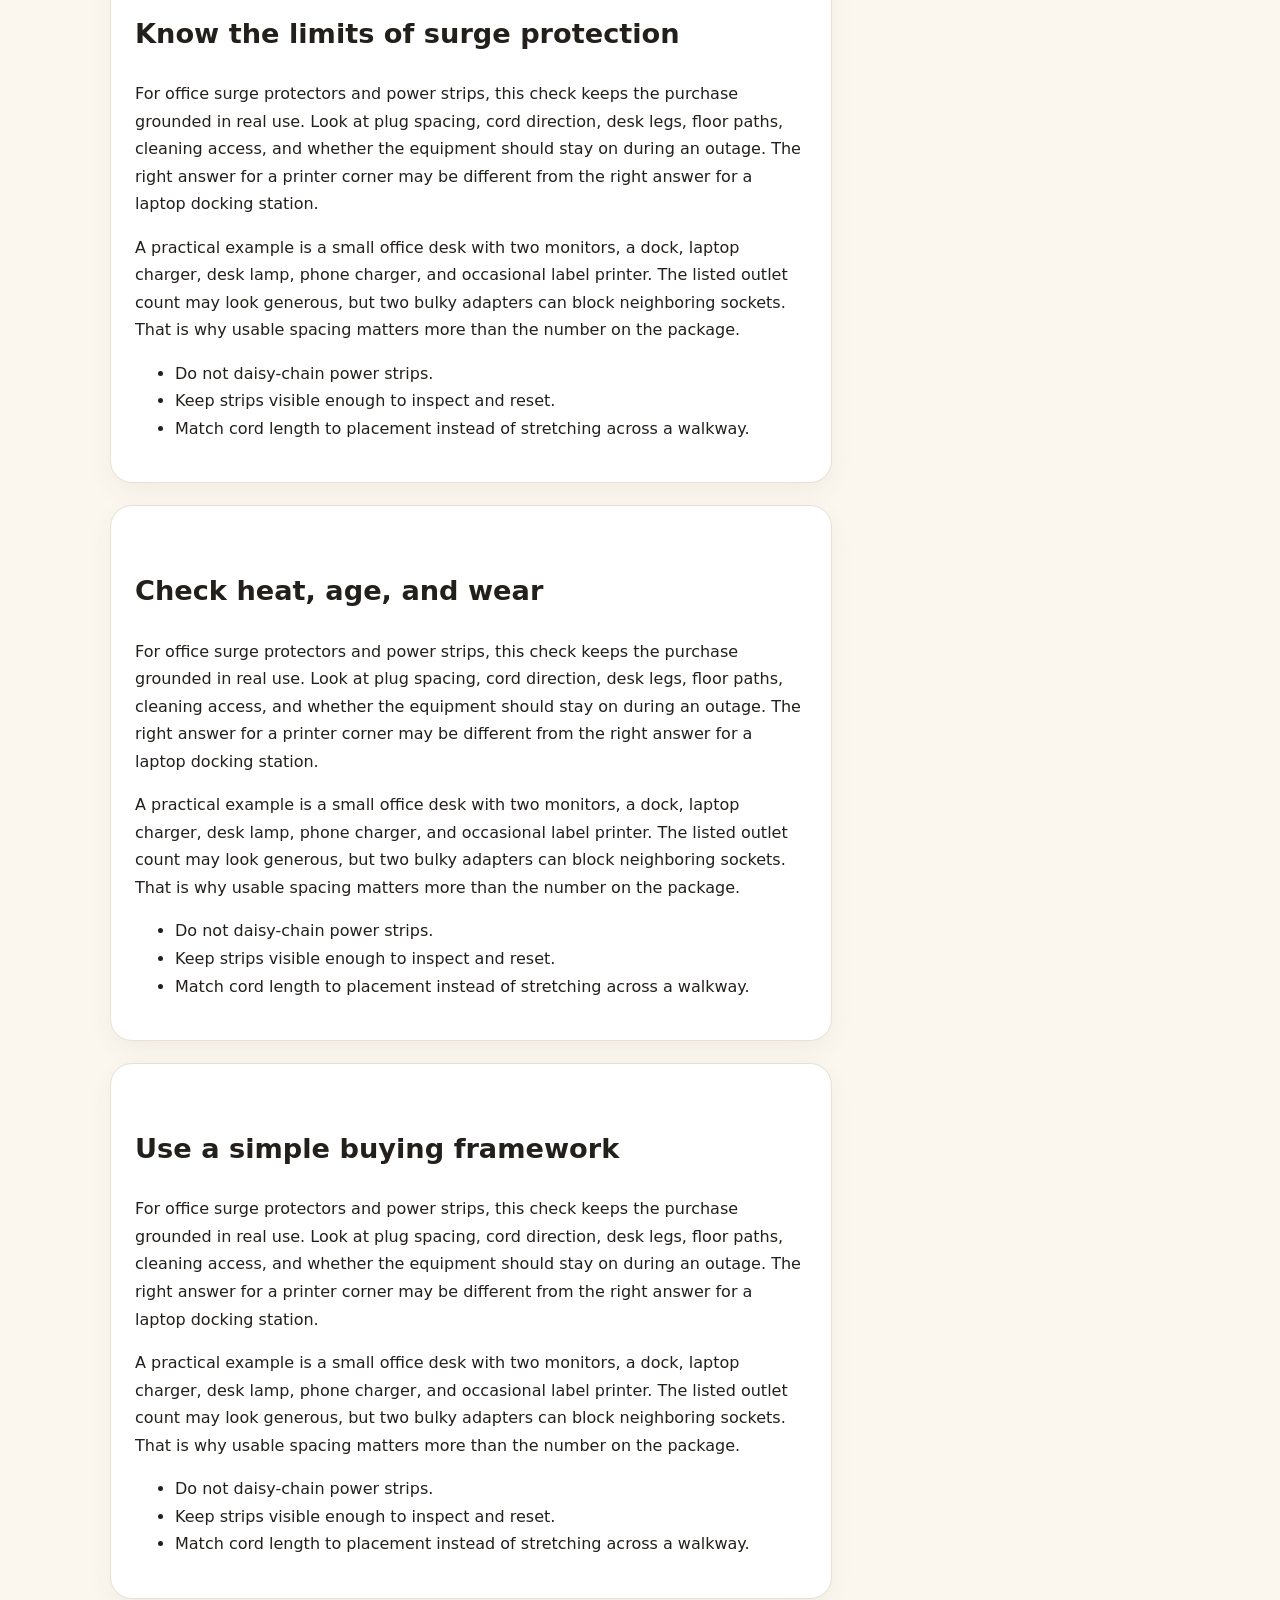
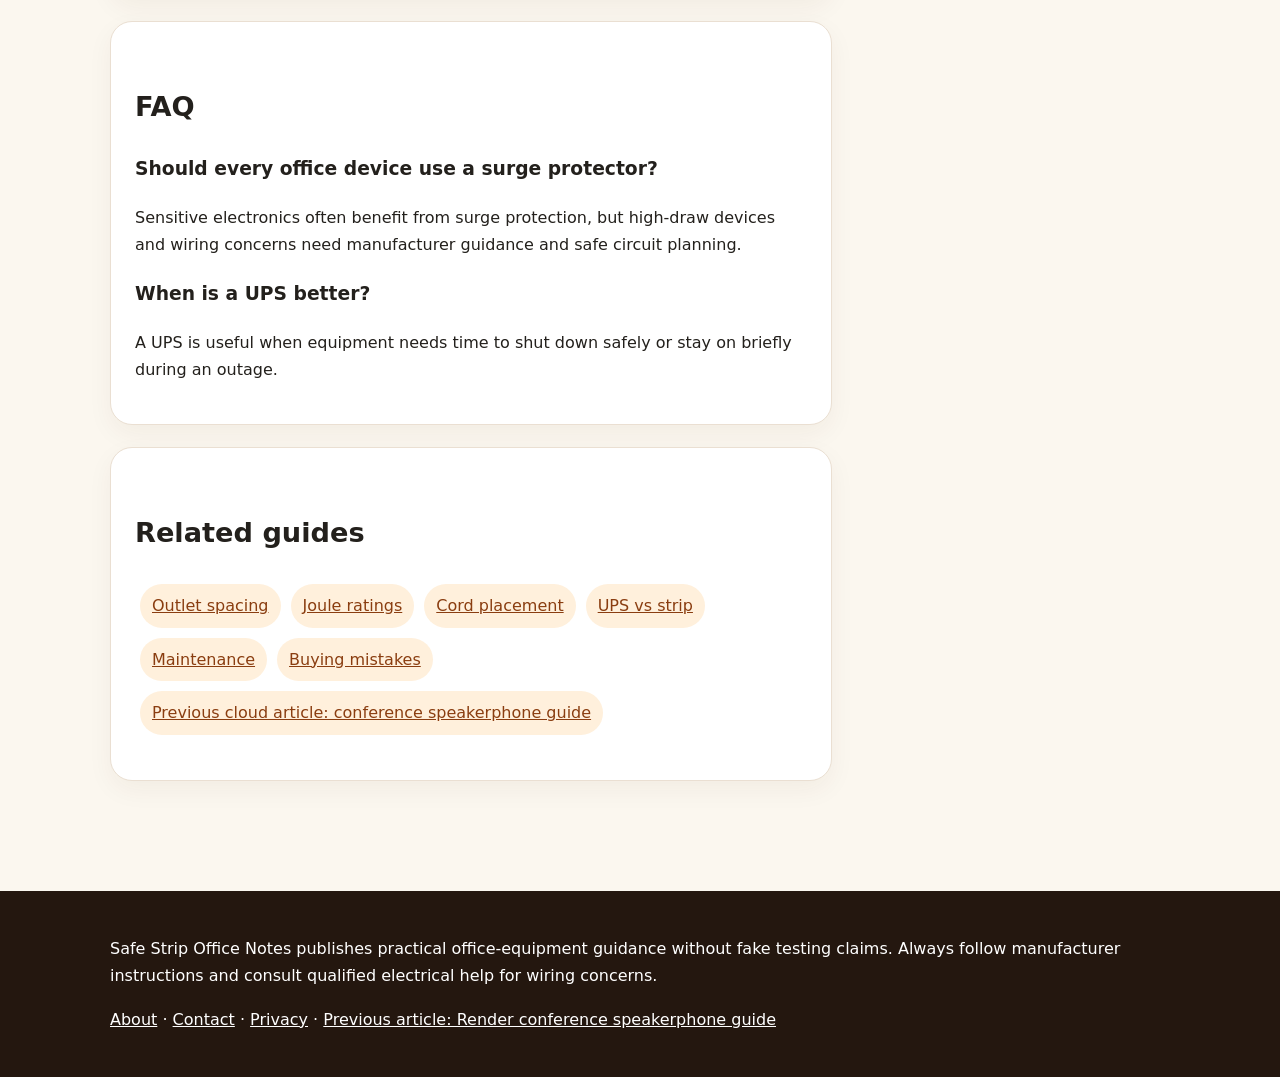
<file: ups-vs-strip/index.html>
<!doctype html><html lang="en"><head><meta charset="utf-8"><meta name="viewport" content="width=device-width,initial-scale=1"><title>UPS vs strip | Safe Strip Office Notes</title><meta name="description" content="Where battery backup, shutdown time, and surge protection fit different office devices."><link rel="canonical" href="https://armaragex.github.io/ls-surge-protectors/ups-vs-strip/"><meta name="robots" content="index,follow,max-image-preview:large"><meta property="og:image" content="https://armaragex.github.io/ls-surge-protectors/assets/surge-protector-office-cable-setup.webp"><link rel="stylesheet" href="https://armaragex.github.io/ls-surge-protectors/assets/style.css"><script type="application/ld+json">{"@context": "https://schema.org", "@graph": [{"@type": "Organization", "name": "Safe Strip Office Notes", "url": "https://armaragex.github.io/ls-surge-protectors/"}, {"@type": "Article", "headline": "UPS vs strip | Safe Strip Office Notes", "description": "Where battery backup, shutdown time, and surge protection fit different office devices.", "image": "https://armaragex.github.io/ls-surge-protectors/assets/surge-protector-office-cable-setup.webp", "author": {"@type": "Organization", "name": "Safe Strip Office Notes"}, "dateModified": "2026-05-30", "mainEntityOfPage": "https://armaragex.github.io/ls-surge-protectors/ups-vs-strip/"}, {"@type": "FAQPage", "mainEntity": [{"@type": "Question", "name": "How should an office compare surge protectors?", "acceptedAnswer": {"@type": "Answer", "text": "Compare outlet spacing, cord length, protection rating, safety certification, placement, and whether the equipment needs battery backup instead."}}, {"@type": "Question", "name": "Can a power strip replace safe wiring?", "acceptedAnswer": {"@type": "Answer", "text": "No. A power strip is not a fix for overloaded circuits, damaged outlets, or unsafe wiring."}}]}]}</script></head><body><div class="top"><nav class="nav"><a class="brand" href="https://armaragex.github.io/ls-surge-protectors/">Safe Strip Office Notes</a><a href="https://armaragex.github.io/ls-surge-protectors/outlet-spacing/">Outlet spacing</a><a href="https://armaragex.github.io/ls-surge-protectors/joule-ratings/">Joule ratings</a><a href="https://armaragex.github.io/ls-surge-protectors/cord-placement/">Cord placement</a><a href="https://armaragex.github.io/ls-surge-protectors/about.html">About</a></nav></div><section class="hero"><img src="https://armaragex.github.io/ls-surge-protectors/assets/surge-protector-office-cable-setup.webp" alt="Surge protector power strip under an office desk with neatly routed equipment cables"><div class="copy"><p class="kicker">Office power setup guide</p><h1>When a UPS makes more sense than a power strip</h1><p class="dek">Where battery backup, shutdown time, and surge protection fit different office devices.</p><p>Last updated 2026-05-30</p></div></section><main class="wrap grid"><article><p>A ups vs strip should begin with the devices on the desk, not the cheapest strip in the drawer. Monitors, docks, chargers, lamps, printers, and speakers all have different plug shapes and power habits. A good office setup gives every device a sensible place to connect without forcing cords across walkways or hiding overloaded strips behind furniture.</p><p>This page is editorial guidance, not electrical advice. It focuses on visible product-selection details, safer habits, and common buying mistakes. If there are damaged outlets, frequent breaker trips, warm plugs, or wiring concerns, involve a qualified professional instead of trying to solve the problem with another adapter.</p><section class="card"><h2>Start with the equipment list</h2><p>For office surge protectors and power strips, this check keeps the purchase grounded in real use. Look at plug spacing, cord direction, desk legs, floor paths, cleaning access, and whether the equipment should stay on during an outage. The right answer for a printer corner may be different from the right answer for a laptop docking station.</p><p>A practical example is a small office desk with two monitors, a dock, laptop charger, desk lamp, phone charger, and occasional label printer. The listed outlet count may look generous, but two bulky adapters can block neighboring sockets. That is why usable spacing matters more than the number on the package.</p><ul><li>Do not daisy-chain power strips.</li><li>Keep strips visible enough to inspect and reset.</li><li>Match cord length to placement instead of stretching across a walkway.</li></ul></section><section class="card"><h2>Count usable outlets, not advertised outlets</h2><p>For office surge protectors and power strips, this check keeps the purchase grounded in real use. Look at plug spacing, cord direction, desk legs, floor paths, cleaning access, and whether the equipment should stay on during an outage. The right answer for a printer corner may be different from the right answer for a laptop docking station.</p><p>A practical example is a small office desk with two monitors, a dock, laptop charger, desk lamp, phone charger, and occasional label printer. The listed outlet count may look generous, but two bulky adapters can block neighboring sockets. That is why usable spacing matters more than the number on the package.</p><ul><li>Do not daisy-chain power strips.</li><li>Keep strips visible enough to inspect and reset.</li><li>Match cord length to placement instead of stretching across a walkway.</li></ul></section><section class="card"><h2>Place the strip before cable clutter starts</h2><p>For office surge protectors and power strips, this check keeps the purchase grounded in real use. Look at plug spacing, cord direction, desk legs, floor paths, cleaning access, and whether the equipment should stay on during an outage. The right answer for a printer corner may be different from the right answer for a laptop docking station.</p><p>A practical example is a small office desk with two monitors, a dock, laptop charger, desk lamp, phone charger, and occasional label printer. The listed outlet count may look generous, but two bulky adapters can block neighboring sockets. That is why usable spacing matters more than the number on the package.</p><ul><li>Do not daisy-chain power strips.</li><li>Keep strips visible enough to inspect and reset.</li><li>Match cord length to placement instead of stretching across a walkway.</li></ul></section><section class="card"><h2>Know the limits of surge protection</h2><p>For office surge protectors and power strips, this check keeps the purchase grounded in real use. Look at plug spacing, cord direction, desk legs, floor paths, cleaning access, and whether the equipment should stay on during an outage. The right answer for a printer corner may be different from the right answer for a laptop docking station.</p><p>A practical example is a small office desk with two monitors, a dock, laptop charger, desk lamp, phone charger, and occasional label printer. The listed outlet count may look generous, but two bulky adapters can block neighboring sockets. That is why usable spacing matters more than the number on the package.</p><ul><li>Do not daisy-chain power strips.</li><li>Keep strips visible enough to inspect and reset.</li><li>Match cord length to placement instead of stretching across a walkway.</li></ul></section><section class="card"><h2>Check heat, age, and wear</h2><p>For office surge protectors and power strips, this check keeps the purchase grounded in real use. Look at plug spacing, cord direction, desk legs, floor paths, cleaning access, and whether the equipment should stay on during an outage. The right answer for a printer corner may be different from the right answer for a laptop docking station.</p><p>A practical example is a small office desk with two monitors, a dock, laptop charger, desk lamp, phone charger, and occasional label printer. The listed outlet count may look generous, but two bulky adapters can block neighboring sockets. That is why usable spacing matters more than the number on the package.</p><ul><li>Do not daisy-chain power strips.</li><li>Keep strips visible enough to inspect and reset.</li><li>Match cord length to placement instead of stretching across a walkway.</li></ul></section><section class="card"><h2>Use a simple buying framework</h2><p>For office surge protectors and power strips, this check keeps the purchase grounded in real use. Look at plug spacing, cord direction, desk legs, floor paths, cleaning access, and whether the equipment should stay on during an outage. The right answer for a printer corner may be different from the right answer for a laptop docking station.</p><p>A practical example is a small office desk with two monitors, a dock, laptop charger, desk lamp, phone charger, and occasional label printer. The listed outlet count may look generous, but two bulky adapters can block neighboring sockets. That is why usable spacing matters more than the number on the package.</p><ul><li>Do not daisy-chain power strips.</li><li>Keep strips visible enough to inspect and reset.</li><li>Match cord length to placement instead of stretching across a walkway.</li></ul></section><section class="faq"><h2>FAQ</h2><h3>Should every office device use a surge protector?</h3><p>Sensitive electronics often benefit from surge protection, but high-draw devices and wiring concerns need manufacturer guidance and safe circuit planning.</p><h3>When is a UPS better?</h3><p>A UPS is useful when equipment needs time to shut down safely or stay on briefly during an outage.</p></section><section class="note"><h2>Related guides</h2><p><a class="pill" href="https://armaragex.github.io/ls-surge-protectors/outlet-spacing/">Outlet spacing</a><a class="pill" href="https://armaragex.github.io/ls-surge-protectors/joule-ratings/">Joule ratings</a><a class="pill" href="https://armaragex.github.io/ls-surge-protectors/cord-placement/">Cord placement</a><a class="pill" href="https://armaragex.github.io/ls-surge-protectors/ups-vs-strip/">UPS vs strip</a><a class="pill" href="https://armaragex.github.io/ls-surge-protectors/maintenance/">Maintenance</a><a class="pill" href="https://armaragex.github.io/ls-surge-protectors/buying-mistakes/">Buying mistakes</a><a class="pill" href="https://ls-conference-speakerphones.onrender.com/">Previous cloud article: conference speakerphone guide</a></p></section></article><aside><div class="card toc"><h2>Checklist</h2><p><span class="pill">Outlet spacing</span><span class="pill">Cord path</span><span class="pill">Certification</span><span class="pill">Heat</span><span class="pill">UPS needs</span></p></div></aside></main><footer class="footer"><div class="wrap"><p>Safe Strip Office Notes publishes practical office-equipment guidance without fake testing claims. Always follow manufacturer instructions and consult qualified electrical help for wiring concerns.</p><p><a href="https://armaragex.github.io/ls-surge-protectors/about.html">About</a> · <a href="https://armaragex.github.io/ls-surge-protectors/contact.html">Contact</a> · <a href="https://armaragex.github.io/ls-surge-protectors/privacy-policy.html">Privacy</a> · <a href="https://ls-conference-speakerphones.onrender.com/">Previous article: Render conference speakerphone guide</a></p></div></footer></body></html>
</file>
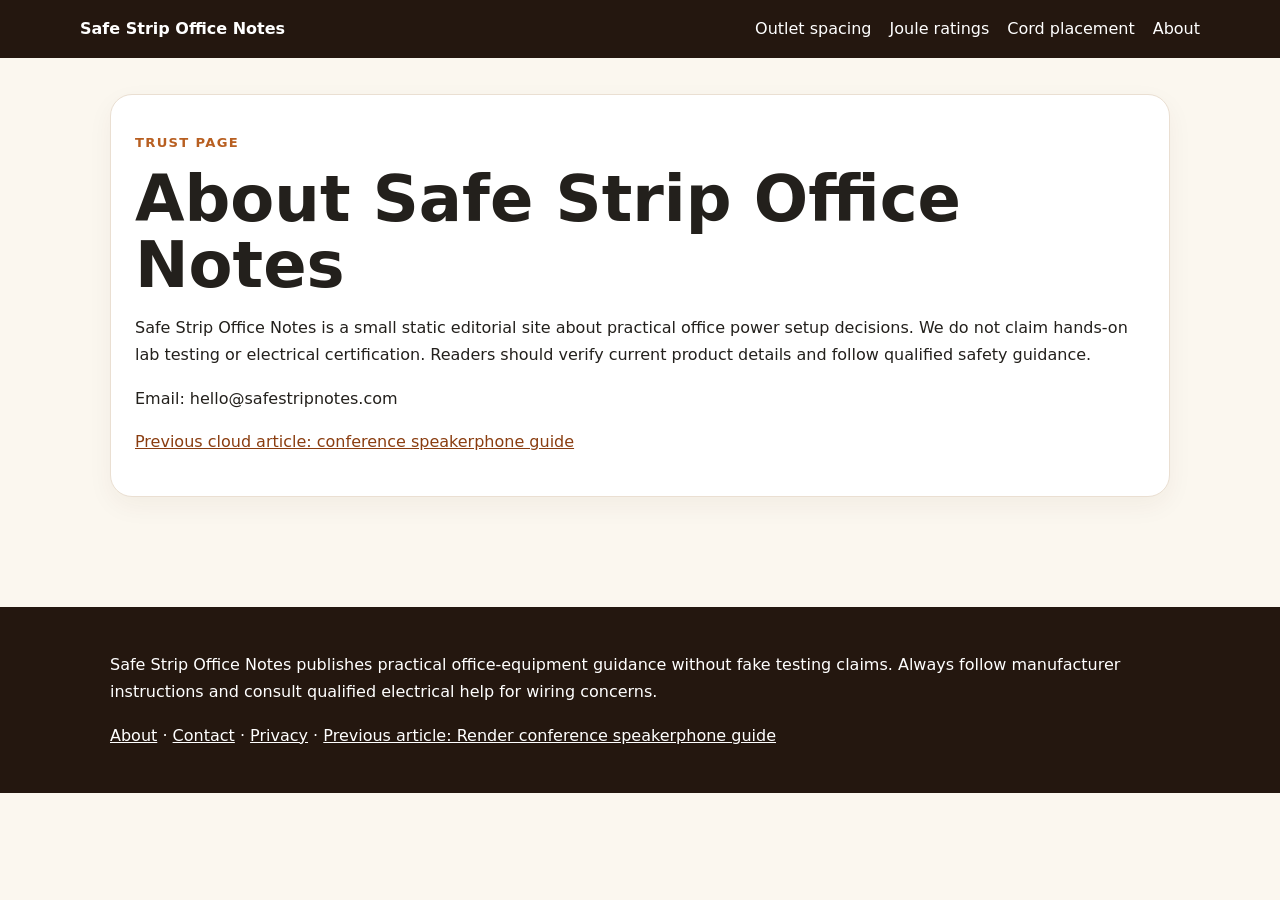
<file: about.html>
<!doctype html><html lang="en"><head><meta charset="utf-8"><meta name="viewport" content="width=device-width,initial-scale=1"><title>About Safe Strip Office Notes | Safe Strip Office Notes</title><meta name="description" content="Trust information for Safe Strip Office Notes"><link rel="canonical" href="https://armaragex.github.io/ls-surge-protectors/about.html"><meta name="robots" content="index,follow,max-image-preview:large"><meta property="og:image" content="https://armaragex.github.io/ls-surge-protectors/assets/surge-protector-office-cable-setup.webp"><link rel="stylesheet" href="https://armaragex.github.io/ls-surge-protectors/assets/style.css"><script type="application/ld+json">{"@context": "https://schema.org", "@graph": [{"@type": "Organization", "name": "Safe Strip Office Notes", "url": "https://armaragex.github.io/ls-surge-protectors/"}, {"@type": "Article", "headline": "About Safe Strip Office Notes | Safe Strip Office Notes", "description": "Trust information for Safe Strip Office Notes", "image": "https://armaragex.github.io/ls-surge-protectors/assets/surge-protector-office-cable-setup.webp", "author": {"@type": "Organization", "name": "Safe Strip Office Notes"}, "dateModified": "2026-05-30", "mainEntityOfPage": "https://armaragex.github.io/ls-surge-protectors/about.html"}, {"@type": "FAQPage", "mainEntity": [{"@type": "Question", "name": "How should an office compare surge protectors?", "acceptedAnswer": {"@type": "Answer", "text": "Compare outlet spacing, cord length, protection rating, safety certification, placement, and whether the equipment needs battery backup instead."}}, {"@type": "Question", "name": "Can a power strip replace safe wiring?", "acceptedAnswer": {"@type": "Answer", "text": "No. A power strip is not a fix for overloaded circuits, damaged outlets, or unsafe wiring."}}]}]}</script></head><body><div class="top"><nav class="nav"><a class="brand" href="https://armaragex.github.io/ls-surge-protectors/">Safe Strip Office Notes</a><a href="https://armaragex.github.io/ls-surge-protectors/outlet-spacing/">Outlet spacing</a><a href="https://armaragex.github.io/ls-surge-protectors/joule-ratings/">Joule ratings</a><a href="https://armaragex.github.io/ls-surge-protectors/cord-placement/">Cord placement</a><a href="https://armaragex.github.io/ls-surge-protectors/about.html">About</a></nav></div><main class="wrap"><section class="trust"><p class="kicker">Trust page</p><h1>About Safe Strip Office Notes</h1><p>Safe Strip Office Notes is a small static editorial site about practical office power setup decisions. We do not claim hands-on lab testing or electrical certification. Readers should verify current product details and follow qualified safety guidance.</p><p>Email: hello@safestripnotes.com</p><p><a href="https://ls-conference-speakerphones.onrender.com/">Previous cloud article: conference speakerphone guide</a></p></section></main><footer class="footer"><div class="wrap"><p>Safe Strip Office Notes publishes practical office-equipment guidance without fake testing claims. Always follow manufacturer instructions and consult qualified electrical help for wiring concerns.</p><p><a href="https://armaragex.github.io/ls-surge-protectors/about.html">About</a> · <a href="https://armaragex.github.io/ls-surge-protectors/contact.html">Contact</a> · <a href="https://armaragex.github.io/ls-surge-protectors/privacy-policy.html">Privacy</a> · <a href="https://ls-conference-speakerphones.onrender.com/">Previous article: Render conference speakerphone guide</a></p></div></footer></body></html>
</file>
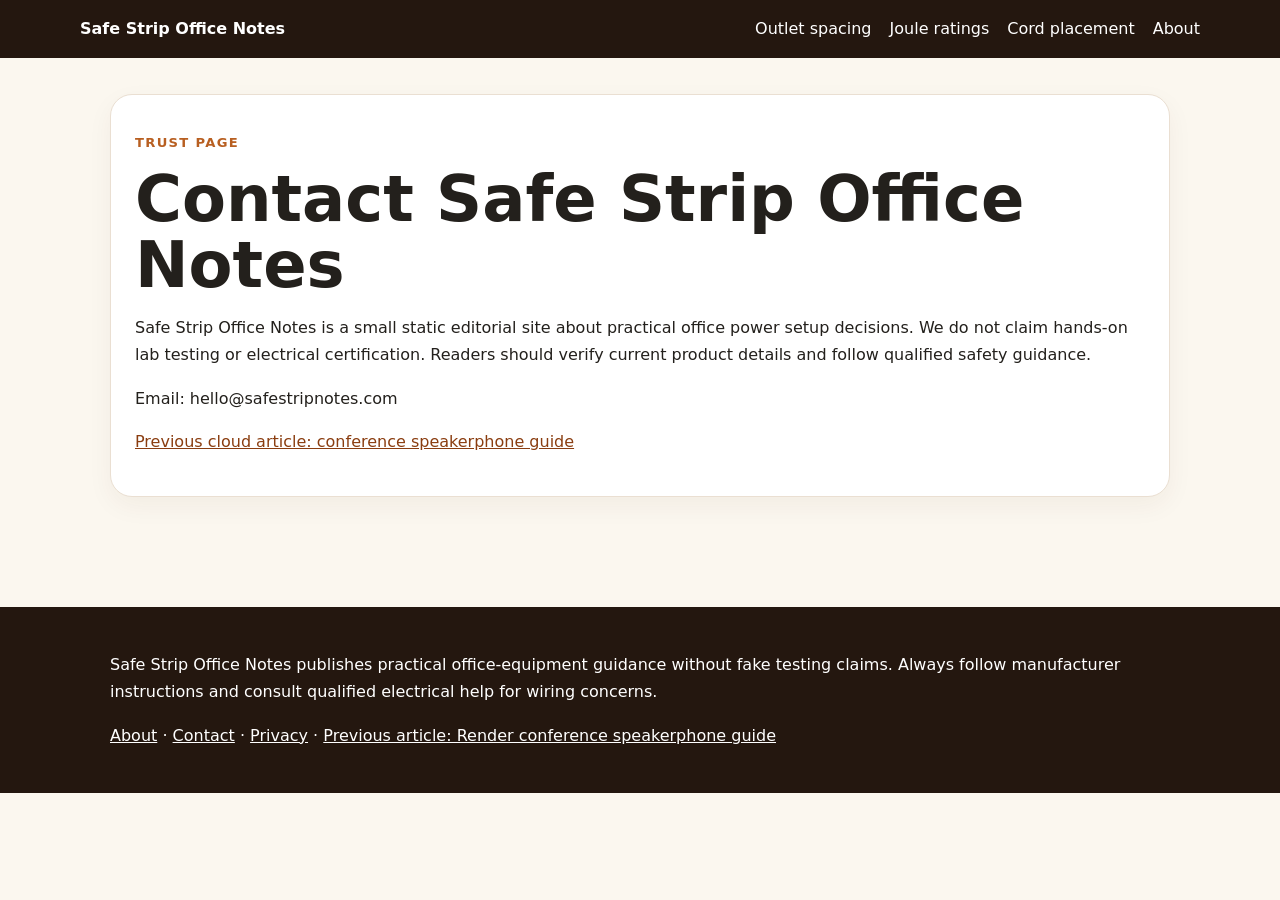
<file: contact.html>
<!doctype html><html lang="en"><head><meta charset="utf-8"><meta name="viewport" content="width=device-width,initial-scale=1"><title>Contact Safe Strip Office Notes | Safe Strip Office Notes</title><meta name="description" content="Trust information for Safe Strip Office Notes"><link rel="canonical" href="https://armaragex.github.io/ls-surge-protectors/contact.html"><meta name="robots" content="index,follow,max-image-preview:large"><meta property="og:image" content="https://armaragex.github.io/ls-surge-protectors/assets/surge-protector-office-cable-setup.webp"><link rel="stylesheet" href="https://armaragex.github.io/ls-surge-protectors/assets/style.css"><script type="application/ld+json">{"@context": "https://schema.org", "@graph": [{"@type": "Organization", "name": "Safe Strip Office Notes", "url": "https://armaragex.github.io/ls-surge-protectors/"}, {"@type": "Article", "headline": "Contact Safe Strip Office Notes | Safe Strip Office Notes", "description": "Trust information for Safe Strip Office Notes", "image": "https://armaragex.github.io/ls-surge-protectors/assets/surge-protector-office-cable-setup.webp", "author": {"@type": "Organization", "name": "Safe Strip Office Notes"}, "dateModified": "2026-05-30", "mainEntityOfPage": "https://armaragex.github.io/ls-surge-protectors/contact.html"}, {"@type": "FAQPage", "mainEntity": [{"@type": "Question", "name": "How should an office compare surge protectors?", "acceptedAnswer": {"@type": "Answer", "text": "Compare outlet spacing, cord length, protection rating, safety certification, placement, and whether the equipment needs battery backup instead."}}, {"@type": "Question", "name": "Can a power strip replace safe wiring?", "acceptedAnswer": {"@type": "Answer", "text": "No. A power strip is not a fix for overloaded circuits, damaged outlets, or unsafe wiring."}}]}]}</script></head><body><div class="top"><nav class="nav"><a class="brand" href="https://armaragex.github.io/ls-surge-protectors/">Safe Strip Office Notes</a><a href="https://armaragex.github.io/ls-surge-protectors/outlet-spacing/">Outlet spacing</a><a href="https://armaragex.github.io/ls-surge-protectors/joule-ratings/">Joule ratings</a><a href="https://armaragex.github.io/ls-surge-protectors/cord-placement/">Cord placement</a><a href="https://armaragex.github.io/ls-surge-protectors/about.html">About</a></nav></div><main class="wrap"><section class="trust"><p class="kicker">Trust page</p><h1>Contact Safe Strip Office Notes</h1><p>Safe Strip Office Notes is a small static editorial site about practical office power setup decisions. We do not claim hands-on lab testing or electrical certification. Readers should verify current product details and follow qualified safety guidance.</p><p>Email: hello@safestripnotes.com</p><p><a href="https://ls-conference-speakerphones.onrender.com/">Previous cloud article: conference speakerphone guide</a></p></section></main><footer class="footer"><div class="wrap"><p>Safe Strip Office Notes publishes practical office-equipment guidance without fake testing claims. Always follow manufacturer instructions and consult qualified electrical help for wiring concerns.</p><p><a href="https://armaragex.github.io/ls-surge-protectors/about.html">About</a> · <a href="https://armaragex.github.io/ls-surge-protectors/contact.html">Contact</a> · <a href="https://armaragex.github.io/ls-surge-protectors/privacy-policy.html">Privacy</a> · <a href="https://ls-conference-speakerphones.onrender.com/">Previous article: Render conference speakerphone guide</a></p></div></footer></body></html>
</file>
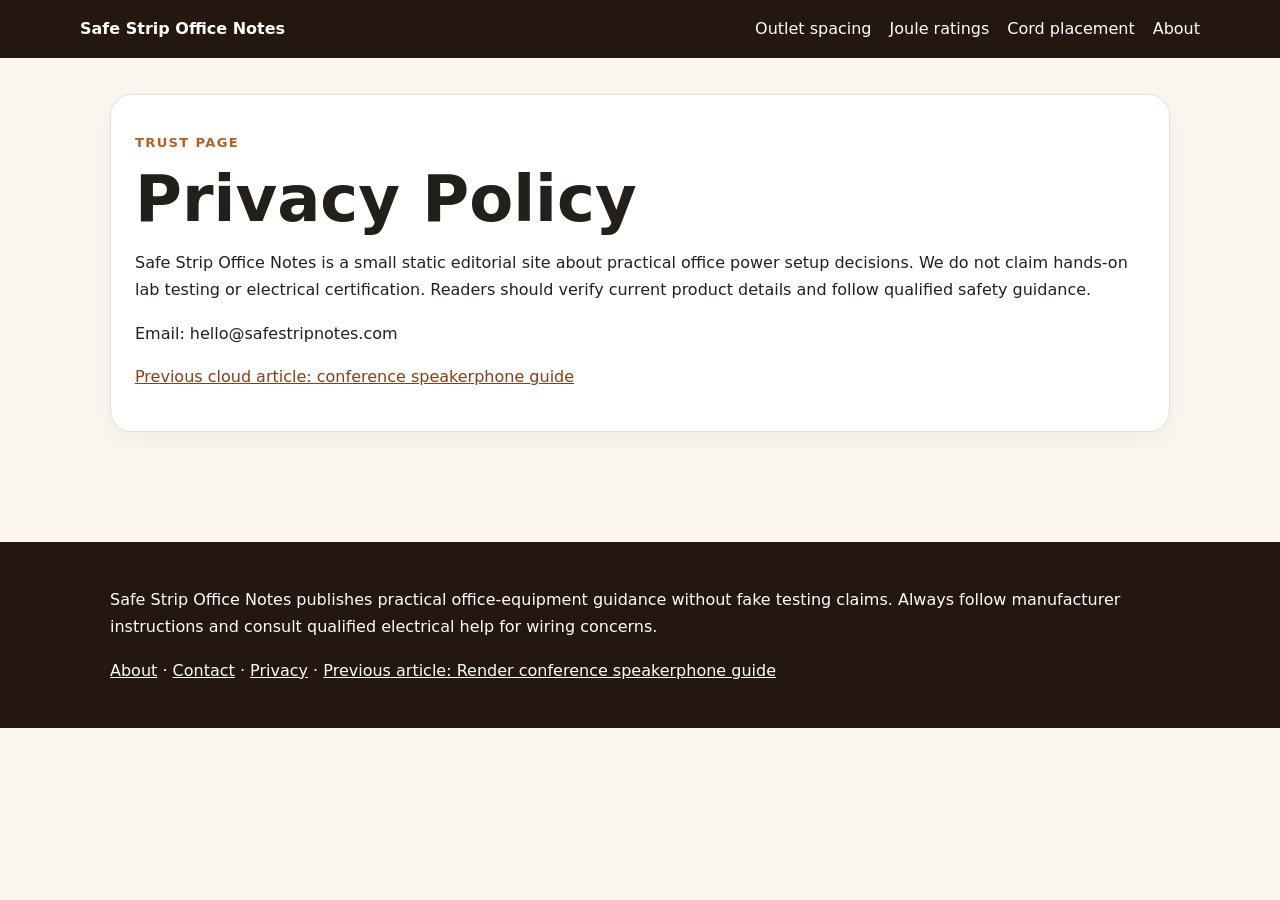
<file: privacy-policy.html>
<!doctype html><html lang="en"><head><meta charset="utf-8"><meta name="viewport" content="width=device-width,initial-scale=1"><title>Privacy Policy | Safe Strip Office Notes</title><meta name="description" content="Trust information for Safe Strip Office Notes"><link rel="canonical" href="https://armaragex.github.io/ls-surge-protectors/privacy-policy.html"><meta name="robots" content="index,follow,max-image-preview:large"><meta property="og:image" content="https://armaragex.github.io/ls-surge-protectors/assets/surge-protector-office-cable-setup.webp"><link rel="stylesheet" href="https://armaragex.github.io/ls-surge-protectors/assets/style.css"><script type="application/ld+json">{"@context": "https://schema.org", "@graph": [{"@type": "Organization", "name": "Safe Strip Office Notes", "url": "https://armaragex.github.io/ls-surge-protectors/"}, {"@type": "Article", "headline": "Privacy Policy | Safe Strip Office Notes", "description": "Trust information for Safe Strip Office Notes", "image": "https://armaragex.github.io/ls-surge-protectors/assets/surge-protector-office-cable-setup.webp", "author": {"@type": "Organization", "name": "Safe Strip Office Notes"}, "dateModified": "2026-05-30", "mainEntityOfPage": "https://armaragex.github.io/ls-surge-protectors/privacy-policy.html"}, {"@type": "FAQPage", "mainEntity": [{"@type": "Question", "name": "How should an office compare surge protectors?", "acceptedAnswer": {"@type": "Answer", "text": "Compare outlet spacing, cord length, protection rating, safety certification, placement, and whether the equipment needs battery backup instead."}}, {"@type": "Question", "name": "Can a power strip replace safe wiring?", "acceptedAnswer": {"@type": "Answer", "text": "No. A power strip is not a fix for overloaded circuits, damaged outlets, or unsafe wiring."}}]}]}</script></head><body><div class="top"><nav class="nav"><a class="brand" href="https://armaragex.github.io/ls-surge-protectors/">Safe Strip Office Notes</a><a href="https://armaragex.github.io/ls-surge-protectors/outlet-spacing/">Outlet spacing</a><a href="https://armaragex.github.io/ls-surge-protectors/joule-ratings/">Joule ratings</a><a href="https://armaragex.github.io/ls-surge-protectors/cord-placement/">Cord placement</a><a href="https://armaragex.github.io/ls-surge-protectors/about.html">About</a></nav></div><main class="wrap"><section class="trust"><p class="kicker">Trust page</p><h1>Privacy Policy</h1><p>Safe Strip Office Notes is a small static editorial site about practical office power setup decisions. We do not claim hands-on lab testing or electrical certification. Readers should verify current product details and follow qualified safety guidance.</p><p>Email: hello@safestripnotes.com</p><p><a href="https://ls-conference-speakerphones.onrender.com/">Previous cloud article: conference speakerphone guide</a></p></section></main><footer class="footer"><div class="wrap"><p>Safe Strip Office Notes publishes practical office-equipment guidance without fake testing claims. Always follow manufacturer instructions and consult qualified electrical help for wiring concerns.</p><p><a href="https://armaragex.github.io/ls-surge-protectors/about.html">About</a> · <a href="https://armaragex.github.io/ls-surge-protectors/contact.html">Contact</a> · <a href="https://armaragex.github.io/ls-surge-protectors/privacy-policy.html">Privacy</a> · <a href="https://ls-conference-speakerphones.onrender.com/">Previous article: Render conference speakerphone guide</a></p></div></footer></body></html>
</file>
